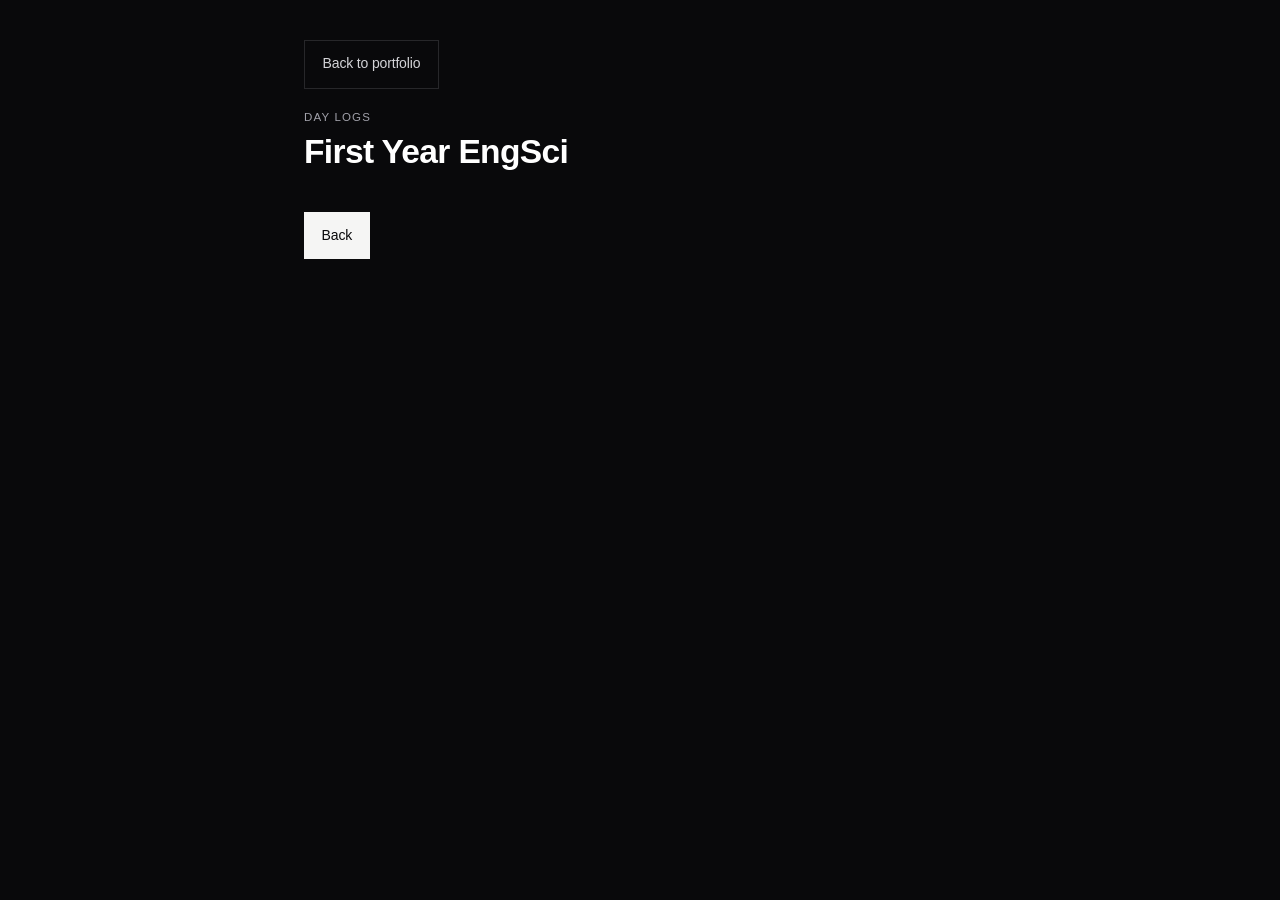
<file: first-year-engsci.html>
<!DOCTYPE html>
<html lang="en">
  <head>
    <meta charset="UTF-8" />
    <meta
      name="description"
      content="First Year EngSci: overview and notes from Year 1 in Engineering Science at UofT."
    />
    <meta name="viewport" content="width=device-width, initial-scale=1.0" />
    <link rel="icon" href="favicon.svg" type="image/svg+xml" />
    <link rel="icon" href="favicon-512.png" type="image/png" sizes="512x512" />
    <link rel="apple-touch-icon" href="apple-touch-icon.png" />
    <meta name="theme-color" content="#09090b" />
    <title>First Year EngSci | Junye</title>
    <link rel="stylesheet" href="styles.css" />
  </head>
  <body>
    <main class="project-page portfolio-page">
      <header class="portfolio-hero">
        <a class="back-link back-link-ghost" href="index.html">Back to portfolio</a>

        <p class="project-kicker">Day Logs</p>
        <h1 class="project-page-title">First Year EngSci</h1>
      </header>

      <a class="back-link" href="index.html">Back</a>
    </main>
  </body>
</html>
</file>
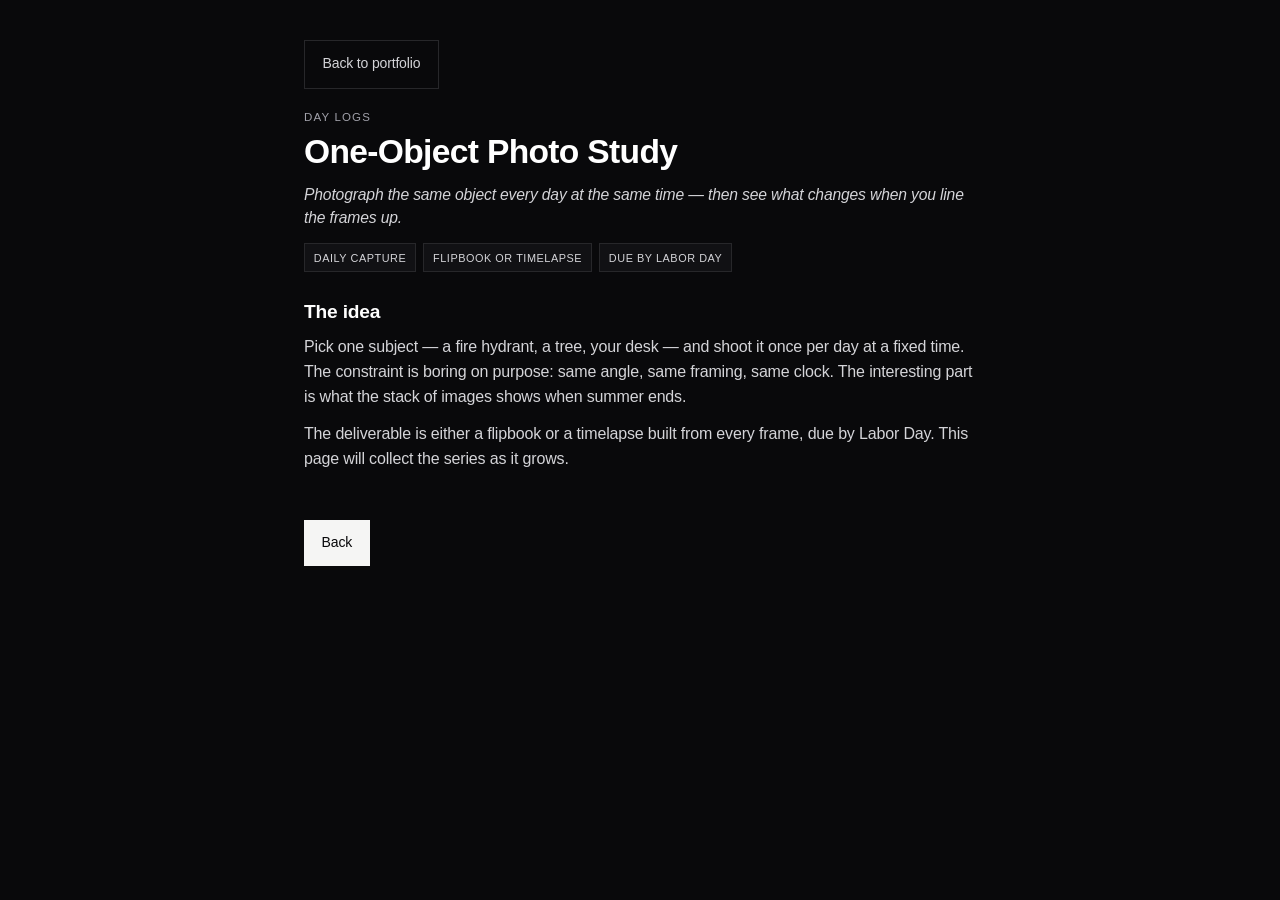
<file: one-object-photo-study.html>
<!DOCTYPE html>
<html lang="en">
  <head>
    <meta charset="UTF-8" />
    <meta
      name="description"
      content="One-Object Photo Study: daily photos of the same subject, compiled into a flipbook or timelapse by Labor Day."
    />
    <meta name="viewport" content="width=device-width, initial-scale=1.0" />
    <link rel="icon" href="favicon.svg" type="image/svg+xml" />
    <link rel="icon" href="favicon-512.png" type="image/png" sizes="512x512" />
    <link rel="apple-touch-icon" href="apple-touch-icon.png" />
    <meta name="theme-color" content="#09090b" />
    <title>One-Object Photo Study | Junye</title>
    <link rel="stylesheet" href="styles.css" />
  </head>
  <body>
    <main class="project-page portfolio-page">
      <header class="portfolio-hero">
        <a class="back-link back-link-ghost" href="index.html">Back to portfolio</a>

        <p class="project-kicker">Day Logs</p>
        <h1 class="project-page-title">One-Object Photo Study</h1>

        <p class="project-caption">
          <i>
            Photograph the same object every day at the same time — then see what
            changes when you line the frames up.
          </i>
        </p>

        <div class="project-facts">
          <span class="fact-pill">Daily capture</span>
          <span class="fact-pill">Flipbook or timelapse</span>
          <span class="fact-pill">Due by Labor Day</span>
        </div>
      </header>

      <section class="project-copy" id="overview">
        <h2 class="project-section-title">The idea</h2>

        <p>
          Pick one subject — a fire hydrant, a tree, your desk — and shoot it once
          per day at a fixed time. The constraint is boring on purpose: same angle,
          same framing, same clock. The interesting part is what the stack of
          images shows when summer ends.
        </p>

        <p>
          The deliverable is either a flipbook or a timelapse built from every
          frame, due by Labor Day. This page will collect the series as it grows.
        </p>
      </section>

      <a class="back-link" href="index.html">Back</a>
    </main>
  </body>
</html>
</file>
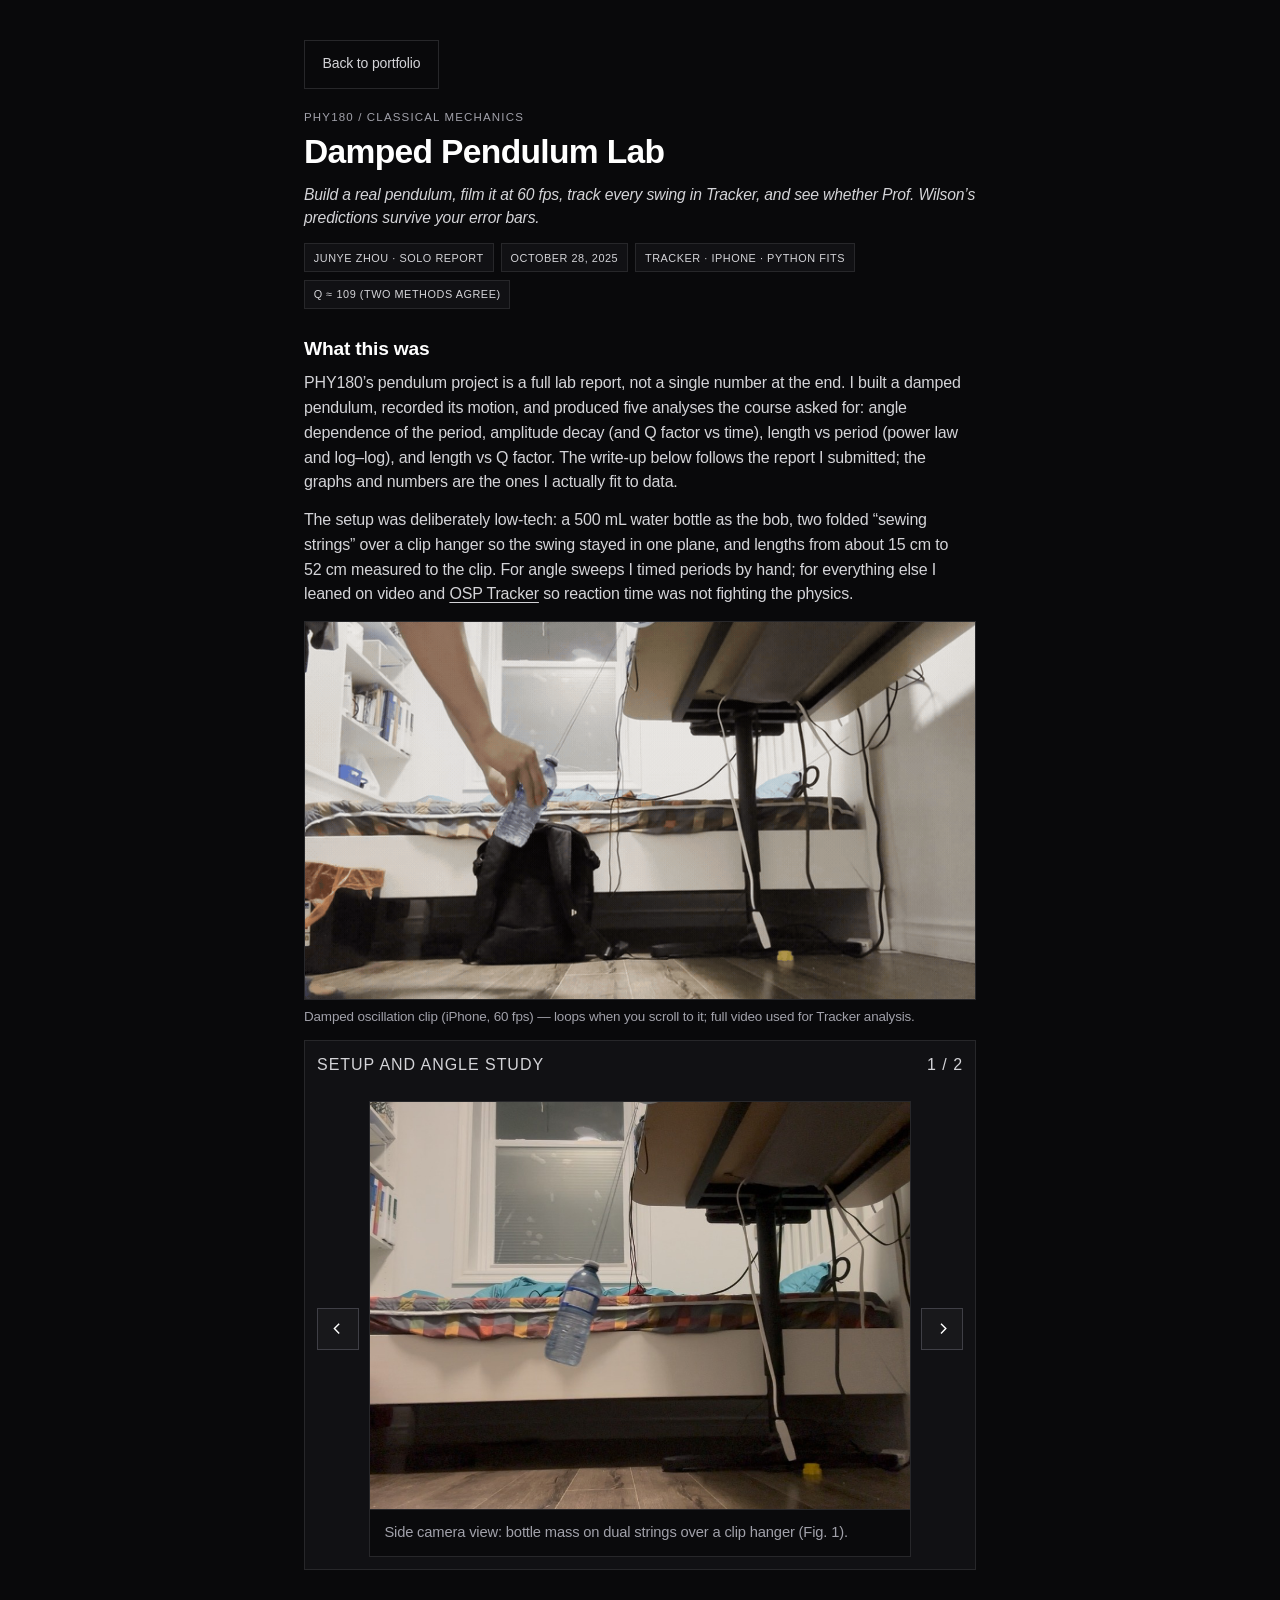
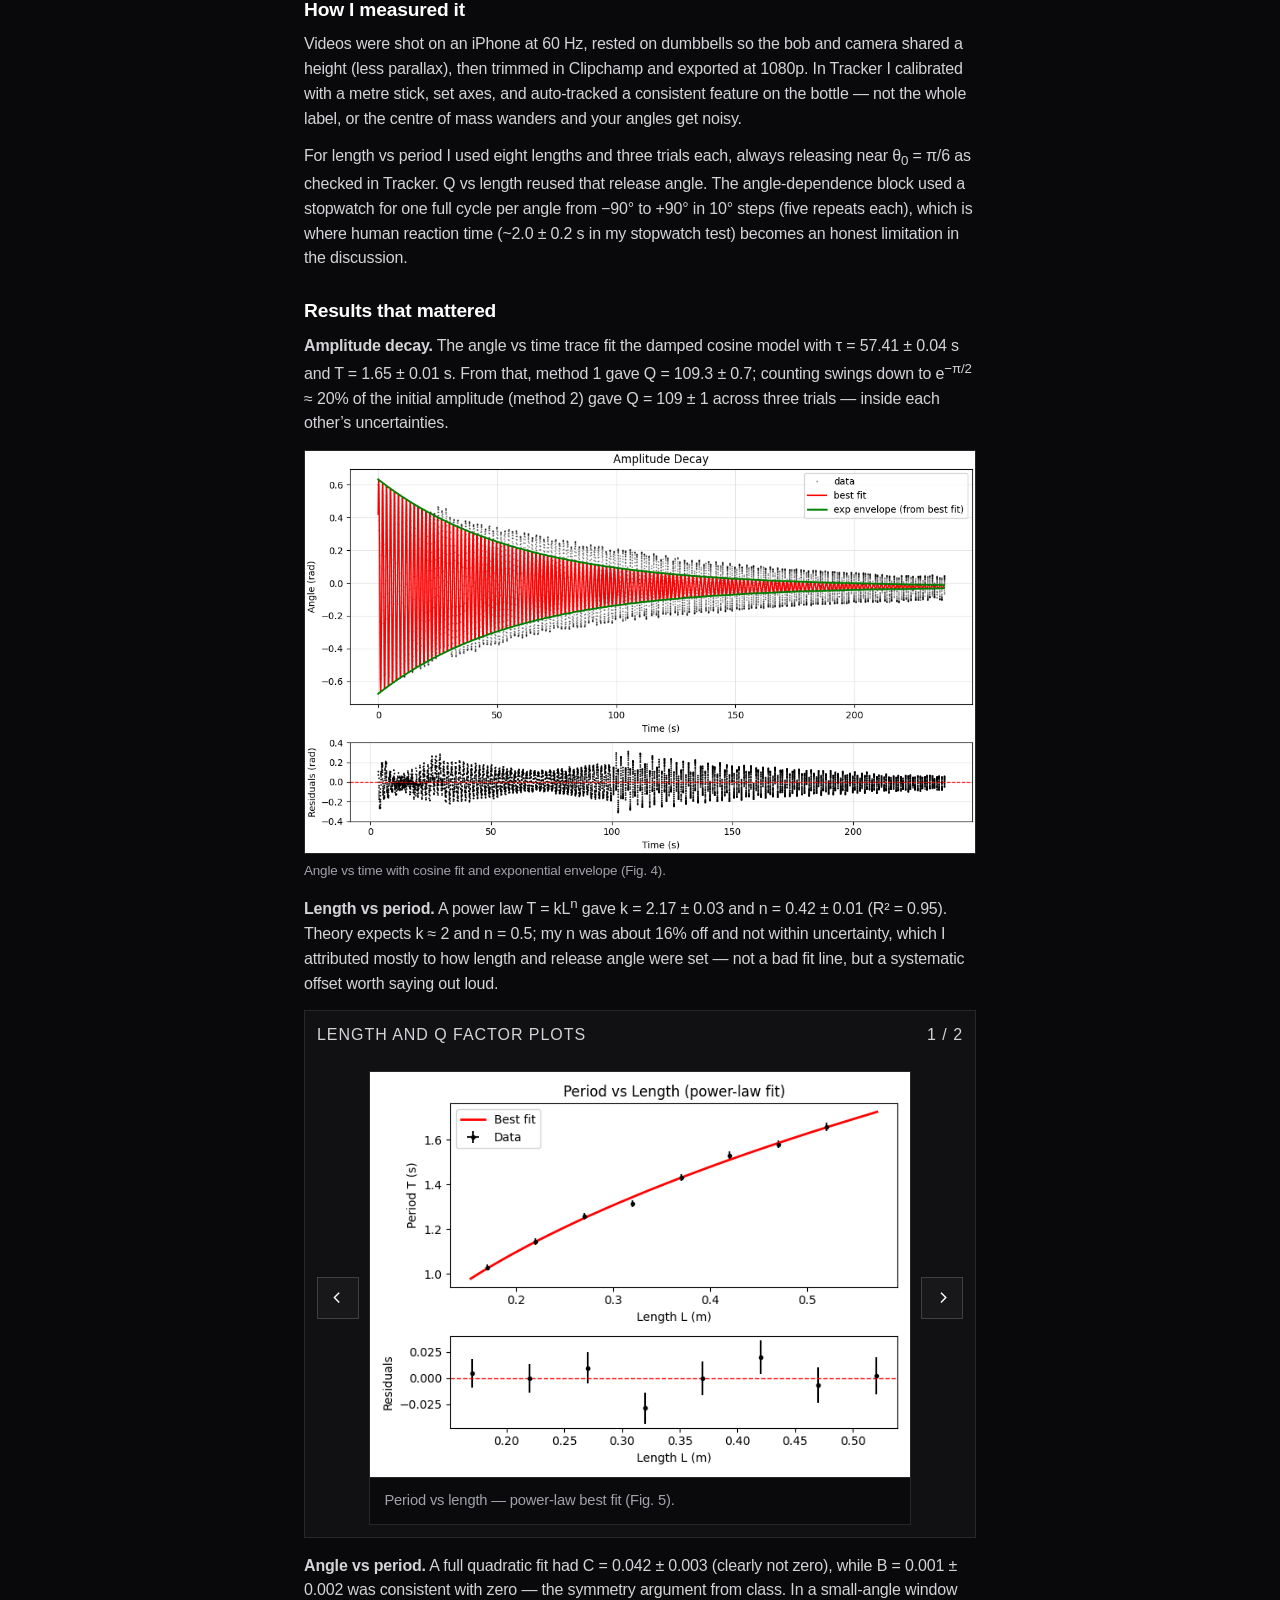
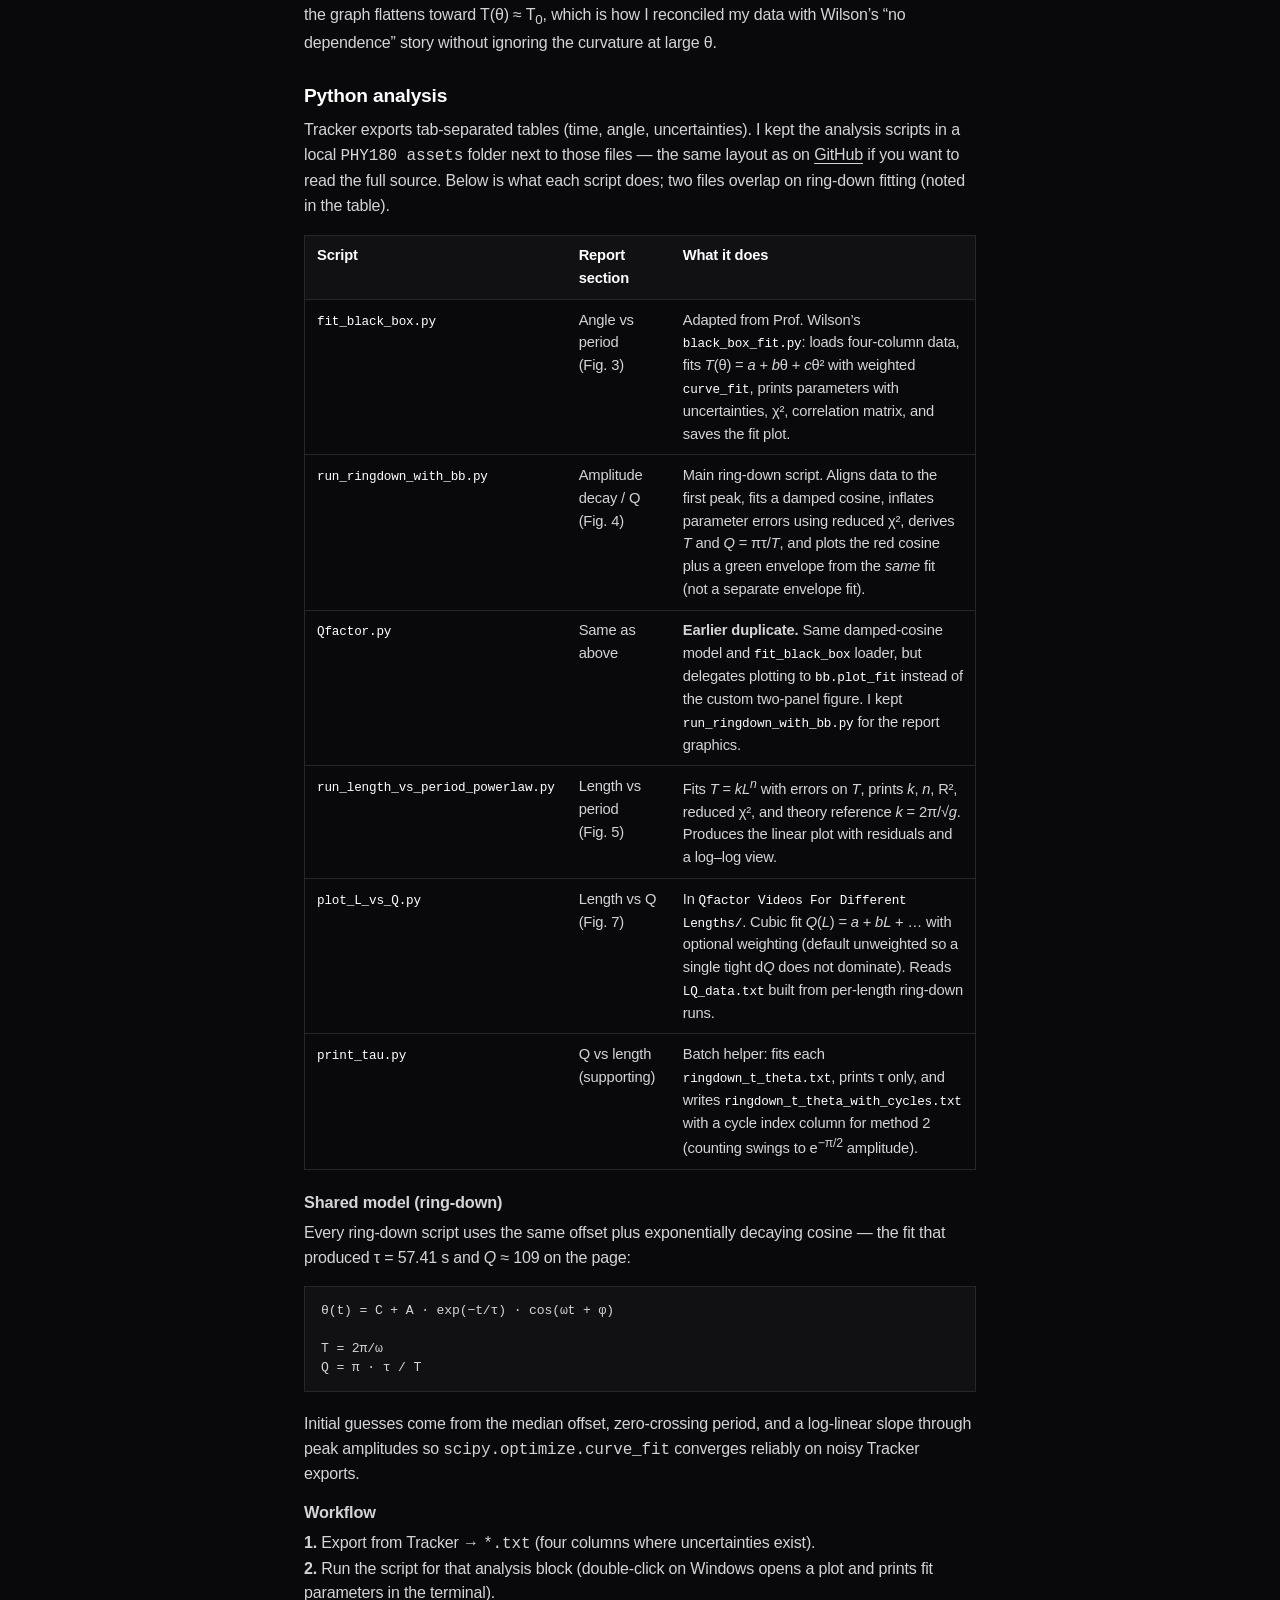
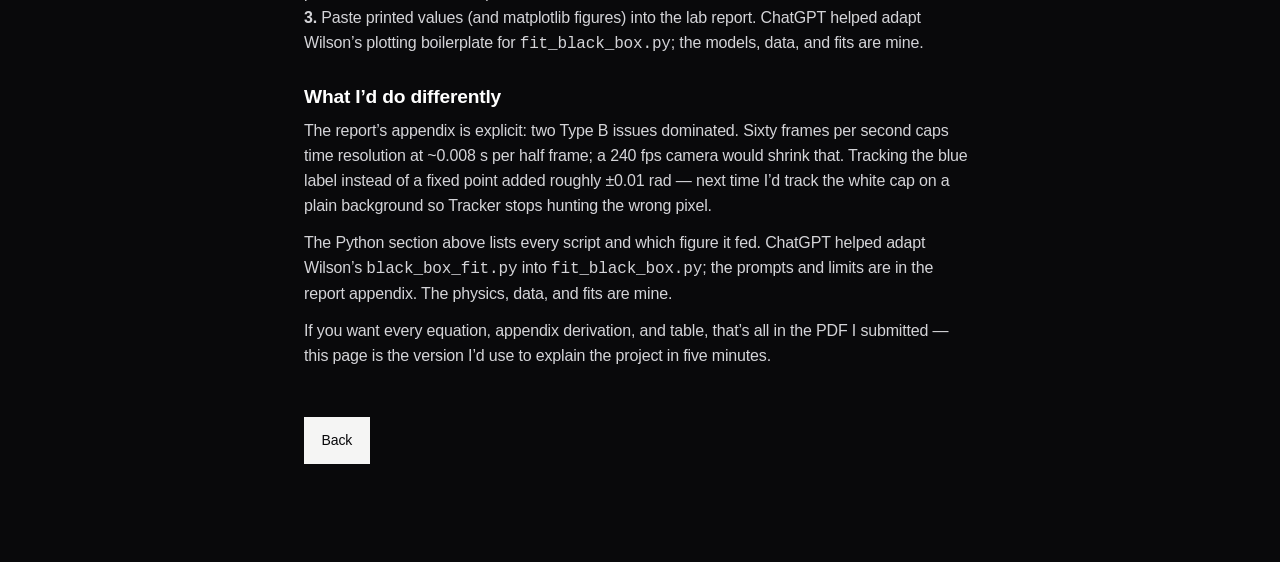
<file: phy180-pendulum.html>
<!DOCTYPE html>
<html lang="en">
  <head>
    <meta charset="UTF-8" />
    <meta
      name="description"
      content="PHY180 damped pendulum lab: video tracking in Tracker, five graphs, and uncertainty analysis by Junye Zhou."
    />
    <meta name="viewport" content="width=device-width, initial-scale=1.0" />
    <link rel="icon" href="favicon.svg" type="image/svg+xml" />
    <link rel="icon" href="favicon-512.png" type="image/png" sizes="512x512" />
    <link rel="apple-touch-icon" href="apple-touch-icon.png" />
    <meta name="theme-color" content="#09090b" />
    <title>PHY180 Damped Pendulum | Junye</title>
    <link rel="stylesheet" href="styles.css" />
  </head>
  <body>
    <main class="project-page portfolio-page">
      <header class="portfolio-hero">
        <a class="back-link back-link-ghost" href="index.html">Back to portfolio</a>

        <p class="project-kicker">PHY180 / Classical Mechanics</p>
        <h1 class="project-page-title">Damped Pendulum Lab</h1>

        <p class="project-caption">
          <i>
            Build a real pendulum, film it at 60&nbsp;fps, track every swing in
            Tracker, and see whether Prof.&nbsp;Wilson’s predictions survive your
            error bars.
          </i>
        </p>

        <div class="project-facts">
          <span class="fact-pill">Junye Zhou · solo report</span>
          <span class="fact-pill">October 28, 2025</span>
          <span class="fact-pill">Tracker · iPhone · Python fits</span>
          <span class="fact-pill">Q ≈ 109 (two methods agree)</span>
        </div>
      </header>

      <section class="project-copy" id="overview">
        <h2 class="project-section-title">What this was</h2>

        <p>
          PHY180’s pendulum project is a full lab report, not a single number at
          the end. I built a damped pendulum, recorded its motion, and produced
          five analyses the course asked for: angle dependence of the period,
          amplitude decay (and Q factor vs time), length vs period (power law and
          log–log), and length vs Q factor. The write-up below follows the report I
          submitted; the graphs and numbers are the ones I actually fit to data.
        </p>

        <p>
          The setup was deliberately low-tech: a 500&nbsp;mL water bottle as the
          bob, two folded “sewing strings” over a clip hanger so the swing stayed
          in one plane, and lengths from about 15&nbsp;cm to 52&nbsp;cm measured
          to the clip. For angle sweeps I timed periods by hand; for everything
          else I leaned on video and
          <a href="https://physlets.org/tracker/" target="_blank" rel="noreferrer">OSP Tracker</a>
          so reaction time was not fighting the physics.
        </p>

        <figure class="portfolio-figure video-figure">
          <div class="video-wrapper gif-wrapper">
            <img
              class="scroll-gif"
              src="assets/phy180-pendulum/pendulum-demo-poster.jpg"
              data-gif="assets/phy180-pendulum/pendulum-demo.gif"
              data-poster="assets/phy180-pendulum/pendulum-demo-poster.jpg"
              alt="Damped pendulum oscillating"
              width="720"
              height="405"
              loading="lazy"
            />
          </div>
          <figcaption>
            Damped oscillation clip (iPhone, 60&nbsp;fps) — loops when you scroll
            to it; full video used for Tracker analysis.
          </figcaption>
        </figure>

        <div
          class="figure-grid two-up"
          data-gallery-label="Setup and angle study"
        >
          <figure class="portfolio-figure">
            <img
              src="assets/phy180-pendulum/report-p2-img1.jpeg"
              alt="Side view of the pendulum setup with plastic bottle mass"
              loading="lazy"
            />
            <figcaption>
              Side camera view: bottle mass on dual strings over a clip hanger
              (Fig.&nbsp;1).
            </figcaption>
          </figure>

          <figure class="portfolio-figure">
            <img
              src="assets/phy180-pendulum/report-p3-img2.png"
              alt="Period versus initial release angle with quadratic fit"
              loading="lazy"
            />
            <figcaption>
              Period vs release angle — quadratic fit with
              T<sub>0</sub> = 1.523 ± 0.004&nbsp;s (Fig.&nbsp;3).
            </figcaption>
          </figure>
        </div>
      </section>

      <section class="project-copy" id="method">
        <h2 class="project-section-title">How I measured it</h2>

        <p>
          Videos were shot on an iPhone at 60&nbsp;Hz, rested on dumbbells so the
          bob and camera shared a height (less parallax), then trimmed in
          Clipchamp and exported at 1080p. In Tracker I calibrated with a metre
          stick, set axes, and auto-tracked a consistent feature on the bottle —
          not the whole label, or the centre of mass wanders and your angles get
          noisy.
        </p>

        <p>
          For length vs period I used eight lengths and three trials each, always
          releasing near θ<sub>0</sub> = π/6 as checked in Tracker. Q vs length
          reused that release angle. The angle-dependence block used a stopwatch
          for one full cycle per angle from −90° to +90° in 10° steps (five
          repeats each), which is where human reaction time (~2.0 ± 0.2&nbsp;s in
          my stopwatch test) becomes an honest limitation in the discussion.
        </p>
      </section>

      <section class="project-copy" id="results">
        <h2 class="project-section-title">Results that mattered</h2>

        <p>
          <strong>Amplitude decay.</strong> The angle vs time trace fit the damped
          cosine model with τ = 57.41 ± 0.04&nbsp;s and T = 1.65 ± 0.01&nbsp;s.
          From that, method&nbsp;1 gave Q = 109.3 ± 0.7; counting swings down to
          e<sup>−π/2</sup> ≈ 20% of the initial amplitude (method&nbsp;2) gave
          Q = 109 ± 1 across three trials — inside each other’s uncertainties.
        </p>

        <figure class="portfolio-figure">
          <img
            src="assets/phy180-pendulum/report-p4-img1.png"
            alt="Angle versus time with damped cosine fit and exponential envelope"
            loading="lazy"
          />
          <figcaption>
            Angle vs time with cosine fit and exponential envelope (Fig.&nbsp;4).
          </figcaption>
        </figure>

        <p>
          <strong>Length vs period.</strong> A power law T = kL<sup>n</sup> gave
          k = 2.17 ± 0.03 and n = 0.42 ± 0.01 (R² = 0.95). Theory expects
          k ≈ 2 and n = 0.5; my n was about 16% off and not within uncertainty,
          which I attributed mostly to how length and release angle were set — not
          a bad fit line, but a systematic offset worth saying out loud.
        </p>

        <div
          class="figure-grid two-up"
          data-gallery-label="Length and Q factor plots"
        >
          <figure class="portfolio-figure">
            <img
              src="assets/phy180-pendulum/report-p5-img1.png"
              alt="Period versus length power-law fit"
              loading="lazy"
            />
            <figcaption>
              Period vs length — power-law best fit (Fig.&nbsp;5).
            </figcaption>
          </figure>

          <figure class="portfolio-figure">
            <img
              src="assets/phy180-pendulum/report-p6-img1.png"
              alt="Q factor versus length with cubic fit"
              loading="lazy"
            />
            <figcaption>
              Q vs length — cubic fit, R² = 0.87 (Fig.&nbsp;7). Wilson had no
              fixed prediction here; the curve still looked real for this setup.
            </figcaption>
          </figure>
        </div>

        <p>
          <strong>Angle vs period.</strong> A full quadratic fit had
          C = 0.042 ± 0.003 (clearly not zero), while B = 0.001 ± 0.002 was
          consistent with zero — the symmetry argument from class. In a small-angle
          window the graph flattens toward T(θ) ≈ T<sub>0</sub>, which is how I
          reconciled my data with Wilson’s “no dependence” story without ignoring
          the curvature at large θ.
        </p>
      </section>

      <section class="project-copy" id="python">
        <h2 class="project-section-title">Python analysis</h2>

        <p>
          Tracker exports tab-separated tables (time, angle, uncertainties). I
          kept the analysis scripts in a local
          <code>PHY180 assets</code> folder next to those files — the same layout
          as on
          <a
            href="https://github.com/MoonlitJadeRabbit/MoonlitJadeRabbit.github.io/tree/main/PHY180%20assets"
            target="_blank"
            rel="noreferrer"
            >GitHub</a
          >
          if you want to read the full source. Below is what each script does; two
          files overlap on ring-down fitting (noted in the table).
        </p>

        <div class="script-table-wrap">
          <table class="script-table">
            <thead>
              <tr>
                <th scope="col">Script</th>
                <th scope="col">Report section</th>
                <th scope="col">What it does</th>
              </tr>
            </thead>
            <tbody>
              <tr>
                <td><code>fit_black_box.py</code></td>
                <td>Angle vs period (Fig.&nbsp;3)</td>
                <td>
                  Adapted from Prof.&nbsp;Wilson’s
                  <code>black_box_fit.py</code>: loads four-column data, fits
                  <em>T</em>(θ) = <em>a</em> + <em>b</em>θ + <em>c</em>θ² with
                  weighted <code>curve_fit</code>, prints parameters with
                  uncertainties, χ², correlation matrix, and saves the fit plot.
                </td>
              </tr>
              <tr>
                <td><code>run_ringdown_with_bb.py</code></td>
                <td>Amplitude decay / Q (Fig.&nbsp;4)</td>
                <td>
                  Main ring-down script. Aligns data to the first peak, fits a
                  damped cosine, inflates parameter errors using reduced χ²,
                  derives <em>T</em> and <em>Q</em> = πτ/<em>T</em>, and plots the
                  red cosine plus a green envelope from the <em>same</em> fit
                  (not a separate envelope fit).
                </td>
              </tr>
              <tr>
                <td><code>Qfactor.py</code></td>
                <td>Same as above</td>
                <td>
                  <strong>Earlier duplicate.</strong> Same damped-cosine model and
                  <code>fit_black_box</code> loader, but delegates plotting to
                  <code>bb.plot_fit</code> instead of the custom two-panel figure.
                  I kept <code>run_ringdown_with_bb.py</code> for the report
                  graphics.
                </td>
              </tr>
              <tr>
                <td><code>run_length_vs_period_powerlaw.py</code></td>
                <td>Length vs period (Fig.&nbsp;5)</td>
                <td>
                  Fits <em>T</em> = <em>kL<sup>n</sup></em> with errors on
                  <em>T</em>, prints <em>k</em>, <em>n</em>, R², reduced χ², and
                  theory reference <em>k</em> = 2π/√<em>g</em>. Produces the
                  linear plot with residuals and a log–log view.
                </td>
              </tr>
              <tr>
                <td><code>plot_L_vs_Q.py</code></td>
                <td>Length vs Q (Fig.&nbsp;7)</td>
                <td>
                  In <code>Qfactor Videos For Different Lengths/</code>. Cubic
                  fit <em>Q</em>(<em>L</em>) = <em>a</em> + <em>bL</em> + … with
                  optional weighting (default unweighted so a single tight d<em>Q</em>
                  does not dominate). Reads <code>LQ_data.txt</code> built from
                  per-length ring-down runs.
                </td>
              </tr>
              <tr>
                <td><code>print_tau.py</code></td>
                <td>Q vs length (supporting)</td>
                <td>
                  Batch helper: fits each <code>ringdown_t_theta.txt</code>,
                  prints τ only, and writes
                  <code>ringdown_t_theta_with_cycles.txt</code> with a cycle index
                  column for method&nbsp;2 (counting swings to
                  e<sup>−π/2</sup> amplitude).
                </td>
              </tr>
            </tbody>
          </table>
        </div>

        <h3 class="project-subsection-title">Shared model (ring-down)</h3>

        <p>
          Every ring-down script uses the same offset plus exponentially decaying
          cosine — the fit that produced τ = 57.41&nbsp;s and
          <em>Q</em> ≈ 109 on the page:
        </p>

        <div class="code-snippet">
          <pre>θ(t) = C + A · exp(−t/τ) · cos(ωt + φ)

T = 2π/ω
Q = π · τ / T</pre>
        </div>

        <p>
          Initial guesses come from the median offset, zero-crossing period, and
          a log-linear slope through peak amplitudes so
          <code>scipy.optimize.curve_fit</code> converges reliably on noisy
          Tracker exports.
        </p>

        <h3 class="project-subsection-title">Workflow</h3>

        <p>
          <strong>1.</strong> Export from Tracker → <code>*.txt</code> (four
          columns where uncertainties exist).<br />
          <strong>2.</strong> Run the script for that analysis block (double-click
          on Windows opens a plot and prints fit parameters in the terminal).<br />
          <strong>3.</strong> Paste printed values (and matplotlib figures) into
          the lab report. ChatGPT helped adapt Wilson’s plotting boilerplate for
          <code>fit_black_box.py</code>; the models, data, and fits are mine.
        </p>
      </section>

      <section class="project-copy" id="takeaways">
        <h2 class="project-section-title">What I’d do differently</h2>

        <p>
          The report’s appendix is explicit: two Type&nbsp;B issues dominated.
          Sixty frames per second caps time resolution at ~0.008&nbsp;s per half
          frame; a 240&nbsp;fps camera would shrink that. Tracking the blue label
          instead of a fixed point added roughly ±0.01&nbsp;rad — next time I’d
          track the white cap on a plain background so Tracker stops hunting the
          wrong pixel.
        </p>

        <p>
          The Python section above lists every script and which figure it fed.
          ChatGPT helped adapt Wilson’s <code>black_box_fit.py</code> into
          <code>fit_black_box.py</code>; the prompts and limits are in the report
          appendix. The physics, data, and fits are mine.
        </p>

        <p>
          If you want every equation, appendix derivation, and table, that’s all
          in the PDF I submitted — this page is the version I’d use to explain the
          project in five minutes.
        </p>
      </section>

      <a class="back-link" href="index.html">Back</a>
    </main>

    <script src="reference-gallery.js"></script>
    <script src="image-lightbox.js"></script>
    <script src="scroll-gif.js"></script>
  </body>
</html>
</file>
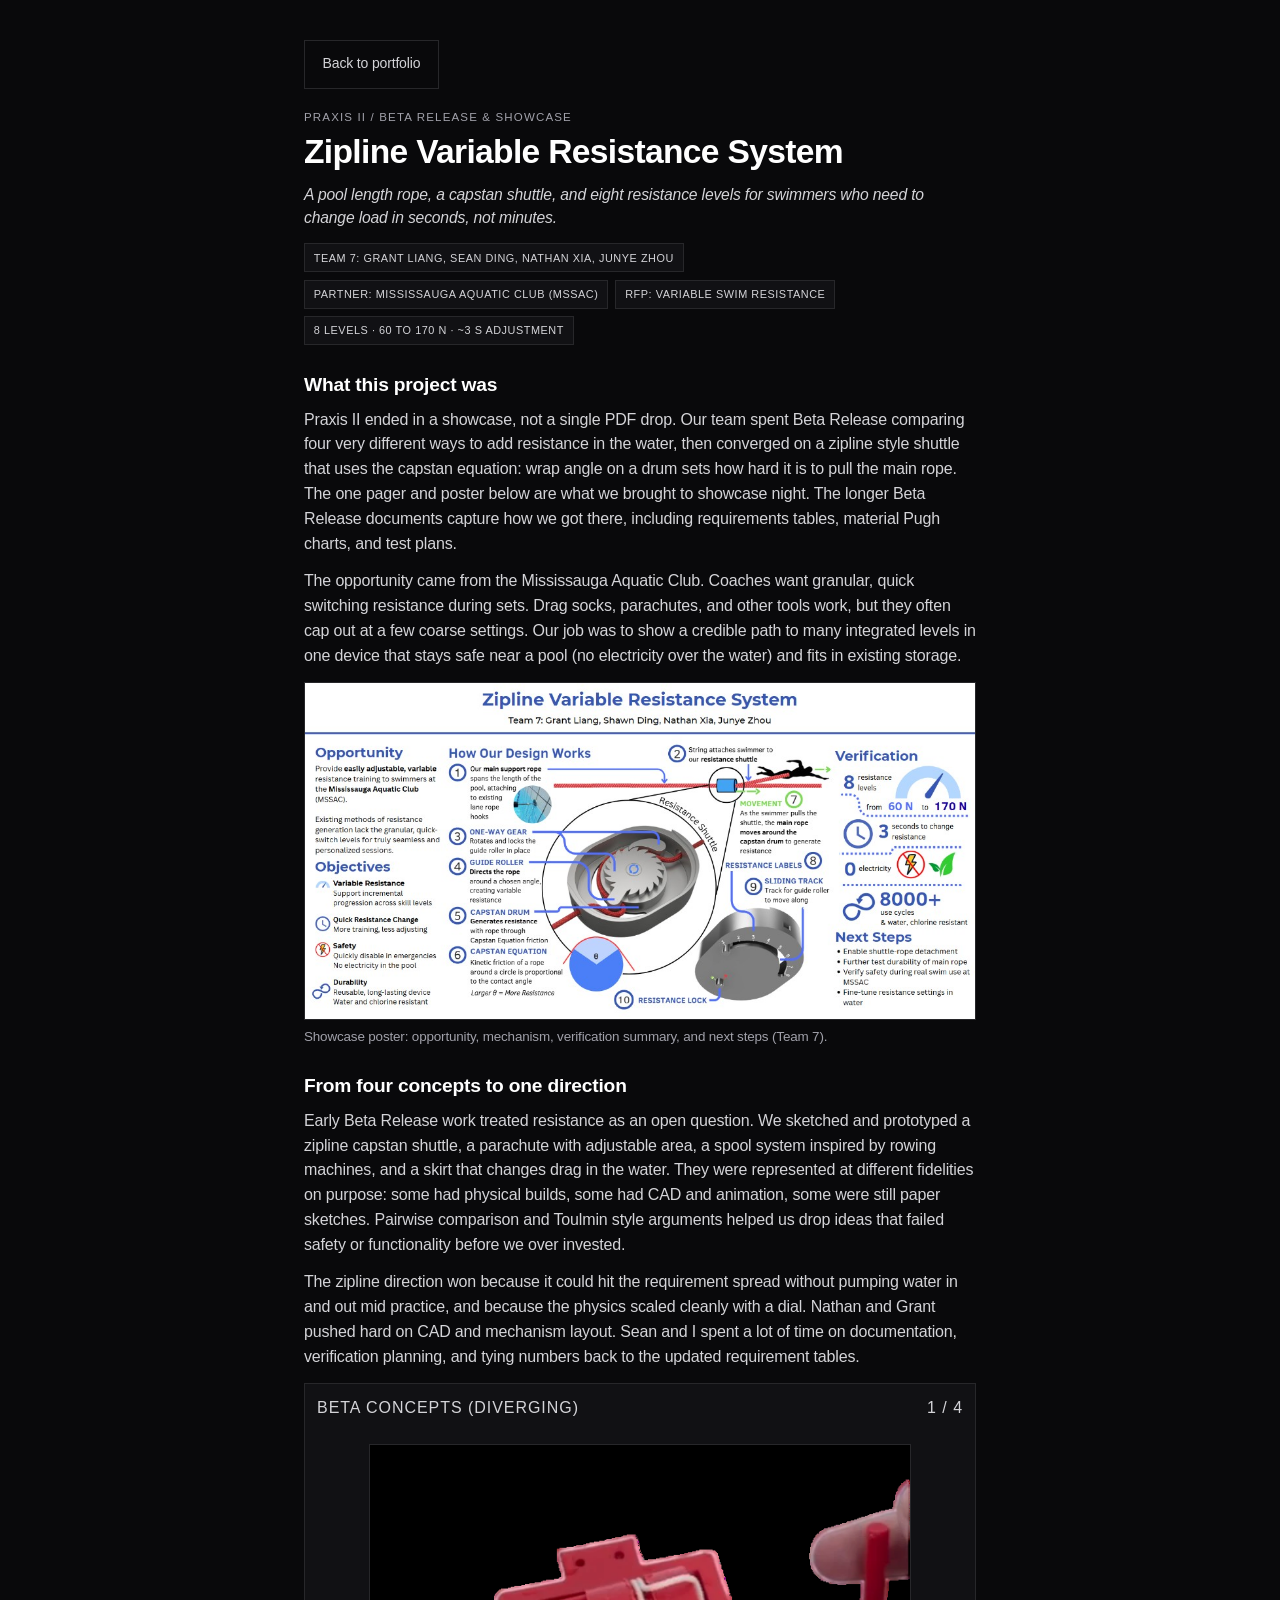
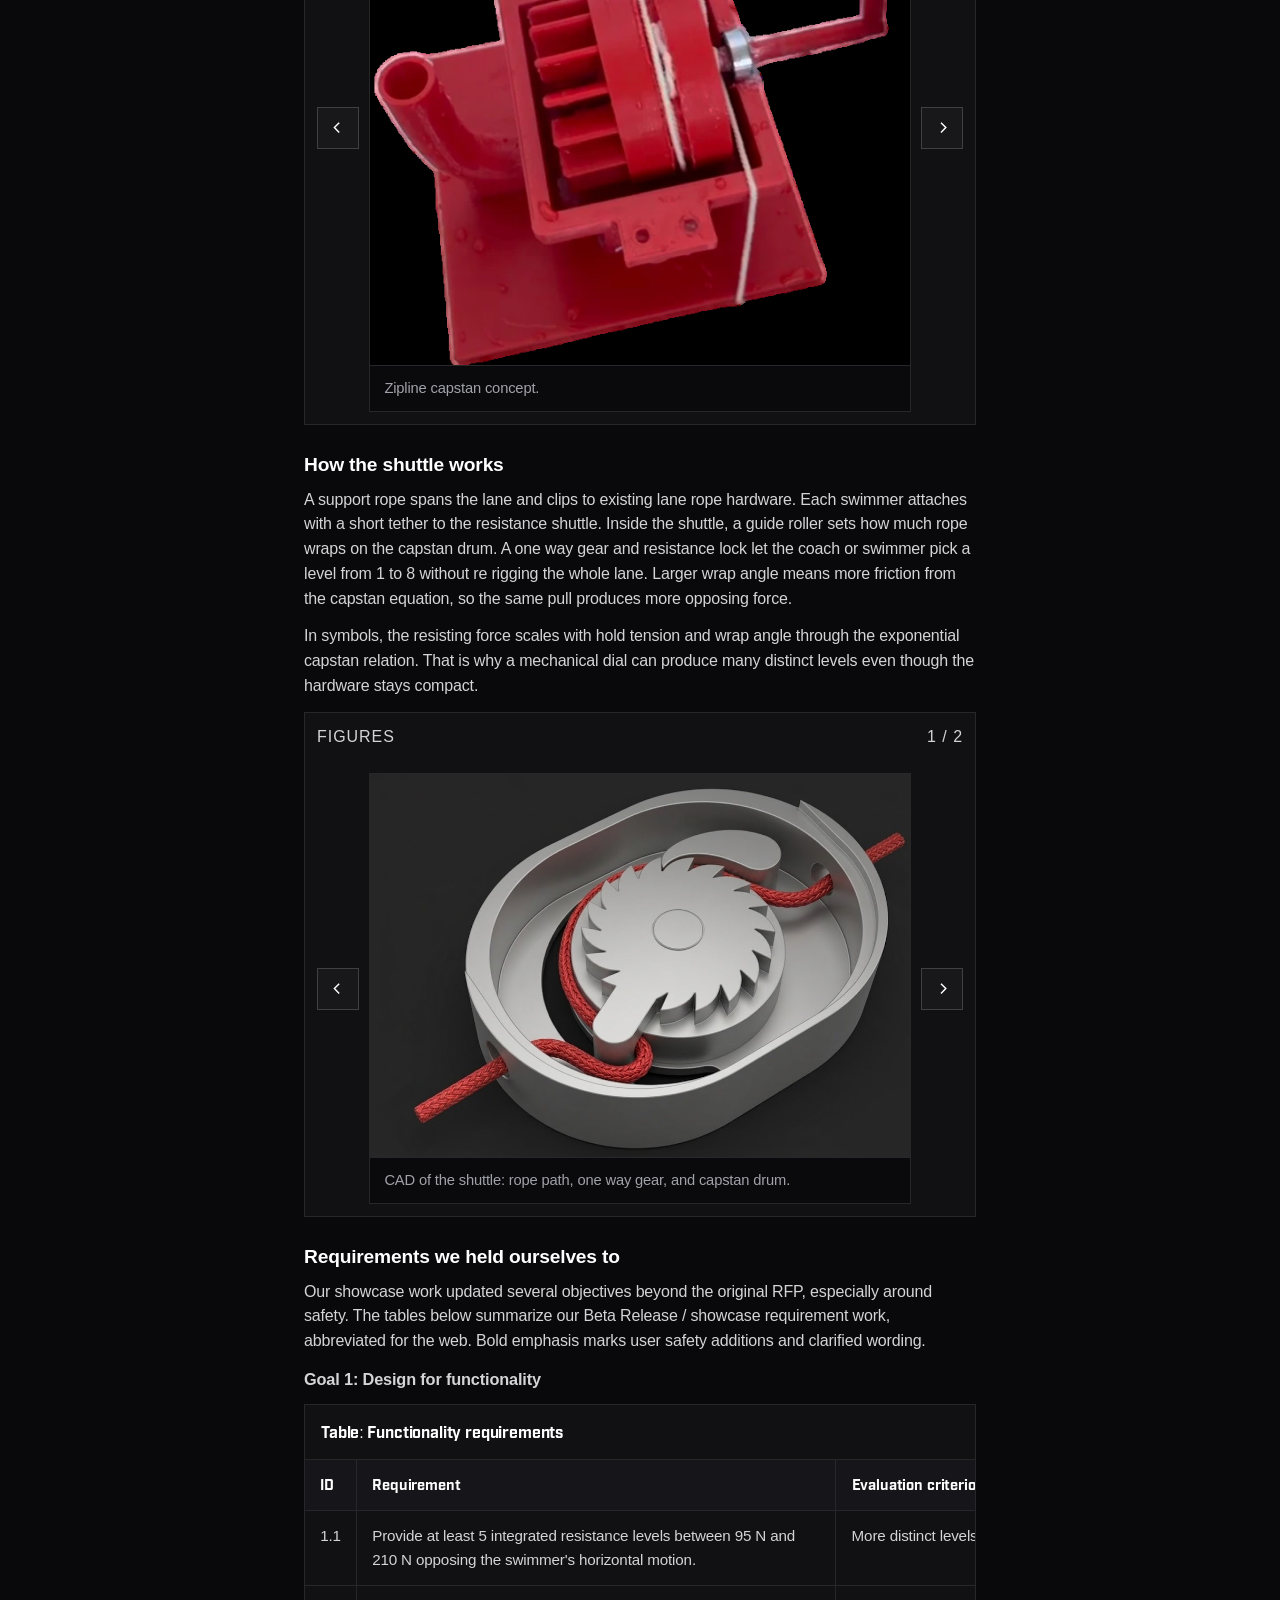
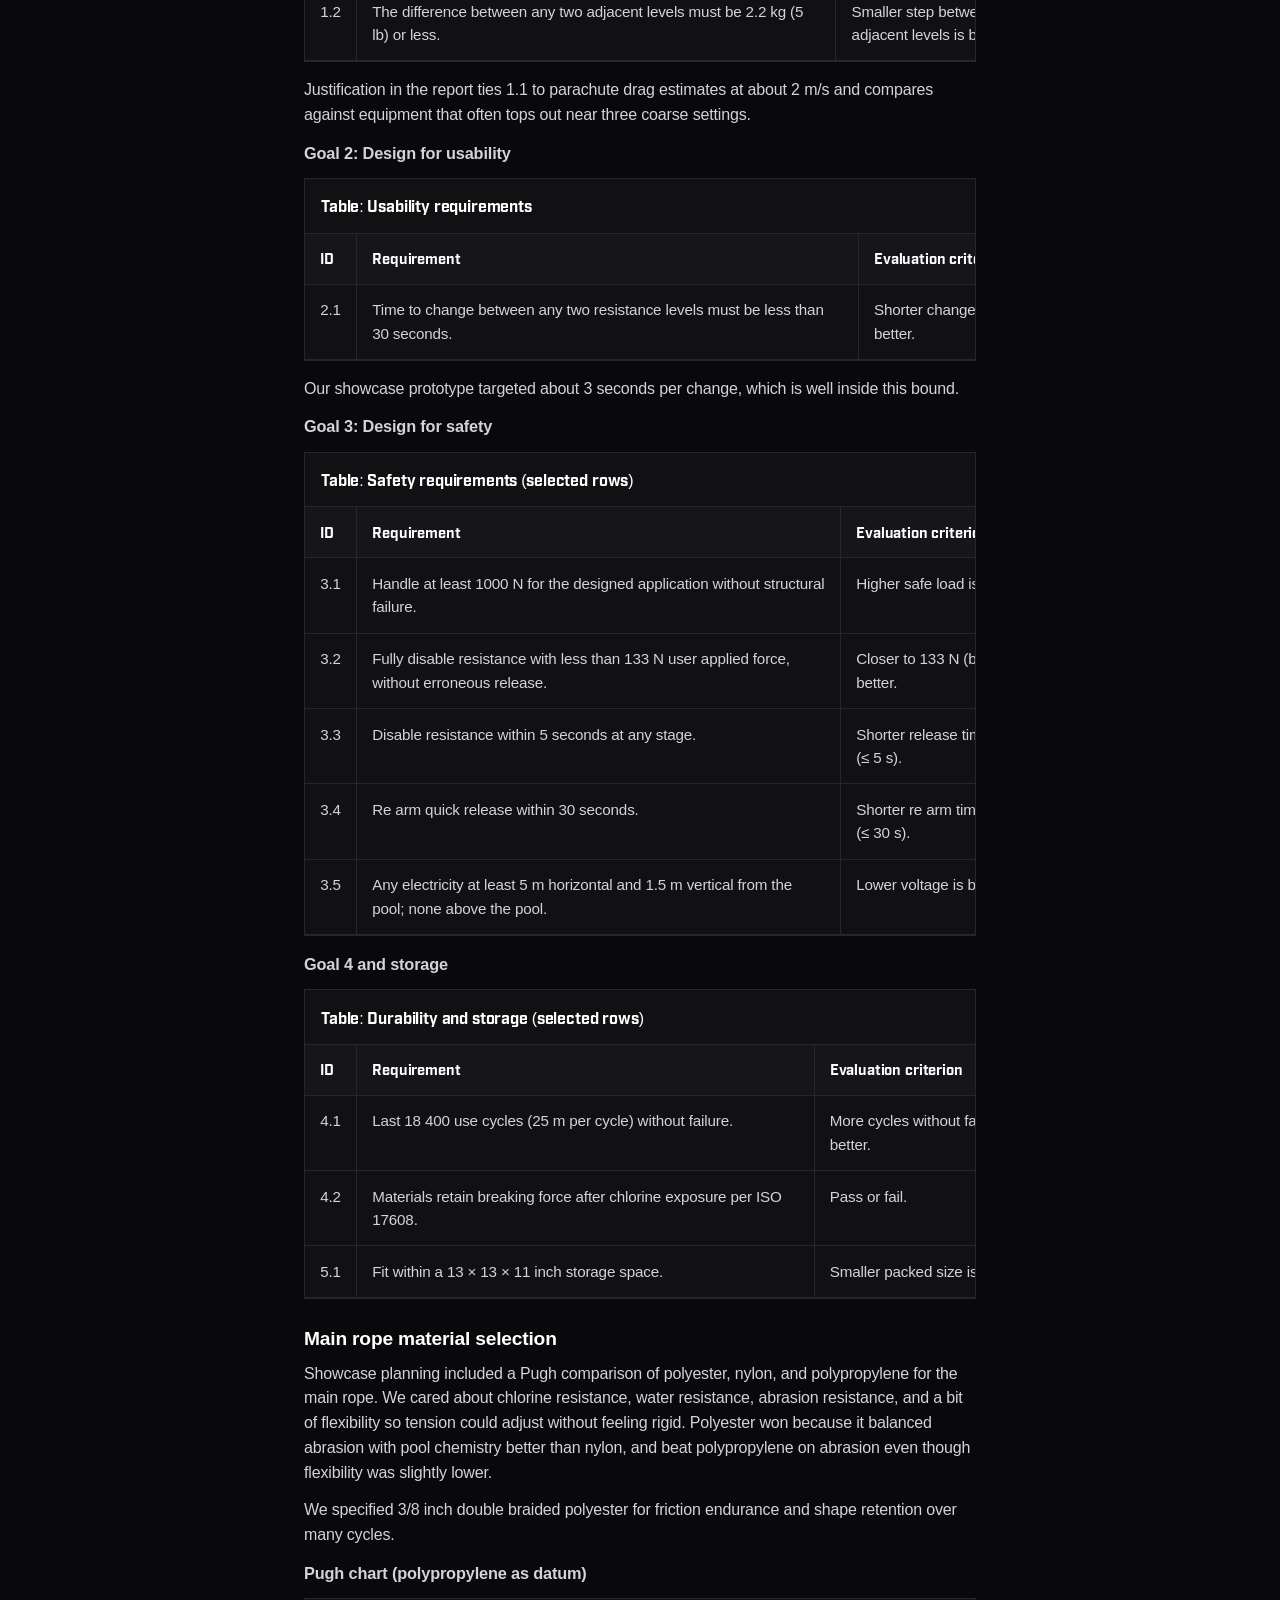
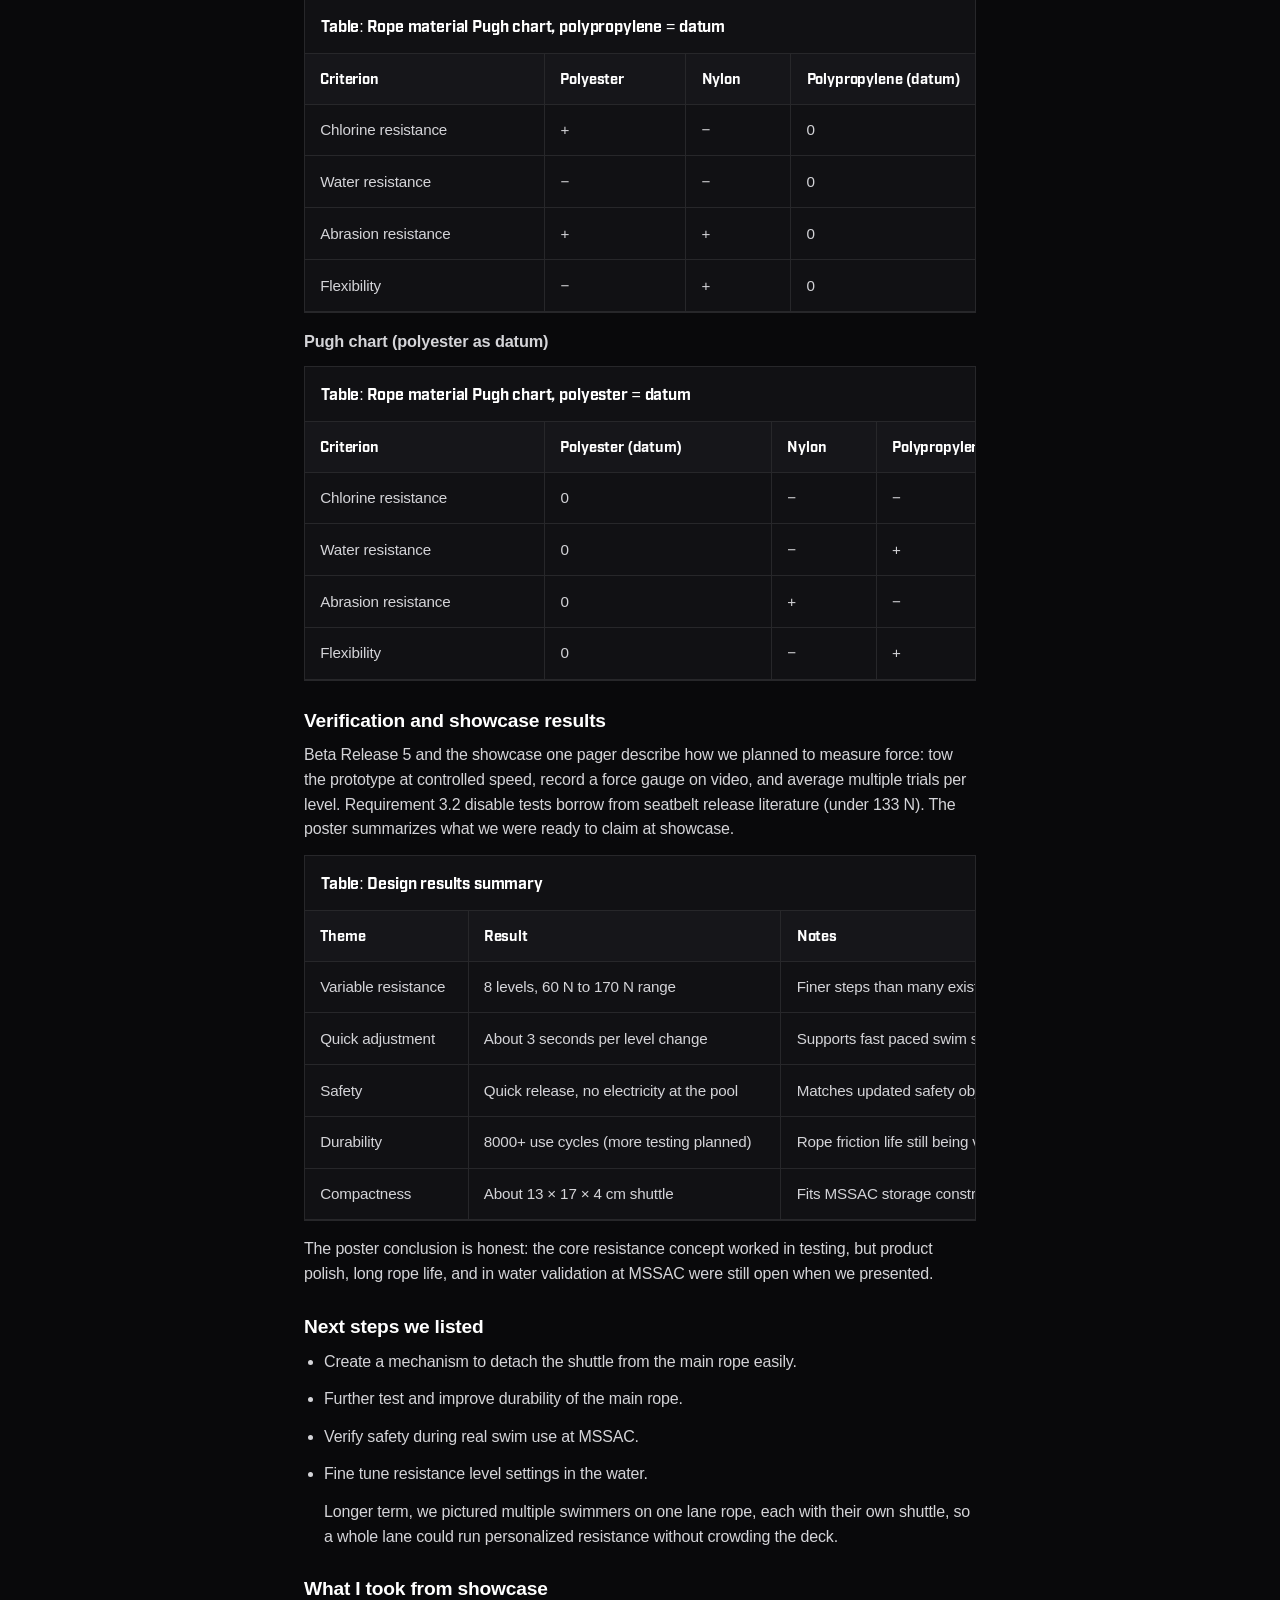
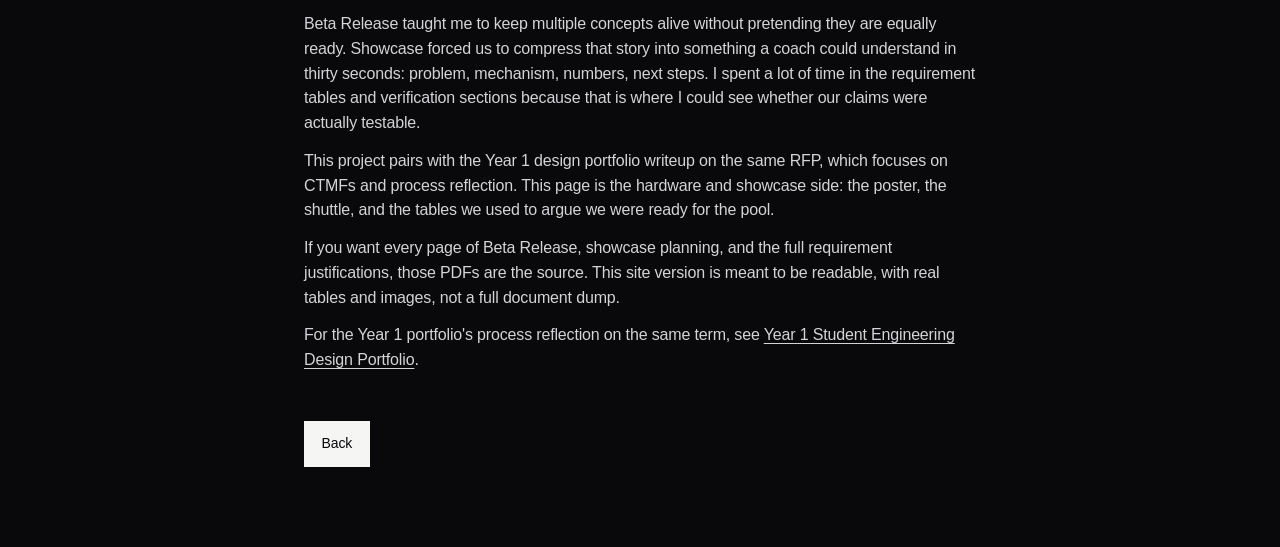
<file: praxis-zipline-showcase.html>
<!DOCTYPE html>
<html lang="en">
  <head>
    <meta charset="UTF-8" />
    <meta
      name="description"
      content="Praxis II Showcase: Zipline Variable Resistance System for MSSAC swim training, Team 7 Beta Release through showcase."
    />
    <meta name="viewport" content="width=device-width, initial-scale=1.0" />
    <link rel="icon" href="favicon.svg" type="image/svg+xml" />
    <link rel="icon" href="favicon-512.png" type="image/png" sizes="512x512" />
    <link rel="apple-touch-icon" href="apple-touch-icon.png" />
    <meta name="theme-color" content="#09090b" />
    <title>Praxis II Zipline Showcase | Junye</title>
    <link rel="stylesheet" href="styles.css" />
  </head>
  <body>
    <main class="project-page portfolio-page">
      <header class="portfolio-hero">
        <a class="back-link back-link-ghost" href="index.html">Back to portfolio</a>

        <p class="project-kicker">Praxis II / Beta Release &amp; Showcase</p>
        <h1 class="project-page-title">Zipline Variable Resistance System</h1>

        <p class="project-caption">
          <i>
            A pool length rope, a capstan shuttle, and eight resistance levels for
            swimmers who need to change load in seconds, not minutes.
          </i>
        </p>

        <div class="project-facts">
          <span class="fact-pill">Team 7: Grant Liang, Sean Ding, Nathan Xia, Junye Zhou</span>
          <span class="fact-pill">Partner: Mississauga Aquatic Club (MSSAC)</span>
          <span class="fact-pill">RFP: variable swim resistance</span>
          <span class="fact-pill">8 levels · 60 to 170 N · ~3 s adjustment</span>
        </div>
      </header>

      <section class="project-copy" id="overview">
        <h2 class="project-section-title">What this project was</h2>

        <p>
          Praxis II ended in a showcase, not a single PDF drop. Our team spent
          Beta Release comparing four very different ways to add resistance in
          the water, then converged on a zipline style shuttle that uses the
          capstan equation: wrap angle on a drum sets how hard it is to pull the
          main rope. The one pager and poster below are what we brought to
          showcase night. The longer Beta Release documents capture how we got
          there, including requirements tables, material Pugh charts, and test
          plans.
        </p>

        <p>
          The opportunity came from the Mississauga Aquatic Club. Coaches want
          granular, quick switching resistance during sets. Drag socks, parachutes,
          and other tools work, but they often cap out at a few coarse settings.
          Our job was to show a credible path to many integrated levels in one
          device that stays safe near a pool (no electricity over the water) and
          fits in existing storage.
        </p>

        <figure class="portfolio-figure">
          <div class="portfolio-figure-media">
            <img
              src="assets/praxis-zipline/showcase-poster.png"
              alt="Showcase poster for the Zipline Variable Resistance System"
              loading="lazy"
            />
          </div>
          <figcaption>
            Showcase poster: opportunity, mechanism, verification summary, and
            next steps (Team 7).
          </figcaption>
        </figure>
      </section>

      <section class="project-copy" id="beta-arc">
        <h2 class="project-section-title">From four concepts to one direction</h2>

        <p>
          Early Beta Release work treated resistance as an open question. We
          sketched and prototyped a zipline capstan shuttle, a parachute with
          adjustable area, a spool system inspired by rowing machines, and a
          skirt that changes drag in the water. They were represented at different
          fidelities on purpose: some had physical builds, some had CAD and
          animation, some were still paper sketches. Pairwise comparison and
          Toulmin style arguments helped us drop ideas that failed safety or
          functionality before we over invested.
        </p>

        <p>
          The zipline direction won because it could hit the requirement spread
          without pumping water in and out mid practice, and because the physics
          scaled cleanly with a dial. Nathan and Grant pushed hard on CAD and
          mechanism layout. Sean and I spent a lot of time on documentation,
          verification planning, and tying numbers back to the updated
          requirement tables.
        </p>

        <div
          class="reference-gallery"
          data-reference-gallery
          tabindex="0"
          aria-roledescription="carousel"
          aria-label="Beta Release concept sketches"
        >
          <div class="reference-gallery-toolbar">
            <p class="reference-gallery-label">Beta concepts (diverging)</p>
            <p class="reference-gallery-counter" data-gallery-counter>1 / 4</p>
          </div>

          <div class="reference-gallery-frame">
            <button
              type="button"
              class="reference-gallery-arrow"
              data-gallery-prev
              aria-label="Previous concept"
            >
              <svg viewBox="0 0 24 24" aria-hidden="true">
                <path d="M14 6l-6 6 6 6"></path>
              </svg>
            </button>

            <div class="reference-gallery-viewport">
              <figure class="reference-gallery-slide is-active">
                <div class="reference-gallery-media">
                  <img
                    src="assets/year1-portfolio/img-033.png"
                    alt="Zipline capstan concept"
                    loading="lazy"
                  />
                </div>
                <figcaption>Zipline capstan concept.</figcaption>
              </figure>

              <figure class="reference-gallery-slide" hidden>
                <div class="reference-gallery-media">
                  <img
                    src="assets/year1-portfolio/img-029.png"
                    alt="Parachute resistance concept"
                    loading="lazy"
                  />
                </div>
                <figcaption>Parachute functionality concept.</figcaption>
              </figure>

              <figure class="reference-gallery-slide" hidden>
                <div class="reference-gallery-media">
                  <img
                    src="assets/year1-portfolio/img-031.png"
                    alt="Skirt drag concept"
                    loading="lazy"
                  />
                </div>
                <figcaption>Skirt concept.</figcaption>
              </figure>

              <figure class="reference-gallery-slide" hidden>
                <div class="reference-gallery-media">
                  <img
                    src="assets/year1-portfolio/img-027.png"
                    alt="Rowing machine inspired spool concept"
                    loading="lazy"
                  />
                </div>
                <figcaption>Rowing machine inspired spool concept.</figcaption>
              </figure>
            </div>

            <button
              type="button"
              class="reference-gallery-arrow"
              data-gallery-next
              aria-label="Next concept"
            >
              <svg viewBox="0 0 24 24" aria-hidden="true">
                <path d="M10 6l6 6-6 6"></path>
              </svg>
            </button>
          </div>

        </div>
      </section>

      <section class="project-copy" id="mechanism">
        <h2 class="project-section-title">How the shuttle works</h2>

        <p>
          A support rope spans the lane and clips to existing lane rope hardware.
          Each swimmer attaches with a short tether to the resistance shuttle. Inside
          the shuttle, a guide roller sets how much rope wraps on the capstan drum.
          A one way gear and resistance lock let the coach or swimmer pick a level
          from 1 to 8 without re rigging the whole lane. Larger wrap angle means more
          friction from the capstan equation, so the same pull produces more
          opposing force.
        </p>

        <p>
          In symbols, the resisting force scales with hold tension and wrap angle
          through the exponential capstan relation. That is why a mechanical dial
          can produce many distinct levels even though the hardware stays compact.
        </p>

        <div class="figure-grid two-up">
          <figure class="portfolio-figure">
            <div class="portfolio-figure-media">
              <img
                src="assets/praxis-zipline/resistance-shuttle-cad.png?v=4"
                alt="CAD render of the resistance shuttle mechanism with rope path"
                loading="lazy"
              />
            </div>
            <figcaption>
              CAD of the shuttle: rope path, one way gear, and capstan drum.
            </figcaption>
          </figure>

          <figure class="portfolio-figure">
            <div class="portfolio-figure-media">
              <img
                src="assets/praxis-zipline/beta4-p9-img1.jpeg"
                alt="Prototype testing setup for resistance measurement"
                loading="lazy"
              />
            </div>
            <figcaption>
              Tow style testing sketch for resistance measurement verification.
            </figcaption>
          </figure>
        </div>
      </section>

      <section class="project-copy" id="requirements">
        <h2 class="project-section-title">Requirements we held ourselves to</h2>

        <p>
          Our showcase work updated several objectives beyond the original RFP,
          especially around safety. The tables below summarize our Beta Release /
          showcase requirement work, abbreviated for the web. Bold emphasis marks
          user safety additions and clarified wording.
        </p>

        <h3 class="project-subsection-title">Goal 1: Design for functionality</h3>

        <div class="table-wrap">
          <table class="portfolio-table">
            <caption>
              Table: Functionality requirements
            </caption>
            <thead>
              <tr>
                <th>ID</th>
                <th>Requirement</th>
                <th>Evaluation criterion</th>
              </tr>
            </thead>
            <tbody>
              <tr>
                <td>1.1</td>
                <td>
                  Provide at least 5 integrated resistance levels between 95 N
                  and 210 N opposing the swimmer's horizontal motion.
                </td>
                <td>More distinct levels is better.</td>
              </tr>
              <tr>
                <td>1.2</td>
                <td>
                  The difference between any two adjacent levels must be 2.2
                  kg (5 lb) or less.
                </td>
                <td>Smaller step between adjacent levels is better.</td>
              </tr>
            </tbody>
          </table>
        </div>

        <p class="table-note">
          Justification in the report ties 1.1 to parachute drag estimates at
          about 2 m/s and compares against equipment that often tops out near
          three coarse settings.
        </p>

        <h3 class="project-subsection-title">Goal 2: Design for usability</h3>

        <div class="table-wrap">
          <table class="portfolio-table">
            <caption>Table: Usability requirements</caption>
            <thead>
              <tr>
                <th>ID</th>
                <th>Requirement</th>
                <th>Evaluation criterion</th>
              </tr>
            </thead>
            <tbody>
              <tr>
                <td>2.1</td>
                <td>
                  Time to change between any two resistance levels must be less
                  than 30 seconds.
                </td>
                <td>Shorter change time is better.</td>
              </tr>
            </tbody>
          </table>
        </div>

        <p class="table-note">
          Our showcase prototype targeted about 3 seconds per change, which is
          well inside this bound.
        </p>

        <h3 class="project-subsection-title">Goal 3: Design for safety</h3>

        <div class="table-wrap">
          <table class="portfolio-table">
            <caption>Table: Safety requirements (selected rows)</caption>
            <thead>
              <tr>
                <th>ID</th>
                <th>Requirement</th>
                <th>Evaluation criterion</th>
              </tr>
            </thead>
            <tbody>
              <tr>
                <td>3.1</td>
                <td>
                  Handle at least 1000 N for the designed application without
                  structural failure.
                </td>
                <td>Higher safe load is better.</td>
              </tr>
              <tr>
                <td>3.2</td>
                <td>
                  Fully disable resistance with less than 133 N user applied
                  force, without erroneous release.
                </td>
                <td>Closer to 133 N (below) is better.</td>
              </tr>
              <tr>
                <td>3.3</td>
                <td>Disable resistance within 5 seconds at any stage.</td>
                <td>Shorter release time is better (≤ 5 s).</td>
              </tr>
              <tr>
                <td>3.4</td>
                <td>Re arm quick release within 30 seconds.</td>
                <td>Shorter re arm time is better (≤ 30 s).</td>
              </tr>
              <tr>
                <td>3.5</td>
                <td>
                  Any electricity at least 5 m horizontal and 1.5 m vertical
                  from the pool; none above the pool.
                </td>
                <td>Lower voltage is better.</td>
              </tr>
            </tbody>
          </table>
        </div>

        <h3 class="project-subsection-title">Goal 4 and storage</h3>

        <div class="table-wrap">
          <table class="portfolio-table">
            <caption>Table: Durability and storage (selected rows)</caption>
            <thead>
              <tr>
                <th>ID</th>
                <th>Requirement</th>
                <th>Evaluation criterion</th>
              </tr>
            </thead>
            <tbody>
              <tr>
                <td>4.1</td>
                <td>
                  Last 18 400 use cycles (25 m per cycle) without failure.
                </td>
                <td>More cycles without failure is better.</td>
              </tr>
              <tr>
                <td>4.2</td>
                <td>
                  Materials retain breaking force after chlorine exposure per
                  ISO 17608.
                </td>
                <td>Pass or fail.</td>
              </tr>
              <tr>
                <td>5.1</td>
                <td>Fit within a 13 × 13 × 11 inch storage space.</td>
                <td>Smaller packed size is better.</td>
              </tr>
            </tbody>
          </table>
        </div>
      </section>

      <section class="project-copy" id="materials">
        <h2 class="project-section-title">Main rope material selection</h2>

        <p>
          Showcase planning included a Pugh comparison of polyester, nylon, and
          polypropylene for the main rope. We cared about chlorine resistance,
          water resistance, abrasion resistance, and a bit of flexibility so
          tension could adjust without feeling rigid. Polyester won because it
          balanced abrasion with pool chemistry better than nylon, and beat
          polypropylene on abrasion even though flexibility was slightly lower.
        </p>

        <p>
          We specified 3/8 inch double braided polyester for friction endurance
          and shape retention over many cycles.
        </p>

        <h3 class="project-subsection-title">Pugh chart (polypropylene as datum)</h3>

        <div class="table-wrap">
          <table class="portfolio-table">
            <caption>
              Table: Rope material Pugh chart, polypropylene = datum
            </caption>
            <thead>
              <tr>
                <th>Criterion</th>
                <th>Polyester</th>
                <th>Nylon</th>
                <th>Polypropylene (datum)</th>
              </tr>
            </thead>
            <tbody>
              <tr>
                <td>Chlorine resistance</td>
                <td>+</td>
                <td>−</td>
                <td>0</td>
              </tr>
              <tr>
                <td>Water resistance</td>
                <td>−</td>
                <td>−</td>
                <td>0</td>
              </tr>
              <tr>
                <td>Abrasion resistance</td>
                <td>+</td>
                <td>+</td>
                <td>0</td>
              </tr>
              <tr>
                <td>Flexibility</td>
                <td>−</td>
                <td>+</td>
                <td>0</td>
              </tr>
            </tbody>
          </table>
        </div>

        <h3 class="project-subsection-title">Pugh chart (polyester as datum)</h3>

        <div class="table-wrap">
          <table class="portfolio-table">
            <caption>
              Table: Rope material Pugh chart, polyester = datum
            </caption>
            <thead>
              <tr>
                <th>Criterion</th>
                <th>Polyester (datum)</th>
                <th>Nylon</th>
                <th>Polypropylene</th>
              </tr>
            </thead>
            <tbody>
              <tr>
                <td>Chlorine resistance</td>
                <td>0</td>
                <td>−</td>
                <td>−</td>
              </tr>
              <tr>
                <td>Water resistance</td>
                <td>0</td>
                <td>−</td>
                <td>+</td>
              </tr>
              <tr>
                <td>Abrasion resistance</td>
                <td>0</td>
                <td>+</td>
                <td>−</td>
              </tr>
              <tr>
                <td>Flexibility</td>
                <td>0</td>
                <td>−</td>
                <td>+</td>
              </tr>
            </tbody>
          </table>
        </div>
      </section>

      <section class="project-copy" id="verification">
        <h2 class="project-section-title">Verification and showcase results</h2>

        <p>
          Beta Release 5 and the showcase one pager describe how we planned to
          measure force: tow the prototype at controlled speed, record a force
          gauge on video, and average multiple trials per level. Requirement 3.2
          disable tests borrow from seatbelt release literature (under 133 N).
          The poster summarizes what we were ready to claim at showcase.
        </p>

        <div class="table-wrap">
          <table class="portfolio-table">
            <caption>
              Table: Design results summary
            </caption>
            <thead>
              <tr>
                <th>Theme</th>
                <th>Result</th>
                <th>Notes</th>
              </tr>
            </thead>
            <tbody>
              <tr>
                <td>Variable resistance</td>
                <td>8 levels, 60 N to 170 N range</td>
                <td>Finer steps than many existing tools.</td>
              </tr>
              <tr>
                <td>Quick adjustment</td>
                <td>About 3 seconds per level change</td>
                <td>Supports fast paced swim sets.</td>
              </tr>
              <tr>
                <td>Safety</td>
                <td>Quick release, no electricity at the pool</td>
                <td>Matches updated safety objectives.</td>
              </tr>
              <tr>
                <td>Durability</td>
                <td>8000+ use cycles (more testing planned)</td>
                <td>Rope friction life still being validated.</td>
              </tr>
              <tr>
                <td>Compactness</td>
                <td>About 13 × 17 × 4 cm shuttle</td>
                <td>Fits MSSAC storage constraints.</td>
              </tr>
            </tbody>
          </table>
        </div>

        <p>
          The poster conclusion is honest: the core resistance concept worked in
          testing, but product polish, long rope life, and in water validation at
          MSSAC were still open when we presented.
        </p>
      </section>

      <section class="project-copy" id="next-steps">
        <h2 class="project-section-title">Next steps we listed</h2>

        <ul class="reference-list">
          <li>Create a mechanism to detach the shuttle from the main rope easily.</li>
          <li>Further test and improve durability of the main rope.</li>
          <li>Verify safety during real swim use at MSSAC.</li>
          <li>Fine tune resistance level settings in the water.</li>
        </div>

        <p>
          Longer term, we pictured multiple swimmers on one lane rope, each with
          their own shuttle, so a whole lane could run personalized resistance
          without crowding the deck.
        </p>
      </section>

      <section class="project-copy" id="reflection">
        <h2 class="project-section-title">What I took from showcase</h2>

        <p>
          Beta Release taught me to keep multiple concepts alive without
          pretending they are equally ready. Showcase forced us to compress that
          story into something a coach could understand in thirty seconds:
          problem, mechanism, numbers, next steps. I spent a lot of time in the
          requirement tables and verification sections because that is where I
          could see whether our claims were actually testable.
        </p>

        <p>
          This project pairs with the Year 1 design portfolio writeup on the same
          RFP, which focuses on CTMFs and process reflection. This page is the
          hardware and showcase side: the poster, the shuttle, and the tables we
          used to argue we were ready for the pool.
        </p>

        <p>
          If you want every page of Beta Release, showcase planning, and the full
          requirement justifications, those PDFs are the source. This site
          version is meant to be readable, with real tables and images, not a
          full document dump.
        </p>

        <p>
          For the Year 1 portfolio's process reflection on the same term, see
          <a href="year1-student-engineering-design-portfolio.html"
            >Year 1 Student Engineering Design Portfolio</a
          >.
        </p>
      </section>

      <a class="back-link" href="index.html">Back</a>
    </main>

    <script src="reference-gallery.js"></script>
    <script src="image-lightbox.js"></script>
  </body>
</html>
</file>
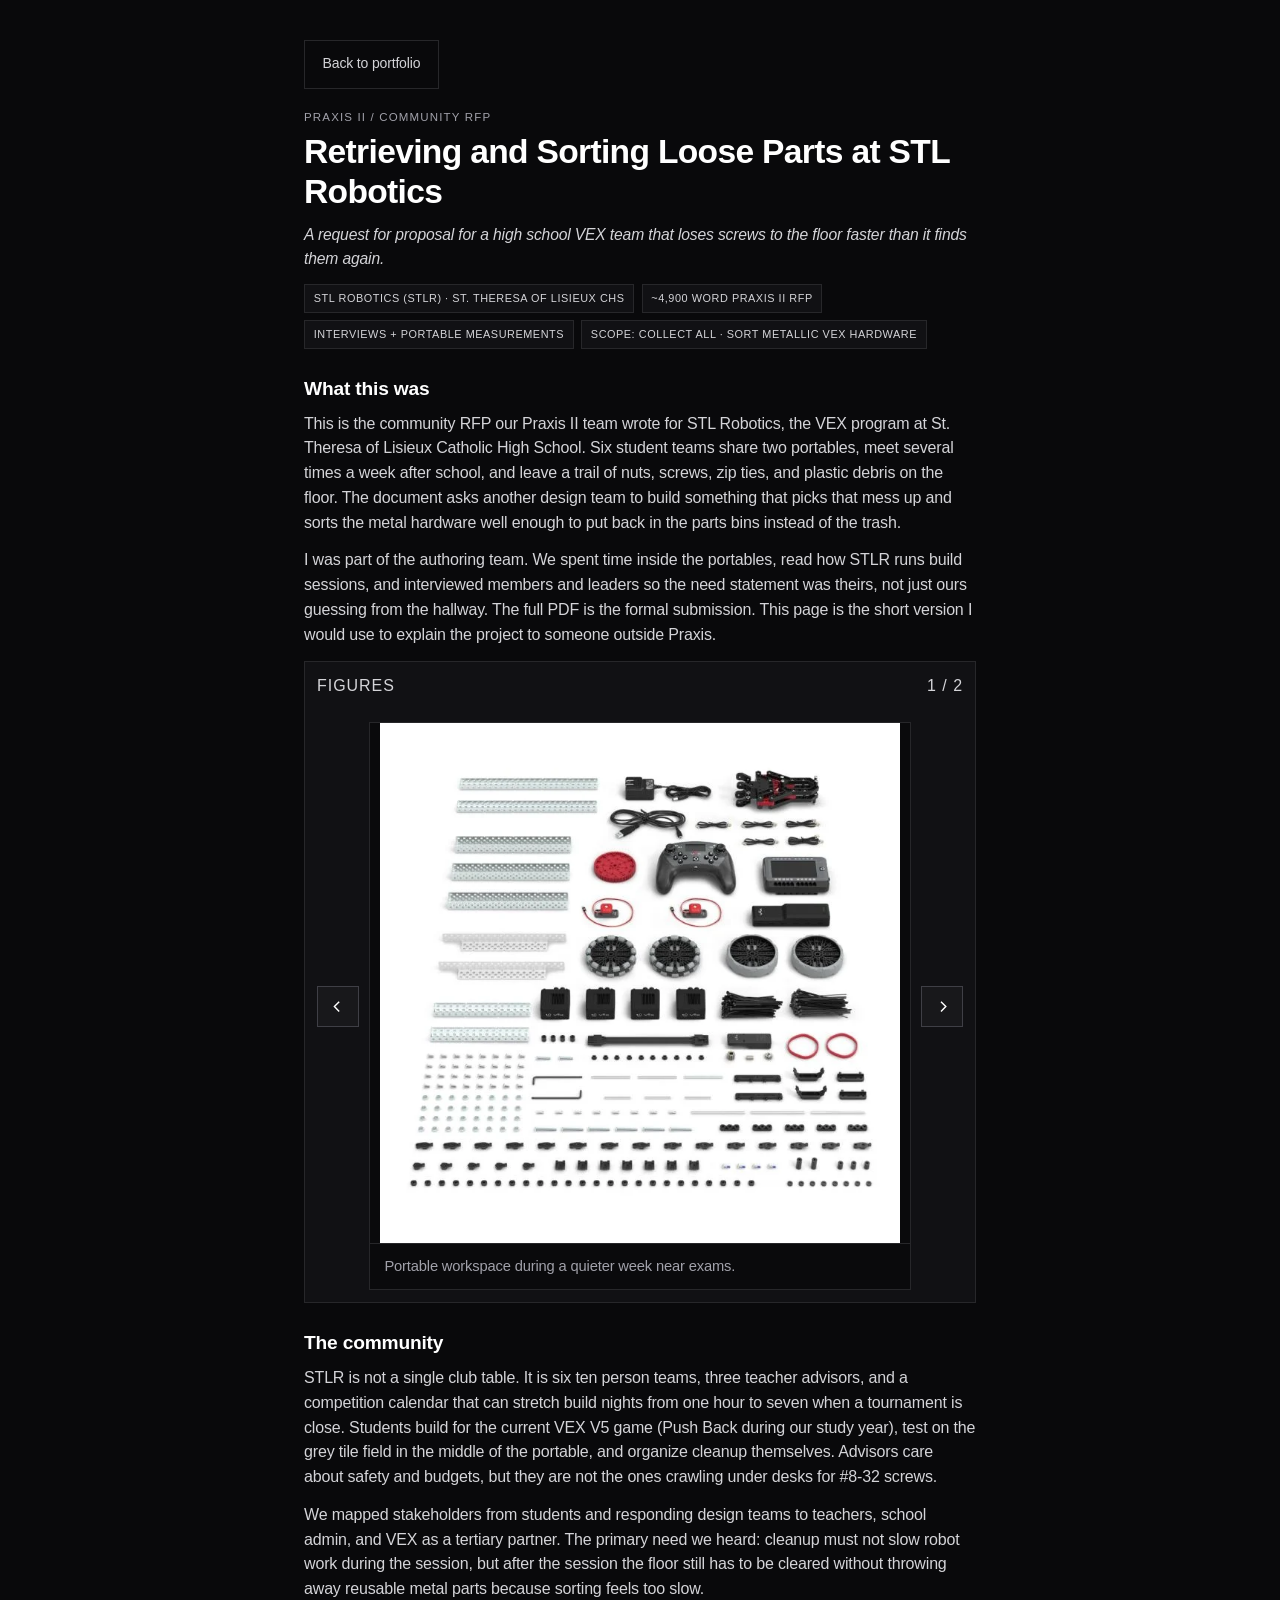
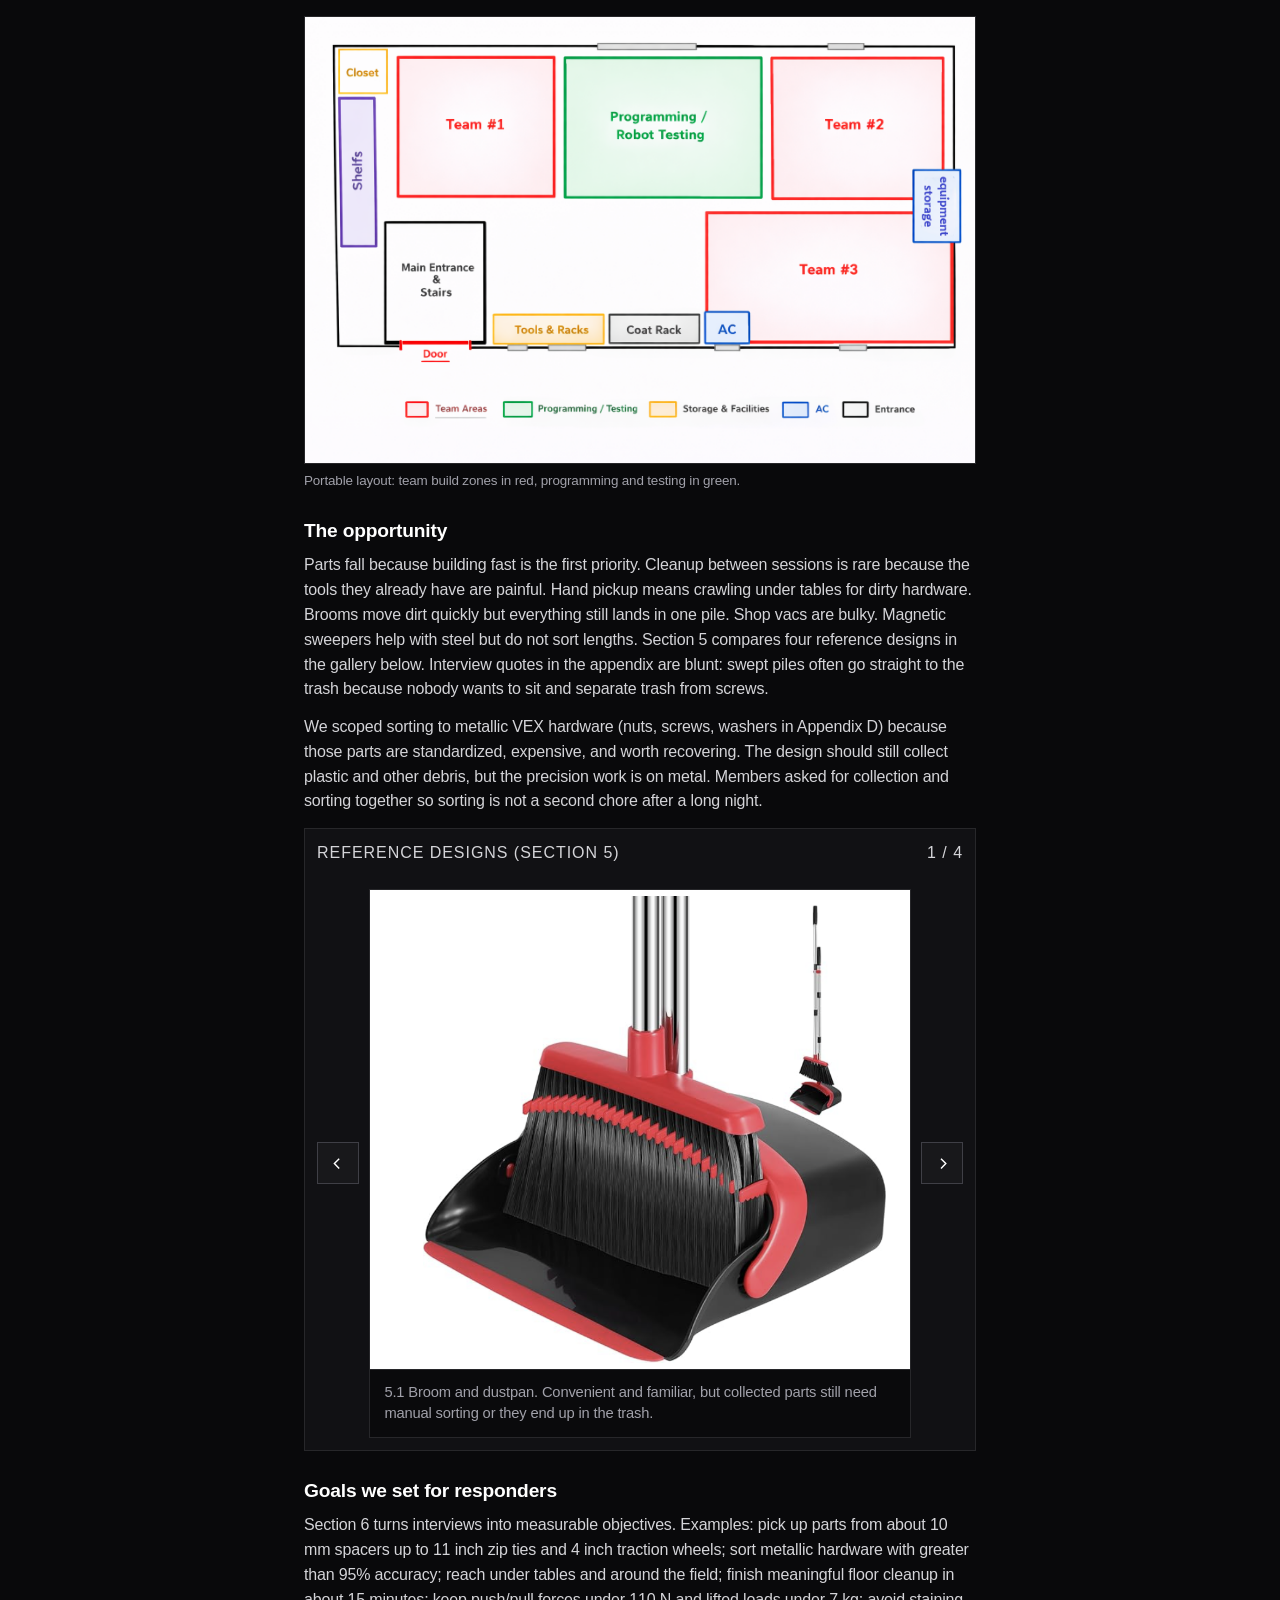
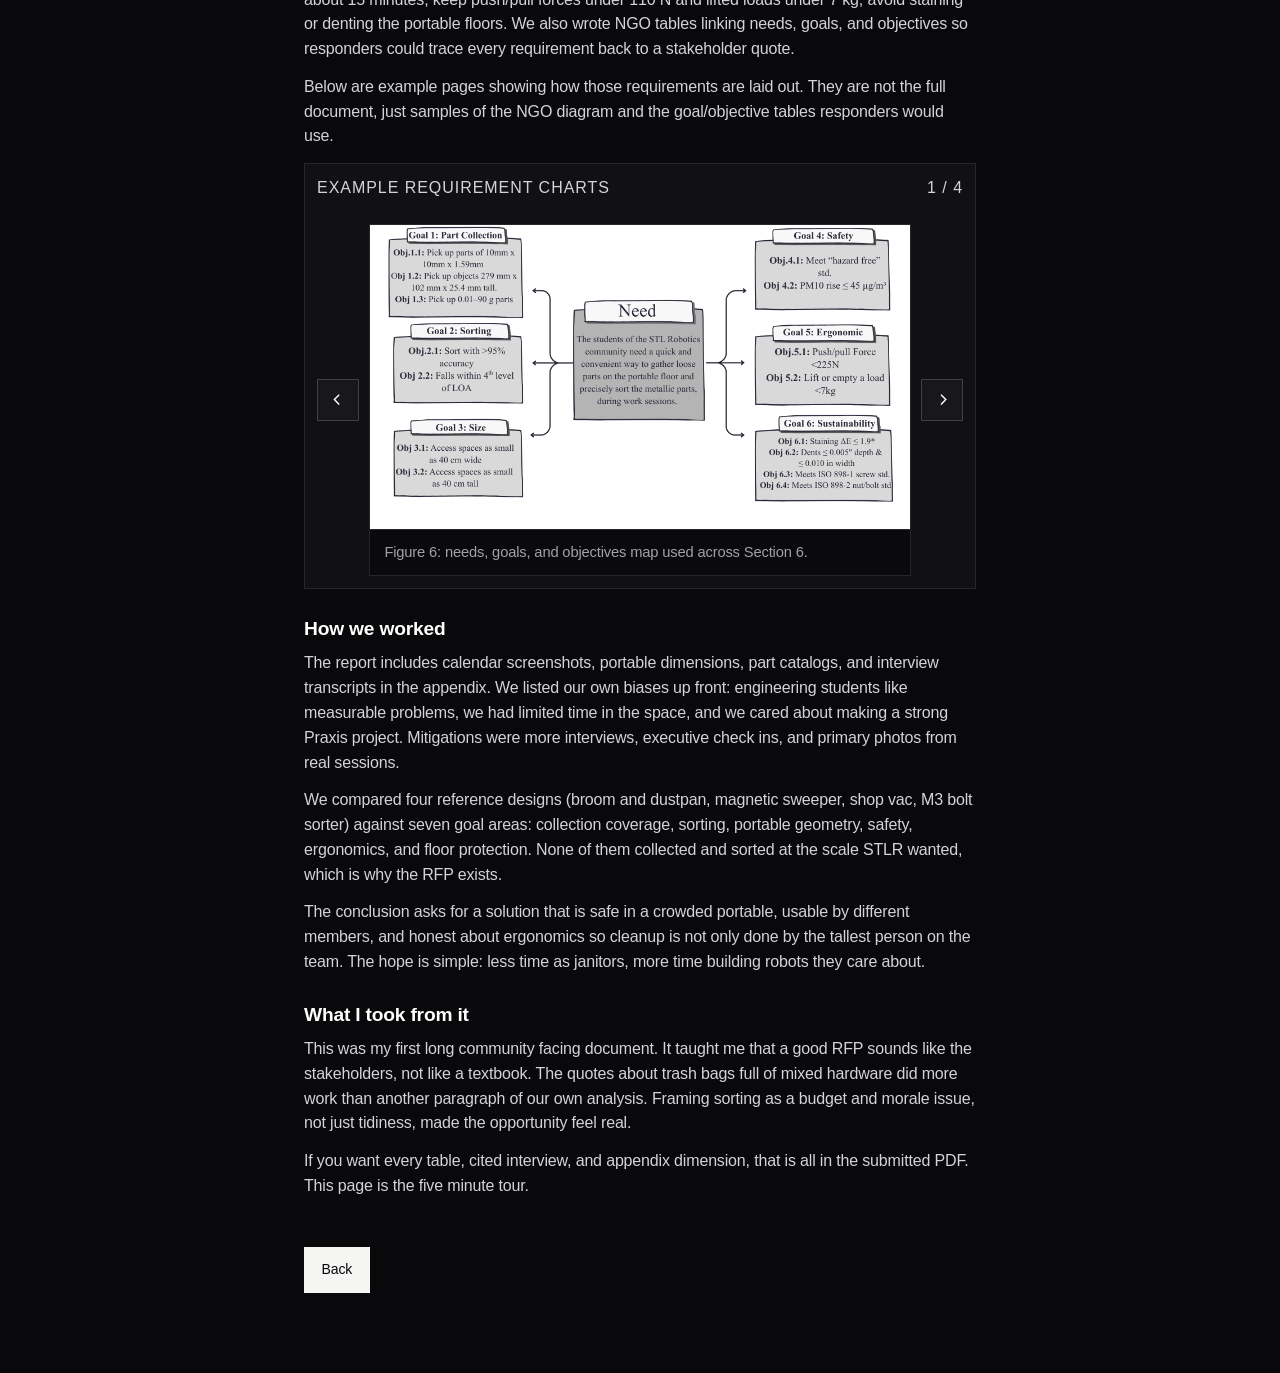
<file: stl-robotics-rfp.html>
<!DOCTYPE html>
<html lang="en">
  <head>
    <meta charset="UTF-8" />
    <meta
      name="description"
      content="Praxis II RFP for STL Robotics: collecting and sorting loose VEX parts from portable floors after build sessions."
    />
    <meta name="viewport" content="width=device-width, initial-scale=1.0" />
    <link rel="icon" href="favicon.svg" type="image/svg+xml" />
    <link rel="icon" href="favicon-512.png" type="image/png" sizes="512x512" />
    <link rel="apple-touch-icon" href="apple-touch-icon.png" />
    <meta name="theme-color" content="#09090b" />
    <title>STL Robotics Floor Parts RFP | Junye</title>
    <link rel="stylesheet" href="styles.css" />
  </head>
  <body>
    <main class="project-page portfolio-page">
      <header class="portfolio-hero">
        <a class="back-link back-link-ghost" href="index.html">Back to portfolio</a>

        <p class="project-kicker">Praxis II / Community RFP</p>
        <h1 class="project-page-title">
          Retrieving and Sorting Loose Parts at STL Robotics
        </h1>

        <p class="project-caption">
          <i>
            A request for proposal for a high school VEX team that loses screws
            to the floor faster than it finds them again.
          </i>
        </p>

        <div class="project-facts">
          <span class="fact-pill">STL Robotics (STLR) · St. Theresa of Lisieux CHS</span>
          <span class="fact-pill">~4,900 word Praxis II RFP</span>
          <span class="fact-pill">Interviews + portable measurements</span>
          <span class="fact-pill">Scope: collect all · sort metallic VEX hardware</span>
        </div>
      </header>

      <section class="project-copy" id="overview">
        <h2 class="project-section-title">What this was</h2>

        <p>
          This is the community RFP our Praxis II team wrote for STL Robotics,
          the VEX program at St. Theresa of Lisieux Catholic High School. Six
          student teams share two portables, meet several times a week after
          school, and leave a trail of nuts, screws, zip ties, and plastic debris
          on the floor. The document asks another design team to build something
          that picks that mess up and sorts the metal hardware well enough to put
          back in the parts bins instead of the trash.
        </p>

        <p>
          I was part of the authoring team. We spent time inside the portables,
          read how STLR runs build sessions, and interviewed members and leaders
          so the need statement was theirs, not just ours guessing from the
          hallway. The full PDF is the formal submission. This page is the short
          version I would use to explain the project to someone outside Praxis.
        </p>

        <div class="figure-grid two-up">
          <figure class="portfolio-figure">
            <div class="portfolio-figure-media">
              <img
                src="assets/stl-robotics-rfp/report-p8-img1.png"
                alt="View inside an STL Robotics portable with the testing field"
                loading="lazy"
              />
            </div>
            <figcaption>
              Portable workspace during a quieter week near exams.
            </figcaption>
          </figure>

          <figure class="portfolio-figure">
            <div class="portfolio-figure-media">
              <img
                src="assets/stl-robotics-rfp/report-p11-img2.png"
              alt="Loose robotics parts scattered on the portable floor after a build session"
              loading="lazy"
              />
            </div>
            <figcaption>
              Loose parts on the floor after a build session. Members told us
              this hurts morale and wastes money when cleanup goes to the garbage.
            </figcaption>
          </figure>
        </div>
      </section>

      <section class="project-copy" id="community">
        <h2 class="project-section-title">The community</h2>

        <p>
          STLR is not a single club table. It is six ten person teams, three
          teacher advisors, and a competition calendar that can stretch build
          nights from one hour to seven when a tournament is close. Students build
          for the current VEX V5 game (Push Back during our study year), test on
          the grey tile field in the middle of the portable, and organize cleanup
          themselves. Advisors care about safety and budgets, but they are not
          the ones crawling under desks for #8-32 screws.
        </p>

        <p>
          We mapped stakeholders from students and responding design teams to
          teachers, school admin, and VEX as a tertiary partner. The primary need
          we heard: cleanup must not slow robot work during the session, but after
          the session the floor still has to be cleared without throwing away
          reusable metal parts because sorting feels too slow.
        </p>

        <figure class="portfolio-figure">
          <div class="portfolio-figure-media">
            <img
              src="assets/stl-robotics-rfp/report-p7-img1.png"
              alt="Diagram of portable layout showing team build zones and testing field"
              loading="lazy"
            />
          </div>
          <figcaption>
            Portable layout: team build zones in red, programming and testing in
            green.
          </figcaption>
        </figure>
      </section>

      <section class="project-copy" id="opportunity">
        <h2 class="project-section-title">The opportunity</h2>

        <p>
          Parts fall because building fast is the first priority. Cleanup between
          sessions is rare because the tools they already have are painful. Hand
          pickup means crawling under tables for dirty hardware. Brooms move dirt
          quickly but everything still lands in one pile. Shop vacs are bulky.
          Magnetic sweepers help with steel but do not sort lengths. Section 5
          compares four reference designs in the gallery below. Interview
          quotes in the appendix are blunt: swept piles often go straight to the
          trash because nobody wants to sit and separate trash from screws.
        </p>

        <p>
          We scoped sorting to metallic VEX hardware (nuts, screws, washers in
          Appendix D) because those parts are standardized, expensive, and worth
          recovering. The design should still collect plastic and other debris,
          but the precision work is on metal. Members asked for collection and
          sorting together so sorting is not a second chore after a long night.
        </p>

        <div
          class="reference-gallery"
          data-reference-gallery
          tabindex="0"
          aria-roledescription="carousel"
          aria-label="Reference designs from the RFP"
        >
          <div class="reference-gallery-toolbar">
            <p class="reference-gallery-label">Reference designs (Section 5)</p>
            <p class="reference-gallery-counter" data-gallery-counter>1 / 4</p>
          </div>

          <div class="reference-gallery-frame">
            <button
              type="button"
              class="reference-gallery-arrow"
              data-gallery-prev
              aria-label="Previous reference design"
            >
              <svg viewBox="0 0 24 24" aria-hidden="true">
                <path d="M14 6l-6 6 6 6"></path>
              </svg>
            </button>

            <div class="reference-gallery-viewport">
              <figure class="reference-gallery-slide is-active">
                <div class="reference-gallery-media">
                  <img
                    src="assets/stl-robotics-rfp/report-p13-img1.png"
                    alt="Broom and dustpan set used as a reference design"
                    loading="lazy"
                  />
                </div>
                <figcaption>
                  5.1 Broom and dustpan. Convenient and familiar, but collected
                  parts still need manual sorting or they end up in the trash.
                </figcaption>
              </figure>

              <figure class="reference-gallery-slide" hidden>
                <div class="reference-gallery-media">
                  <img
                    src="assets/stl-robotics-rfp/report-p14-img1.png"
                    alt="Heavy duty magnetic floor sweeper on wheels"
                    loading="lazy"
                  />
                </div>
                <figcaption>
                  5.2 Magnetic sweeper. Strong for steel hardware, weak on
                  plastic debris, and no sorting into bins.
                </figcaption>
              </figure>

              <figure class="reference-gallery-slide" hidden>
                <div class="reference-gallery-media">
                  <img
                    src="assets/stl-robotics-rfp/report-p15-img1.png"
                    alt="Shop vac vacuum reference design"
                    loading="lazy"
                  />
                </div>
                <figcaption>
                  5.3 Shop vac. Pulls in mixed debris quickly, bulky in a crowded
                  portable, and still leaves sorting as a second job.
                </figcaption>
              </figure>

              <figure class="reference-gallery-slide" hidden>
                <div class="reference-gallery-media">
                  <img
                    src="assets/stl-robotics-rfp/report-p16-img1.png"
                    alt="M3 bolt sorting tray with measuring slots"
                    loading="lazy"
                  />
                </div>
                <figcaption>
                  5.4 M3 bolt sorter. Useful for sorting after collection, but not
                  for picking parts off the floor and prone to jamming at volume.
                </figcaption>
              </figure>
            </div>

            <button
              type="button"
              class="reference-gallery-arrow"
              data-gallery-next
              aria-label="Next reference design"
            >
              <svg viewBox="0 0 24 24" aria-hidden="true">
                <path d="M10 6l6 6-6 6"></path>
              </svg>
            </button>
          </div>

        </div>
      </section>

      <section class="project-copy" id="goals">
        <h2 class="project-section-title">Goals we set for responders</h2>

        <p>
          Section 6 turns interviews into measurable objectives. Examples: pick up
          parts from about 10 mm spacers up to 11 inch zip ties and 4 inch traction
          wheels; sort metallic hardware with greater than 95% accuracy; reach
          under tables and around the field; finish meaningful floor cleanup in about
          15 minutes; keep push/pull forces under 110 N and lifted loads under 7 kg;
          avoid staining or denting the portable floors. We also wrote NGO tables
          linking needs, goals, and objectives so responders could trace every
          requirement back to a stakeholder quote.
        </p>

        <p>
          Below are example pages showing how those requirements are laid out.
          They are not the full document, just samples of the NGO diagram and the
          goal/objective tables responders would use.
        </p>

        <div
          class="reference-gallery reference-gallery-charts"
          data-reference-gallery
          tabindex="0"
          aria-roledescription="carousel"
          aria-label="Example requirement charts from the RFP"
        >
          <div class="reference-gallery-toolbar">
            <p class="reference-gallery-label">Example requirement charts</p>
            <p class="reference-gallery-counter" data-gallery-counter>1 / 4</p>
          </div>

          <div class="reference-gallery-frame">
            <button
              type="button"
              class="reference-gallery-arrow"
              data-gallery-prev
              aria-label="Previous chart example"
            >
              <svg viewBox="0 0 24 24" aria-hidden="true">
                <path d="M14 6l-6 6 6 6"></path>
              </svg>
            </button>

            <div class="reference-gallery-viewport">
              <figure class="reference-gallery-slide is-active">
                <div class="reference-gallery-media">
                  <img
                    src="assets/stl-robotics-rfp/report-p17-img1.png"
                    alt="NGO diagram linking needs, goals, and objectives"
                    loading="lazy"
                  />
                </div>
                <figcaption>
                  Figure 6: needs, goals, and objectives map used across Section
                  6.
                </figcaption>
              </figure>

              <figure class="reference-gallery-slide" hidden>
                <div class="reference-gallery-media">
                  <img
                    src="assets/stl-robotics-rfp/renders/page-13-2x.png"
                    alt="Reference design benefits and drawbacks table example"
                    loading="lazy"
                  />
                </div>
                <figcaption>
                  Example benefits and drawbacks table for a reference design
                  (Section 5.1 style).
                </figcaption>
              </figure>

              <figure class="reference-gallery-slide" hidden>
                <div class="reference-gallery-media">
                  <img
                    src="assets/stl-robotics-rfp/renders/page-18-2x.png"
                    alt="Goal and objectives table for sorting and reusability"
                    loading="lazy"
                  />
                </div>
                <figcaption>
                  Example goal and objectives table for sorting metallic parts
                  (Section 6.2).
                </figcaption>
              </figure>

              <figure class="reference-gallery-slide" hidden>
                <div class="reference-gallery-media">
                  <img
                    src="assets/stl-robotics-rfp/renders/page-19-2x.png"
                    alt="Goals for portable access and safety requirements"
                    loading="lazy"
                  />
                </div>
                <figcaption>
                  Example goals for portable access and session safety (Sections
                  6.3 and 6.4).
                </figcaption>
              </figure>
            </div>

            <button
              type="button"
              class="reference-gallery-arrow"
              data-gallery-next
              aria-label="Next chart example"
            >
              <svg viewBox="0 0 24 24" aria-hidden="true">
                <path d="M10 6l6 6-6 6"></path>
              </svg>
            </button>
          </div>

        </div>
      </section>

      <section class="project-copy" id="process">
        <h2 class="project-section-title">How we worked</h2>

        <p>
          The report includes calendar screenshots, portable dimensions, part
          catalogs, and interview transcripts in the appendix. We listed our own
          biases up front: engineering students like measurable problems, we had
          limited time in the space, and we cared about making a strong Praxis
          project. Mitigations were more interviews, executive check ins, and
          primary photos from real sessions.
        </p>

        <p>
          We compared four reference designs (broom and dustpan, magnetic sweeper,
          shop vac, M3 bolt sorter) against seven goal areas: collection coverage,
          sorting, portable geometry, safety, ergonomics, and floor protection.
          None of them collected and sorted at the scale STLR wanted, which is why
          the RFP exists.
        </p>

        <p>
          The conclusion asks for a solution that is safe in a crowded portable,
          usable by different members, and honest about ergonomics so cleanup is
          not only done by the tallest person on the team. The hope is simple: less
          time as janitors, more time building robots they care about.
        </p>
      </section>

      <section class="project-copy" id="takeaways">
        <h2 class="project-section-title">What I took from it</h2>

        <p>
          This was my first long community facing document. It taught me that a
          good RFP sounds like the stakeholders, not like a textbook. The quotes
          about trash bags full of mixed hardware did more work than another
          paragraph of our own analysis. Framing sorting as a budget and morale
          issue, not just tidiness, made the opportunity feel real.
        </p>

        <p>
          If you want every table, cited interview, and appendix dimension, that
          is all in the submitted PDF. This page is the five minute tour.
        </p>
      </section>

      <a class="back-link" href="index.html">Back</a>
    </main>

    <script src="reference-gallery.js"></script>
    <script src="image-lightbox.js"></script>
  </body>
</html>
</file>
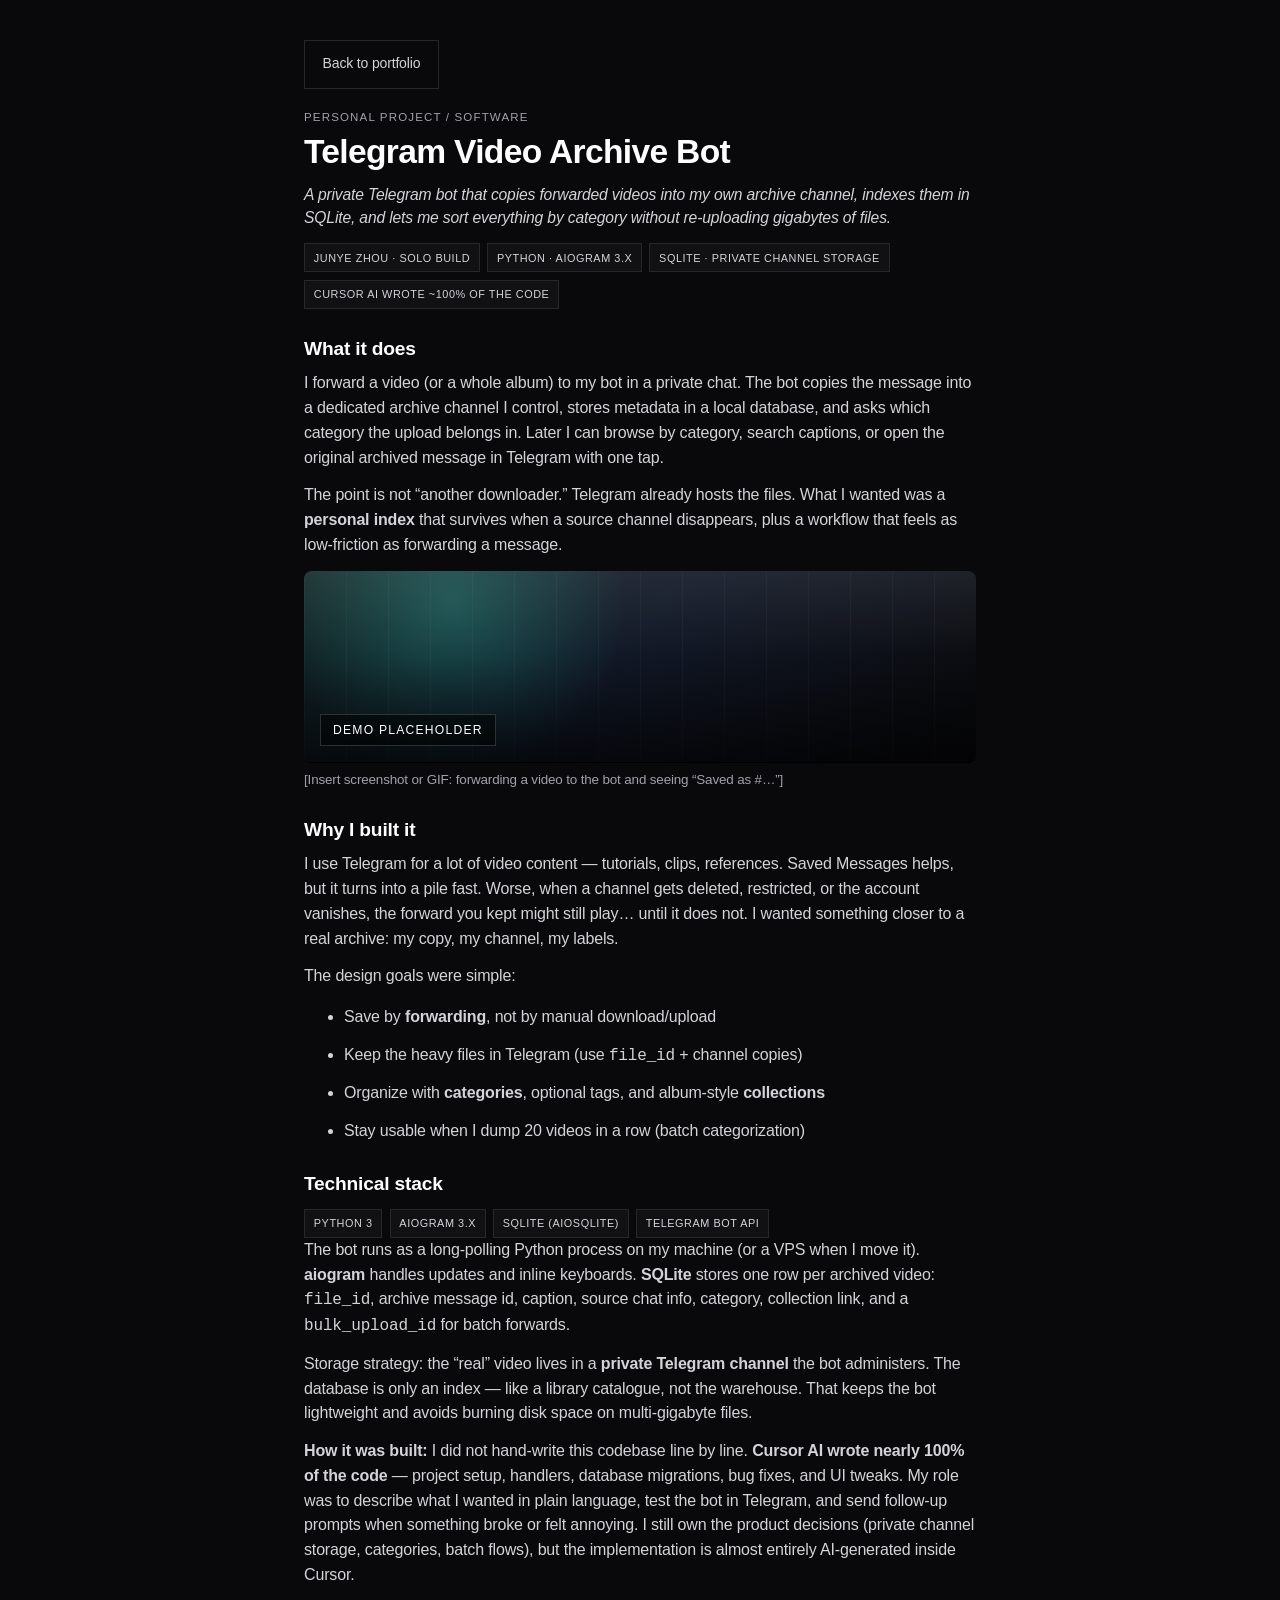
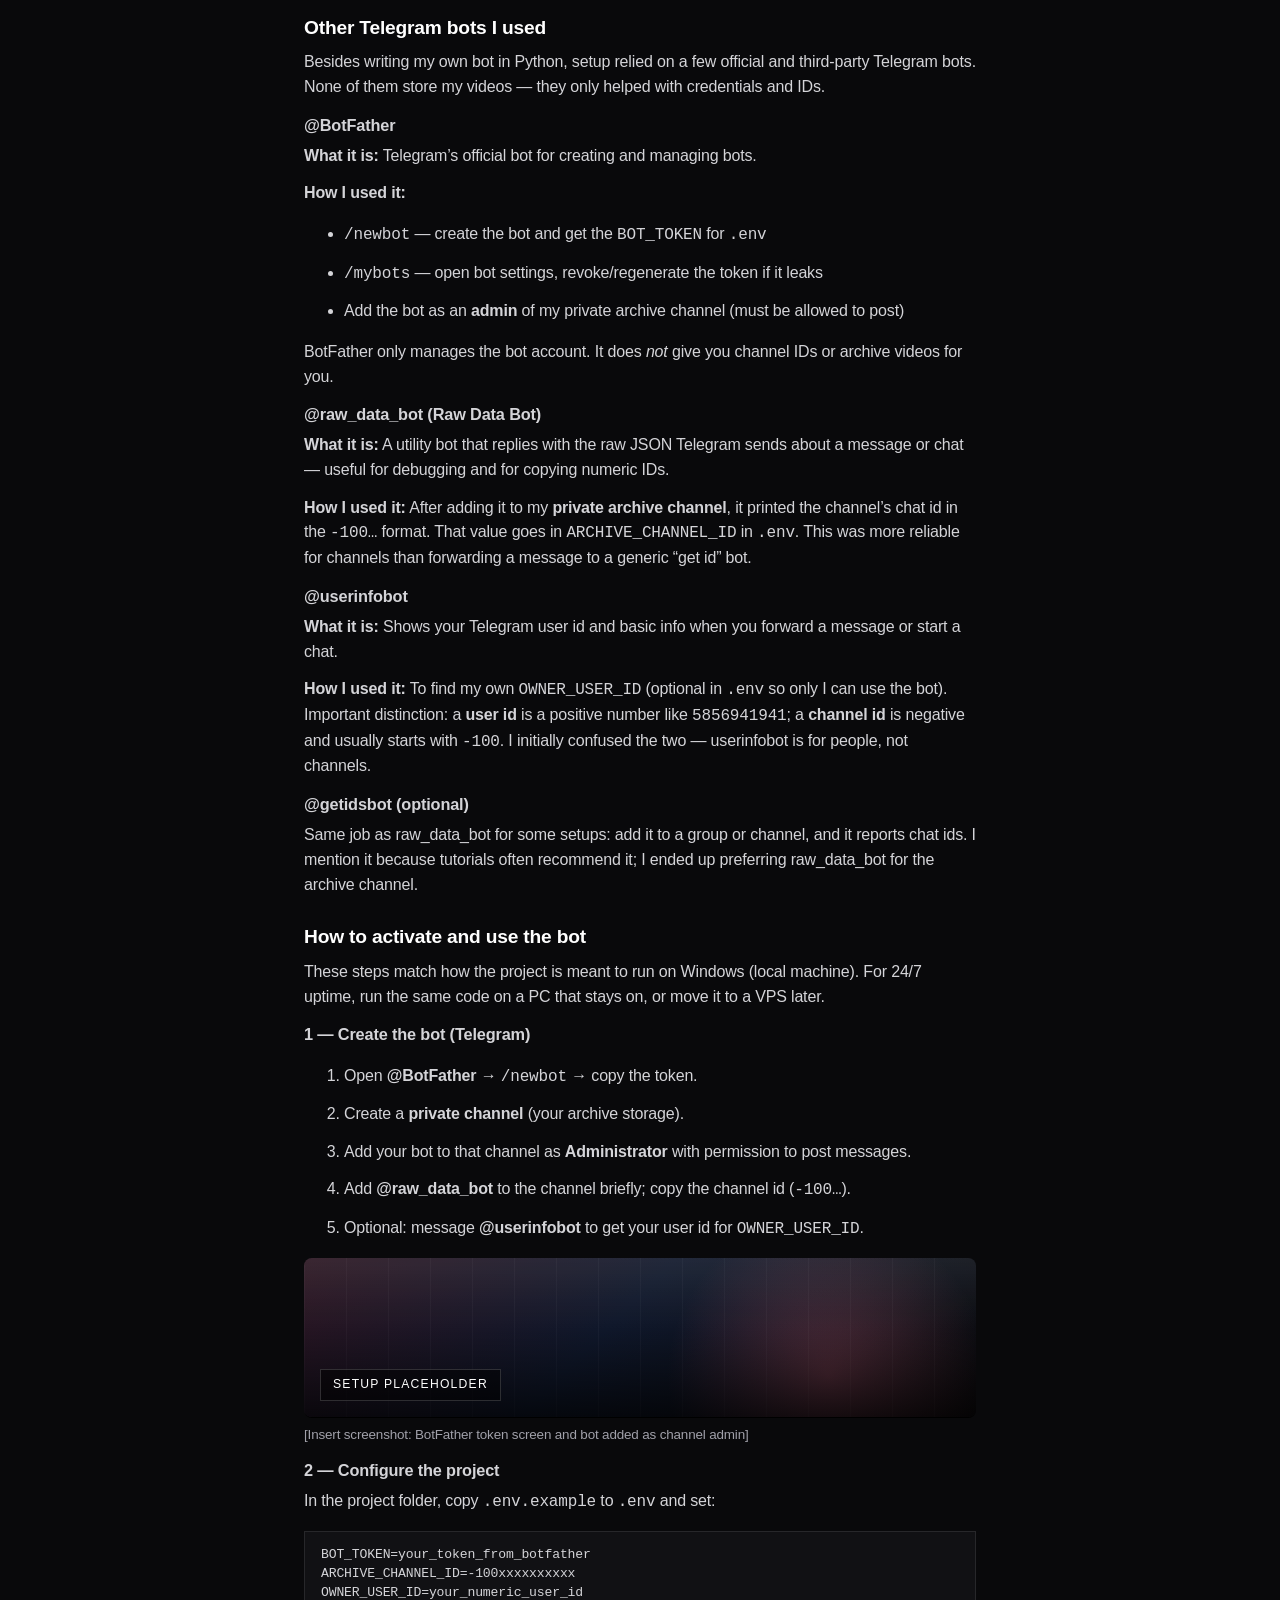
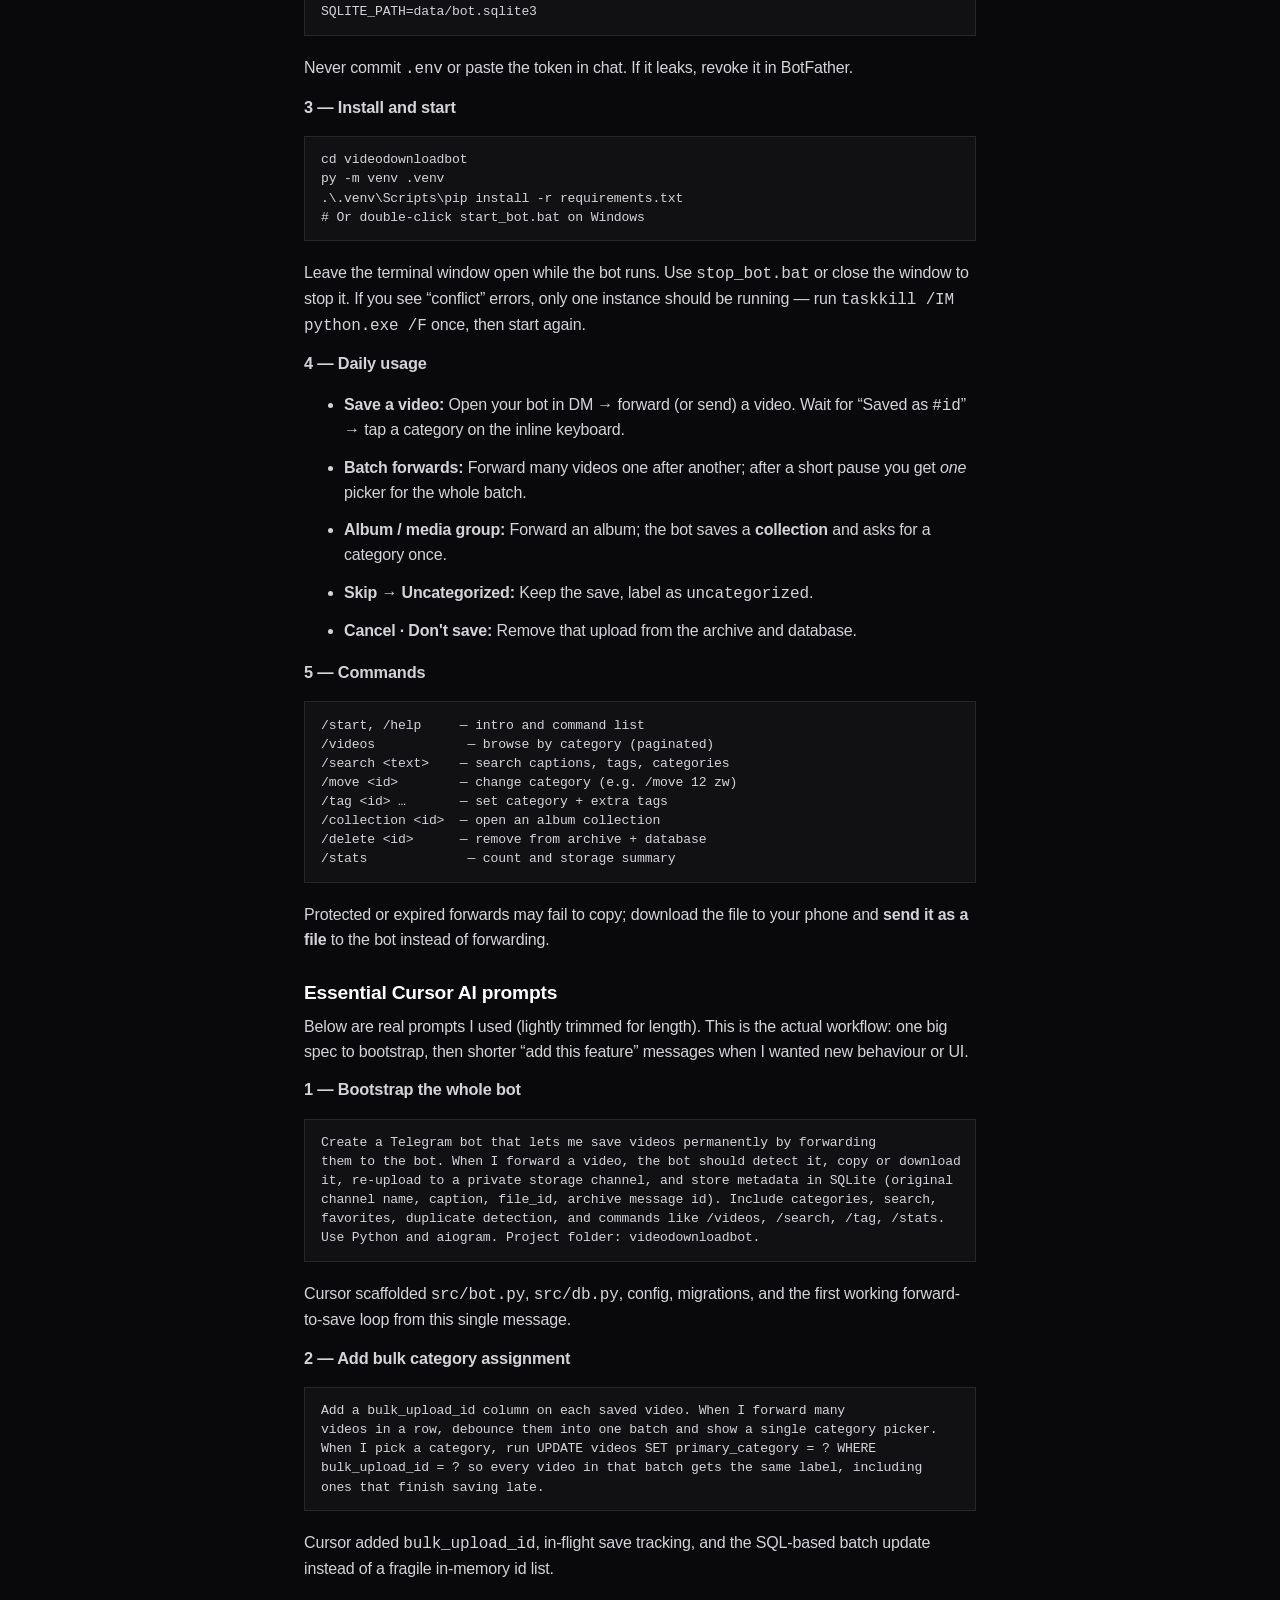
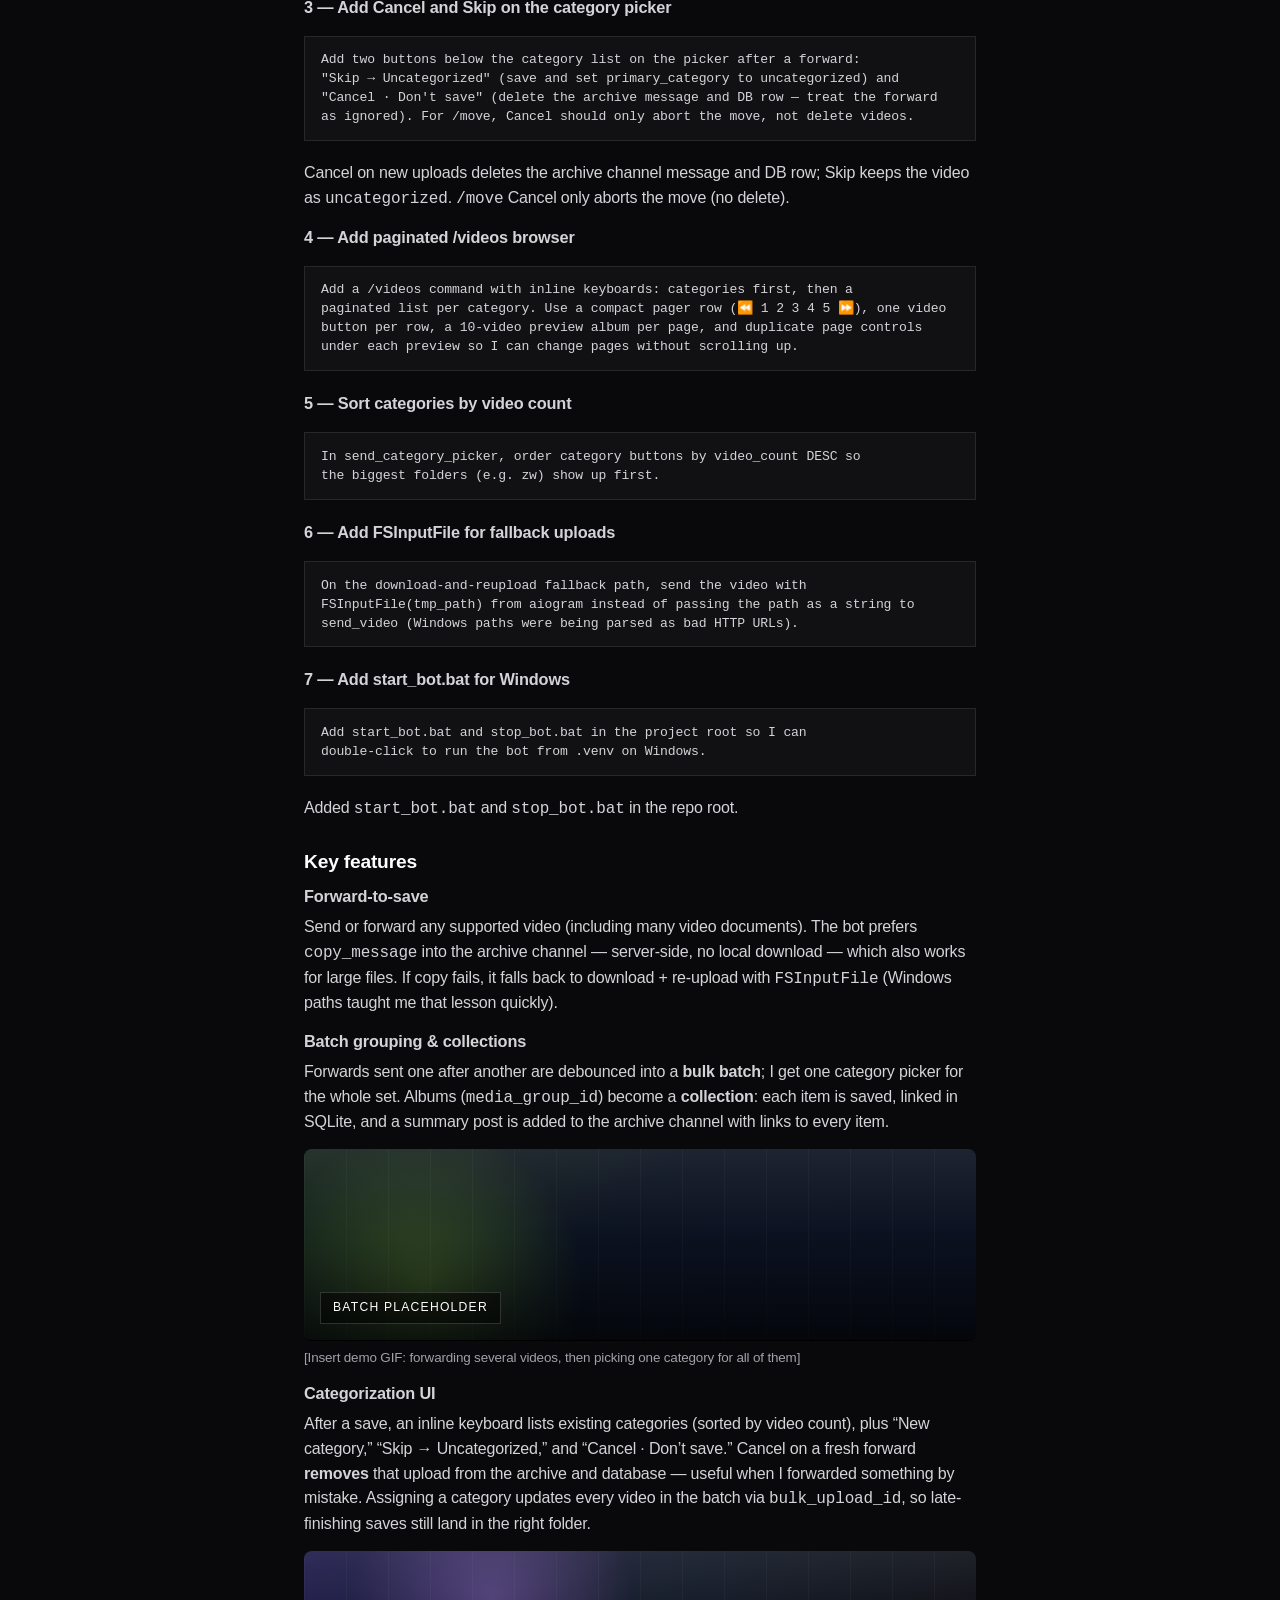
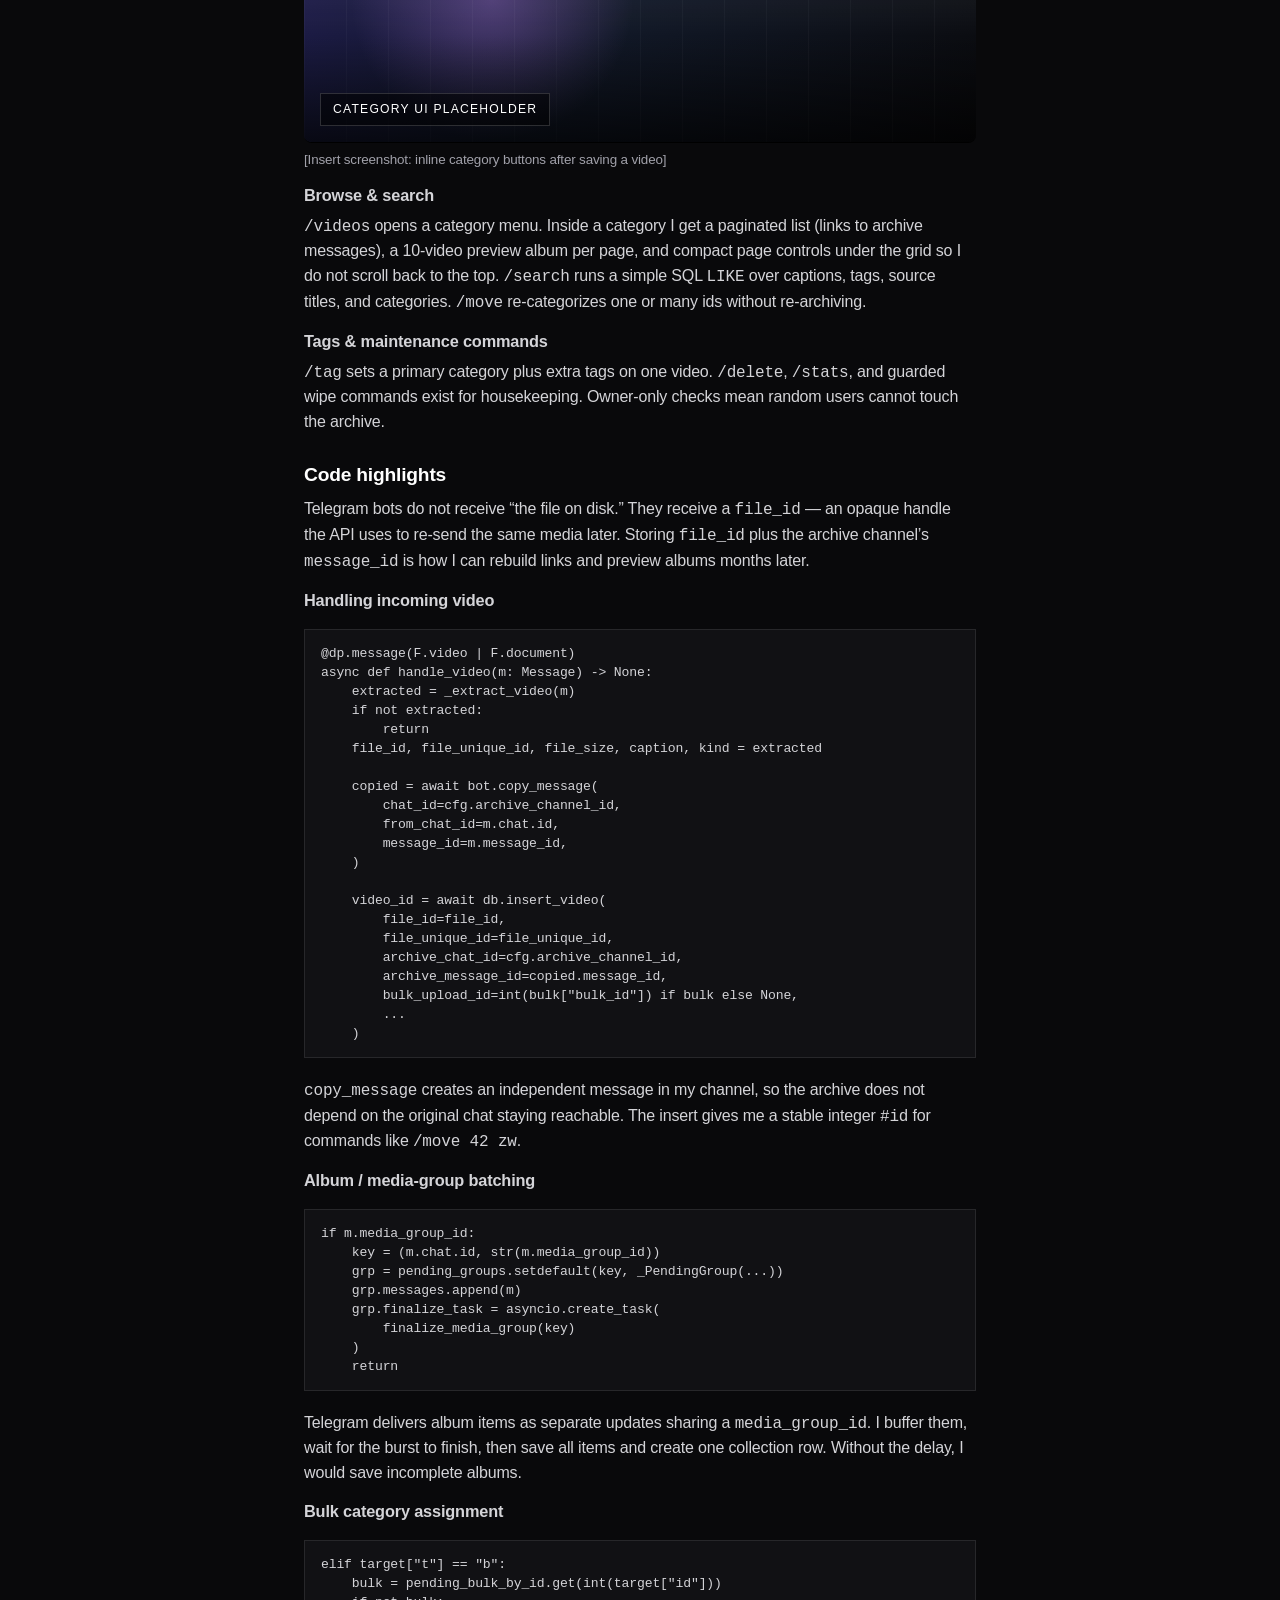
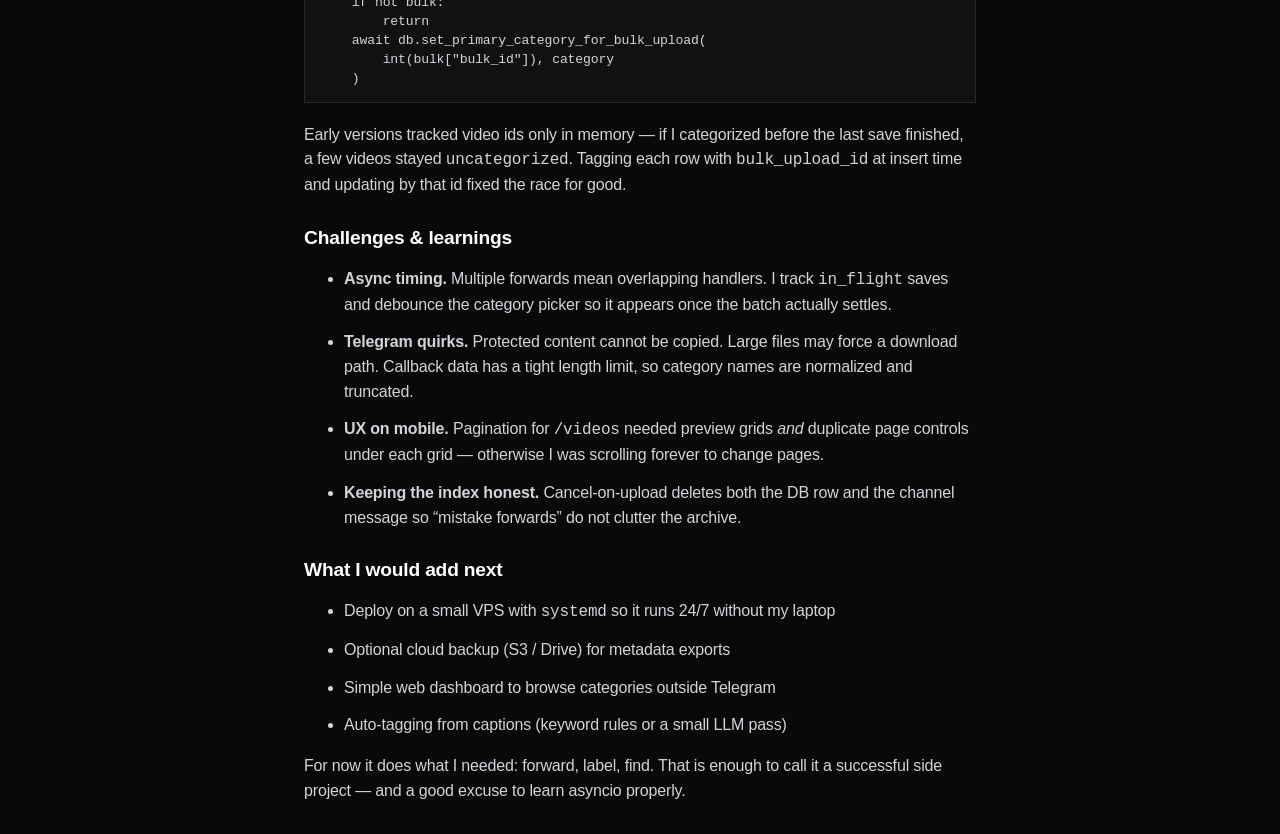
<file: telegram-video-archive-bot.html>
<!DOCTYPE html>
<html lang="en">
  <head>
    <meta charset="UTF-8" />
    <meta
      name="description"
      content="Personal Telegram Video Archive Bot: forward videos to a private bot, archive them in a channel, and organize with categories, collections, and search. Built with Python and aiogram."
    />
    <meta name="viewport" content="width=device-width, initial-scale=1.0" />
    <link rel="icon" href="favicon.svg" type="image/svg+xml" />
    <link rel="icon" href="favicon-512.png" type="image/png" sizes="512x512" />
    <link rel="apple-touch-icon" href="apple-touch-icon.png" />
    <meta name="theme-color" content="#09090b" />
    <title>Telegram Video Archive Bot | Junye</title>
    <link rel="stylesheet" href="styles.css" />
  </head>
  <body>
    <main class="project-page portfolio-page">
      <header class="portfolio-hero">
        <a class="back-link back-link-ghost" href="index.html">Back to portfolio</a>

        <p class="project-kicker">Personal project / Software</p>
        <h1 class="project-page-title">Telegram Video Archive Bot</h1>

        <p class="project-caption">
          <i>
            A private Telegram bot that copies forwarded videos into my own archive
            channel, indexes them in SQLite, and lets me sort everything by category
            without re-uploading gigabytes of files.
          </i>
        </p>

        <div class="project-facts">
          <span class="fact-pill">Junye Zhou · solo build</span>
          <span class="fact-pill">Python · aiogram 3.x</span>
          <span class="fact-pill">SQLite · private channel storage</span>
          <span class="fact-pill">Cursor AI wrote ~100% of the code</span>
        </div>
      </header>

      <section class="project-copy" id="overview">
        <h2 class="project-section-title">What it does</h2>

        <p>
          I forward a video (or a whole album) to my bot in a private chat. The bot
          copies the message into a dedicated archive channel I control, stores
          metadata in a local database, and asks which category the upload belongs
          in. Later I can browse by category, search captions, or open the original
          archived message in Telegram with one tap.
        </p>

        <p>
          The point is not “another downloader.” Telegram already hosts the files.
          What I wanted was a <strong>personal index</strong> that survives when a
          source channel disappears, plus a workflow that feels as low-friction as
          forwarding a message.
        </p>

        <!-- IMAGE: Forwarding a video to the bot in DM -->
        <figure class="portfolio-figure media-placeholder">
          <div class="project-image thumb-09" style="min-height: 12rem; border-radius: 0.5rem">
            <span class="thumb-label">Demo placeholder</span>
          </div>
          <figcaption>
            [Insert screenshot or GIF: forwarding a video to the bot and seeing
            “Saved as #…”]
          </figcaption>
        </figure>
      </section>

      <section class="project-copy" id="motivation">
        <h2 class="project-section-title">Why I built it</h2>

        <p>
          I use Telegram for a lot of video content — tutorials, clips, references.
          Saved Messages helps, but it turns into a pile fast. Worse, when a channel
          gets deleted, restricted, or the account vanishes, the forward you kept
          might still play… until it does not. I wanted something closer to a real
          archive: my copy, my channel, my labels.
        </p>

        <p>
          The design goals were simple:
        </p>

        <ul>
          <li>Save by <strong>forwarding</strong>, not by manual download/upload</li>
          <li>Keep the heavy files in Telegram (use <code>file_id</code> + channel copies)</li>
          <li>Organize with <strong>categories</strong>, optional tags, and album-style <strong>collections</strong></li>
          <li>Stay usable when I dump 20 videos in a row (batch categorization)</li>
        </ul>
      </section>

      <section class="project-copy" id="stack">
        <h2 class="project-section-title">Technical stack</h2>

        <div class="project-facts">
          <span class="fact-pill">Python 3</span>
          <span class="fact-pill">aiogram 3.x</span>
          <span class="fact-pill">SQLite (aiosqlite)</span>
          <span class="fact-pill">Telegram Bot API</span>
        </div>

        <p>
          The bot runs as a long-polling Python process on my machine (or a VPS when
          I move it). <strong>aiogram</strong> handles updates and inline keyboards.
          <strong>SQLite</strong> stores one row per archived video: <code>file_id</code>,
          archive message id, caption, source chat info, category, collection link, and
          a <code>bulk_upload_id</code> for batch forwards.
        </p>

        <p>
          Storage strategy: the “real” video lives in a <strong>private Telegram
          channel</strong> the bot administers. The database is only an index — like
          a library catalogue, not the warehouse. That keeps the bot lightweight and
          avoids burning disk space on multi-gigabyte files.
        </p>

        <p>
          <strong>How it was built:</strong> I did not hand-write this codebase line by
          line. <strong>Cursor AI wrote nearly 100% of the code</strong> — project setup,
          handlers, database migrations, bug fixes, and UI tweaks. My role was to describe
          what I wanted in plain language, test the bot in Telegram, and send follow-up
          prompts when something broke or felt annoying. I still own the product decisions
          (private channel storage, categories, batch flows), but the implementation is
          almost entirely AI-generated inside Cursor.
        </p>
      </section>

      <section class="project-copy" id="telegram-tools">
        <h2 class="project-section-title">Other Telegram bots I used</h2>

        <p>
          Besides writing my own bot in Python, setup relied on a few official and
          third-party Telegram bots. None of them store my videos — they only helped
          with credentials and IDs.
        </p>

        <h3 class="project-subsection-title">@BotFather</h3>
        <p>
          <strong>What it is:</strong> Telegram’s official bot for creating and managing bots.
        </p>
        <p>
          <strong>How I used it:</strong>
        </p>
        <ul>
          <li><code>/newbot</code> — create the bot and get the <code>BOT_TOKEN</code> for <code>.env</code></li>
          <li><code>/mybots</code> — open bot settings, revoke/regenerate the token if it leaks</li>
          <li>Add the bot as an <strong>admin</strong> of my private archive channel (must be allowed to post)</li>
        </ul>
        <p>
          BotFather only manages the bot account. It does <em>not</em> give you channel IDs or
          archive videos for you.
        </p>

        <h3 class="project-subsection-title">@raw_data_bot (Raw Data Bot)</h3>
        <p>
          <strong>What it is:</strong> A utility bot that replies with the raw JSON Telegram
          sends about a message or chat — useful for debugging and for copying numeric IDs.
        </p>
        <p>
          <strong>How I used it:</strong> After adding it to my <strong>private archive channel</strong>,
          it printed the channel’s chat id in the <code>-100…</code> format. That value goes in
          <code>ARCHIVE_CHANNEL_ID</code> in <code>.env</code>. This was more reliable for channels
          than forwarding a message to a generic “get id” bot.
        </p>

        <h3 class="project-subsection-title">@userinfobot</h3>
        <p>
          <strong>What it is:</strong> Shows your Telegram user id and basic info when you
          forward a message or start a chat.
        </p>
        <p>
          <strong>How I used it:</strong> To find my own <code>OWNER_USER_ID</code> (optional
          in <code>.env</code> so only I can use the bot). Important distinction: a
          <strong>user id</strong> is a positive number like <code>5856941941</code>; a
          <strong>channel id</strong> is negative and usually starts with <code>-100</code>.
          I initially confused the two — userinfobot is for people, not channels.
        </p>

        <h3 class="project-subsection-title">@getidsbot (optional)</h3>
        <p>
          Same job as raw_data_bot for some setups: add it to a group or channel, and it
          reports chat ids. I mention it because tutorials often recommend it; I ended up
          preferring raw_data_bot for the archive channel.
        </p>
      </section>

      <section class="project-copy" id="instructions">
        <h2 class="project-section-title">How to activate and use the bot</h2>

        <p>
          These steps match how the project is meant to run on Windows (local machine).
          For 24/7 uptime, run the same code on a PC that stays on, or move it to a VPS later.
        </p>

        <h3 class="project-subsection-title">1 — Create the bot (Telegram)</h3>
        <ol>
          <li>Open <strong>@BotFather</strong> → <code>/newbot</code> → copy the token.</li>
          <li>Create a <strong>private channel</strong> (your archive storage).</li>
          <li>Add your bot to that channel as <strong>Administrator</strong> with permission to post messages.</li>
          <li>Add <strong>@raw_data_bot</strong> to the channel briefly; copy the channel id (<code>-100…</code>).</li>
          <li>Optional: message <strong>@userinfobot</strong> to get your user id for <code>OWNER_USER_ID</code>.</li>
        </ol>

        <!-- IMAGE: BotFather + channel admin setup -->
        <figure class="portfolio-figure media-placeholder">
          <div class="project-image thumb-07" style="min-height: 10rem; border-radius: 0.5rem">
            <span class="thumb-label">Setup placeholder</span>
          </div>
          <figcaption>
            [Insert screenshot: BotFather token screen and bot added as channel admin]
          </figcaption>
        </figure>

        <h3 class="project-subsection-title">2 — Configure the project</h3>
        <p>In the project folder, copy <code>.env.example</code> to <code>.env</code> and set:</p>
        <div class="code-snippet">
          <pre>BOT_TOKEN=your_token_from_botfather
ARCHIVE_CHANNEL_ID=-100xxxxxxxxxx
OWNER_USER_ID=your_numeric_user_id
SQLITE_PATH=data/bot.sqlite3</pre>
        </div>
        <p>
          Never commit <code>.env</code> or paste the token in chat. If it leaks, revoke it in BotFather.
        </p>

        <h3 class="project-subsection-title">3 — Install and start</h3>
        <div class="code-snippet">
          <pre>cd videodownloadbot
py -m venv .venv
.\.venv\Scripts\pip install -r requirements.txt
# Or double-click start_bot.bat on Windows</pre>
        </div>
        <p>
          Leave the terminal window open while the bot runs. Use <code>stop_bot.bat</code> or
          close the window to stop it. If you see “conflict” errors, only one instance should
          be running — run <code>taskkill /IM python.exe /F</code> once, then start again.
        </p>

        <h3 class="project-subsection-title">4 — Daily usage</h3>
        <ul>
          <li>
            <strong>Save a video:</strong> Open your bot in DM → forward (or send) a video.
            Wait for “Saved as <code>#id</code>” → tap a category on the inline keyboard.
          </li>
          <li>
            <strong>Batch forwards:</strong> Forward many videos one after another; after a
            short pause you get <em>one</em> picker for the whole batch.
          </li>
          <li>
            <strong>Album / media group:</strong> Forward an album; the bot saves a
            <strong>collection</strong> and asks for a category once.
          </li>
          <li>
            <strong>Skip → Uncategorized:</strong> Keep the save, label as <code>uncategorized</code>.
          </li>
          <li>
            <strong>Cancel · Don't save:</strong> Remove that upload from the archive and database.
          </li>
        </ul>

        <h3 class="project-subsection-title">5 — Commands</h3>
        <div class="code-snippet">
          <pre>/start, /help     — intro and command list
/videos            — browse by category (paginated)
/search &lt;text&gt;    — search captions, tags, categories
/move &lt;id&gt;        — change category (e.g. /move 12 zw)
/tag &lt;id&gt; …       — set category + extra tags
/collection &lt;id&gt;  — open an album collection
/delete &lt;id&gt;      — remove from archive + database
/stats             — count and storage summary</pre>
        </div>

        <p>
          Protected or expired forwards may fail to copy; download the file to your phone
          and <strong>send it as a file</strong> to the bot instead of forwarding.
        </p>
      </section>

      <section class="project-copy" id="cursor-prompts">
        <h2 class="project-section-title">Essential Cursor AI prompts</h2>

        <p>
          Below are real prompts I used (lightly trimmed for length). This is the actual
          workflow: one big spec to bootstrap, then shorter “add this feature” messages
          when I wanted new behaviour or UI.
        </p>

        <h3 class="project-subsection-title">1 — Bootstrap the whole bot</h3>
        <div class="code-snippet">
          <pre>Create a Telegram bot that lets me save videos permanently by forwarding
them to the bot. When I forward a video, the bot should detect it, copy or download
it, re-upload to a private storage channel, and store metadata in SQLite (original
channel name, caption, file_id, archive message id). Include categories, search,
favorites, duplicate detection, and commands like /videos, /search, /tag, /stats.
Use Python and aiogram. Project folder: videodownloadbot.</pre>
        </div>
        <p>
          Cursor scaffolded <code>src/bot.py</code>, <code>src/db.py</code>, config,
          migrations, and the first working forward-to-save loop from this single message.
        </p>

        <h3 class="project-subsection-title">2 — Add bulk category assignment</h3>
        <div class="code-snippet">
          <pre>Add a bulk_upload_id column on each saved video. When I forward many
videos in a row, debounce them into one batch and show a single category picker.
When I pick a category, run UPDATE videos SET primary_category = ? WHERE
bulk_upload_id = ? so every video in that batch gets the same label, including
ones that finish saving late.</pre>
        </div>
        <p>
          Cursor added <code>bulk_upload_id</code>, in-flight save tracking, and the
          SQL-based batch update instead of a fragile in-memory id list.
        </p>

        <h3 class="project-subsection-title">3 — Add Cancel and Skip on the category picker</h3>
        <div class="code-snippet">
          <pre>Add two buttons below the category list on the picker after a forward:
"Skip → Uncategorized" (save and set primary_category to uncategorized) and
"Cancel · Don't save" (delete the archive message and DB row — treat the forward
as ignored). For /move, Cancel should only abort the move, not delete videos.</pre>
        </div>
        <p>
          Cancel on new uploads deletes the archive channel message and DB row; Skip keeps
          the video as <code>uncategorized</code>. <code>/move</code> Cancel only aborts
          the move (no delete).
        </p>

        <h3 class="project-subsection-title">4 — Add paginated /videos browser</h3>
        <div class="code-snippet">
          <pre>Add a /videos command with inline keyboards: categories first, then a
paginated list per category. Use a compact pager row (⏪ 1 2 3 4 5 ⏩), one video
button per row, a 10-video preview album per page, and duplicate page controls
under each preview so I can change pages without scrolling up.</pre>
        </div>

        <h3 class="project-subsection-title">5 — Sort categories by video count</h3>
        <div class="code-snippet">
          <pre>In send_category_picker, order category buttons by video_count DESC so
the biggest folders (e.g. zw) show up first.</pre>
        </div>

        <h3 class="project-subsection-title">6 — Add FSInputFile for fallback uploads</h3>
        <div class="code-snippet">
          <pre>On the download-and-reupload fallback path, send the video with
FSInputFile(tmp_path) from aiogram instead of passing the path as a string to
send_video (Windows paths were being parsed as bad HTTP URLs).</pre>
        </div>

        <h3 class="project-subsection-title">7 — Add start_bot.bat for Windows</h3>
        <div class="code-snippet">
          <pre>Add start_bot.bat and stop_bot.bat in the project root so I can
double-click to run the bot from .venv on Windows.</pre>
        </div>
        <p>
          Added <code>start_bot.bat</code> and <code>stop_bot.bat</code> in the repo root.
        </p>
      </section>

      <section class="project-copy" id="features">
        <h2 class="project-section-title">Key features</h2>

        <h3 class="project-subsection-title">Forward-to-save</h3>
        <p>
          Send or forward any supported video (including many video documents). The
          bot prefers <code>copy_message</code> into the archive channel — server-side,
          no local download — which also works for large files. If copy fails, it
          falls back to download + re-upload with <code>FSInputFile</code> (Windows paths
          taught me that lesson quickly).
        </p>

        <h3 class="project-subsection-title">Batch grouping &amp; collections</h3>
        <p>
          Forwards sent one after another are debounced into a <strong>bulk batch</strong>;
          I get one category picker for the whole set. Albums (<code>media_group_id</code>)
          become a <strong>collection</strong>: each item is saved, linked in SQLite, and
          a summary post is added to the archive channel with links to every item.
        </p>

        <!-- GIF: Batch upload + single category picker -->
        <figure class="portfolio-figure media-placeholder">
          <div class="project-image thumb-04" style="min-height: 12rem; border-radius: 0.5rem">
            <span class="thumb-label">Batch placeholder</span>
          </div>
          <figcaption>
            [Insert demo GIF: forwarding several videos, then picking one category for
            all of them]
          </figcaption>
        </figure>

        <h3 class="project-subsection-title">Categorization UI</h3>
        <p>
          After a save, an inline keyboard lists existing categories (sorted by video
          count), plus “New category,” “Skip → Uncategorized,” and “Cancel · Don’t save.”
          Cancel on a fresh forward <strong>removes</strong> that upload from the archive
          and database — useful when I forwarded something by mistake. Assigning a category
          updates every video in the batch via <code>bulk_upload_id</code>, so late-finishing
          saves still land in the right folder.
        </p>

        <!-- IMAGE: Category picker after upload -->
        <figure class="portfolio-figure media-placeholder">
          <div class="project-image thumb-06" style="min-height: 12rem; border-radius: 0.5rem">
            <span class="thumb-label">Category UI placeholder</span>
          </div>
          <figcaption>
            [Insert screenshot: inline category buttons after saving a video]
          </figcaption>
        </figure>

        <h3 class="project-subsection-title">Browse &amp; search</h3>
        <p>
          <code>/videos</code> opens a category menu. Inside a category I get a paginated
          list (links to archive messages), a 10-video preview album per page, and compact
          page controls under the grid so I do not scroll back to the top. <code>/search</code>
          runs a simple SQL <code>LIKE</code> over captions, tags, source titles, and
          categories. <code>/move</code> re-categorizes one or many ids without re-archiving.
        </p>

        <h3 class="project-subsection-title">Tags &amp; maintenance commands</h3>
        <p>
          <code>/tag</code> sets a primary category plus extra tags on one video.
          <code>/delete</code>, <code>/stats</code>, and guarded wipe commands exist for
          housekeeping. Owner-only checks mean random users cannot touch the archive.
        </p>
      </section>

      <section class="project-copy" id="code">
        <h2 class="project-section-title">Code highlights</h2>

        <p>
          Telegram bots do not receive “the file on disk.” They receive a
          <code>file_id</code> — an opaque handle the API uses to re-send the same media
          later. Storing <code>file_id</code> plus the archive channel’s
          <code>message_id</code> is how I can rebuild links and preview albums months later.
        </p>

        <h3 class="project-subsection-title">Handling incoming video</h3>

        <div class="code-snippet">
          <pre>@dp.message(F.video | F.document)
async def handle_video(m: Message) -> None:
    extracted = _extract_video(m)
    if not extracted:
        return
    file_id, file_unique_id, file_size, caption, kind = extracted

    copied = await bot.copy_message(
        chat_id=cfg.archive_channel_id,
        from_chat_id=m.chat.id,
        message_id=m.message_id,
    )

    video_id = await db.insert_video(
        file_id=file_id,
        file_unique_id=file_unique_id,
        archive_chat_id=cfg.archive_channel_id,
        archive_message_id=copied.message_id,
        bulk_upload_id=int(bulk["bulk_id"]) if bulk else None,
        ...
    )</pre>
        </div>

        <p>
          <code>copy_message</code> creates an independent message in my channel, so the
          archive does not depend on the original chat staying reachable. The insert gives
          me a stable integer <code>#id</code> for commands like <code>/move 42 zw</code>.
        </p>

        <h3 class="project-subsection-title">Album / media-group batching</h3>

        <div class="code-snippet">
          <pre>if m.media_group_id:
    key = (m.chat.id, str(m.media_group_id))
    grp = pending_groups.setdefault(key, _PendingGroup(...))
    grp.messages.append(m)
    grp.finalize_task = asyncio.create_task(
        finalize_media_group(key)
    )
    return</pre>
        </div>

        <p>
          Telegram delivers album items as separate updates sharing a
          <code>media_group_id</code>. I buffer them, wait for the burst to finish, then
          save all items and create one collection row. Without the delay, I would save
          incomplete albums.
        </p>

        <h3 class="project-subsection-title">Bulk category assignment</h3>

        <div class="code-snippet">
          <pre>elif target["t"] == "b":
    bulk = pending_bulk_by_id.get(int(target["id"]))
    if not bulk:
        return
    await db.set_primary_category_for_bulk_upload(
        int(bulk["bulk_id"]), category
    )</pre>
        </div>

        <p>
          Early versions tracked video ids only in memory — if I categorized before the
          last save finished, a few videos stayed <code>uncategorized</code>. Tagging each
          row with <code>bulk_upload_id</code> at insert time and updating by that id fixed
          the race for good.
        </p>
      </section>

      <section class="project-copy" id="challenges">
        <h2 class="project-section-title">Challenges &amp; learnings</h2>

        <ul>
          <li>
            <strong>Async timing.</strong> Multiple forwards mean overlapping handlers.
            I track <code>in_flight</code> saves and debounce the category picker so it
            appears once the batch actually settles.
          </li>
          <li>
            <strong>Telegram quirks.</strong> Protected content cannot be copied. Large
            files may force a download path. Callback data has a tight length limit, so
            category names are normalized and truncated.
          </li>
          <li>
            <strong>UX on mobile.</strong> Pagination for <code>/videos</code> needed
            preview grids <em>and</em> duplicate page controls under each grid — otherwise
            I was scrolling forever to change pages.
          </li>
          <li>
            <strong>Keeping the index honest.</strong> Cancel-on-upload deletes both the DB
            row and the channel message so “mistake forwards” do not clutter the archive.
          </li>
        </ul>
      </section>

      <section class="project-copy" id="future">
        <h2 class="project-section-title">What I would add next</h2>

        <ul>
          <li>Deploy on a small VPS with <code>systemd</code> so it runs 24/7 without my laptop</li>
          <li>Optional cloud backup (S3 / Drive) for metadata exports</li>
          <li>Simple web dashboard to browse categories outside Telegram</li>
          <li>Auto-tagging from captions (keyword rules or a small LLM pass)</li>
        </ul>

        <p>
          For now it does what I needed: forward, label, find. That is enough to call it
          a successful side project — and a good excuse to learn asyncio properly.
        </p>
      </section>
    </main>

    <script src="image-lightbox.js"></script>
    <script src="reference-gallery.js"></script>
  </body>
</html>
</file>
<file: styles.css>
@font-face {
  /* Custom bold display font used for headings, similar to the reference site */
  font-family: "IndustryBlack";
  src: url("IndustryBold.otf") format("opentype");
  font-display: swap;
}

:root {
  /* Main color variables used across the page */
  --bg: #09090b;
  --panel: #111114;
  --panel-hover: #18181b;
  --line: #27272a;
  --line-strong: #3f3f46;
  --text: #ffffff;
  --muted: #a1a1aa;
  --soft: #d4d4d8;
  --button-light: #f5f5f4;
  --button-light-hover: #e7e5e4;
}

* {
  box-sizing: border-box;
}

html {
  /* Enables smooth scrolling when clicking anchor links */
  scroll-behavior: smooth;
}

body {
  /* Global page styles */
  margin: 0;
  background: var(--bg);
  color: var(--text);
  font-family: Arial, Helvetica, sans-serif;
  line-height: 1.6;
}

a {
  color: inherit;
  text-decoration: none;
}

button,
input,
textarea {
  font: inherit;
}

.container {
  /* Keeps the site centered and limits the maximum content width */
  width: 1100px;
  max-width: 100%;
  margin: 0 auto;
  padding: 0.75rem;
}

.hero {
  /* Spacing below the introduction section */
  margin-bottom: 4rem;
}

.heading-container {
  /* Two-column layout: identity on the left, social icons on the right */
  display: grid;
  grid-template-columns: 1fr 1fr;
  gap: 1rem;
  align-items: center;
}

.identity {
  /* Aligns the profile image and the name text */
  display: inline-flex;
  align-items: center;
  gap: 1rem;
  width: fit-content;
}

.avatar-image {
  /* Profile picture beside the name */
  width: 3rem;
  height: 3rem;
  border: 1px solid #27272a;
  object-fit: cover;
}

.identity-copy h1 {
  margin: 0;
  font-size: 1.25rem;
  font-weight: 600;
}

.identity-copy p {
  margin: 0;
  color: var(--muted);
  font-size: 1rem;
}

.tagline {
  /* Short line directly under the top identity row */
  margin: 1.4rem 0 0;
  color: var(--muted);
  font-size: 1.15rem;
  font-weight: 300;
}

.intro-copy {
  /* Paragraph text used in the intro section */
  max-width: 70rem;
  margin: 1rem 0 0;
  color: var(--muted);
  font-size: 1rem;
}

.intro-copy a,
.intro-credit a,
.underline-text {
  color: var(--soft);
  text-decoration: underline;
  text-underline-offset: 3px;
}

.intro-credit {
  max-width: 70rem;
  margin: 1.25rem 0 0;
  color: var(--muted);
  font-size: 0.9rem;
}

.intro-credit a:hover {
  color: var(--text);
}

.social-links {
  /* Holds the social icon buttons in a row */
  display: flex;
  justify-content: flex-end;
  flex-wrap: wrap;
  gap: 0.75rem;
}

.social-link {
  /* Single social button styled to match your screenshot */
  display: inline-flex;
  align-items: center;
  justify-content: center;
  width: 3rem;
  height: 3rem;
  background: #18181b;
  border: 1px solid #232326;
  border-radius: 0.85rem;
  box-shadow: inset 0 1px 0 rgba(255, 255, 255, 0.02);
  transition:
    transform 180ms ease,
    background-color 180ms ease,
    border-color 180ms ease;
}

.social-link:hover {
  transform: translateY(-1px);
  background: #1f1f23;
  border-color: #2c2c31;
}

.social-link svg {
  /* Makes all social icons the same size and color */
  width: 1.2rem;
  height: 1.2rem;
  fill: none;
  stroke: currentColor;
  stroke-width: 1.25;
  color: #e5e7eb;
  transition: transform 180ms ease;
}

.social-link:hover svg {
  transform: scale(1.08);
}

.sr-only {
  position: absolute;
  width: 1px;
  height: 1px;
  padding: 0;
  margin: -1px;
  overflow: hidden;
  clip: rect(0, 0, 0, 0);
  white-space: nowrap;
  border: 0;
}

.category,
.contact-section {
  /* Shared spacing for each large section */
  margin-bottom: 2.2rem;
}

.section-title,
.project-title,
.submit-button {
  /* Bold display font for major headings and buttons */
  font-family: "IndustryBlack", sans-serif;
}

.section-title {
  margin: 0 0 1rem;
  font-size: clamp(1.95rem, 3vw, 2.5rem);
  font-weight: 700;
  letter-spacing: 0.01em;
}

.projects-grid {
  /* Default 3-column project layout */
  display: grid;
  grid-template-columns: repeat(3, minmax(0, 1fr));
  gap: 1rem;
}

.projects-grid-two {
  /* Used for the final section that only has 2 cards */
  grid-template-columns: repeat(2, minmax(0, 1fr));
}

.project-card {
  /* Outer card shell for each project */
  border: 2px solid #18181b;
  background: var(--bg);
}

.card-image-wrapper {
  /* Image container so the placeholder art stays clipped correctly */
  position: relative;
  width: 100%;
  overflow: hidden;
}

.project-image {
  /* Visual thumbnail area at the top of each project card */
  position: relative;
  display: flex;
  align-items: flex-end;
  width: 100%;
  min-height: 230px;
  padding: 1rem;
  border-bottom: 1px solid #000000;
  overflow: hidden;
}

.project-image::before {
  content: "";
  position: absolute;
  inset: 0;
  background:
    linear-gradient(180deg, rgba(255, 255, 255, 0.08), transparent 45%),
    repeating-linear-gradient(
      90deg,
      rgba(255, 255, 255, 0.03) 0,
      rgba(255, 255, 255, 0.03) 1px,
      transparent 1px,
      transparent 42px
    );
  mix-blend-mode: screen;
}

.project-image::after {
  content: "";
  position: absolute;
  inset: auto 0 0;
  height: 55%;
  background: linear-gradient(180deg, transparent, rgba(0, 0, 0, 0.66));
}

.thumb-label {
  /* Small label shown on each placeholder thumbnail */
  position: relative;
  z-index: 1;
  display: inline-flex;
  align-items: center;
  min-height: 2rem;
  padding: 0.35rem 0.75rem;
  border: 1px solid rgba(255, 255, 255, 0.16);
  background: rgba(0, 0, 0, 0.5);
  color: var(--text);
  font-size: 0.76rem;
  letter-spacing: 0.1em;
  text-transform: uppercase;
}

.project-image-has-photo {
  padding: 0;
  min-height: 230px;
}

.project-image-has-photo::before {
  z-index: 1;
  background: linear-gradient(
    180deg,
    rgba(9, 9, 11, 0.12),
    transparent 55%
  );
  mix-blend-mode: normal;
}

.project-image-has-photo img {
  position: absolute;
  inset: 0;
  width: 100%;
  height: 100%;
  object-fit: contain;
  object-position: center;
  background: #0a0a0c;
}

.project-image-has-photo .thumb-label {
  margin: 1rem;
}

.thumb-02 {
  background:
    radial-gradient(circle at 78% 26%, rgba(244, 114, 182, 0.35), transparent 30%),
    linear-gradient(135deg, #1f1235, #0f172a 42%, #111827);
}

.thumb-03 {
  background:
    radial-gradient(circle at 50% 30%, rgba(56, 189, 248, 0.35), transparent 28%),
    linear-gradient(135deg, #0f172a, #10233c 40%, #111827);
}

.thumb-04 {
  background:
    radial-gradient(circle at 18% 72%, rgba(163, 230, 53, 0.25), transparent 28%),
    linear-gradient(135deg, #14231a, #0b1220 44%, #0b1120);
}

.thumb-05 {
  background:
    radial-gradient(circle at 80% 18%, rgba(251, 146, 60, 0.3), transparent 30%),
    linear-gradient(135deg, #231815, #111827 48%, #09090b);
}

.thumb-06 {
  background:
    radial-gradient(circle at 28% 25%, rgba(192, 132, 252, 0.32), transparent 28%),
    linear-gradient(135deg, #1e1b4b, #111827 45%, #09090b);
}

.thumb-07 {
  background:
    radial-gradient(circle at 78% 74%, rgba(251, 113, 133, 0.28), transparent 30%),
    linear-gradient(135deg, #2a1420, #0f172a 45%, #09090b);
}

.thumb-08 {
  background:
    radial-gradient(circle at 50% 50%, rgba(96, 165, 250, 0.28), transparent 26%),
    linear-gradient(135deg, #0f1f2d, #111827 42%, #0a0a0a);
}

.thumb-09 {
  background:
    radial-gradient(circle at 22% 18%, rgba(45, 212, 191, 0.28), transparent 32%),
    linear-gradient(135deg, #102222, #111827 45%, #09090b);
}

.thumb-10 {
  background:
    radial-gradient(circle at 84% 28%, rgba(248, 250, 252, 0.2), transparent 24%),
    linear-gradient(135deg, #232323, #111827 48%, #09090b);
}

.thumb-11 {
  background:
    radial-gradient(circle at 15% 20%, rgba(234, 179, 8, 0.26), transparent 28%),
    linear-gradient(135deg, #20170d, #111827 46%, #09090b);
}

.project-body {
  /* Text area below each thumbnail */
  padding: 1.25rem;
}

.project-title {
  margin: 0;
  color: var(--text);
  font-size: 1.6rem;
  font-weight: 700;
  line-height: 1.2;
  text-decoration: underline;
  text-underline-offset: 3px;
}

.project-title-static {
  text-decoration: none;
}

.project-subtitle {
  margin: 0.35rem 0 0;
  color: var(--soft);
  font-size: 0.92rem;
  letter-spacing: 0.04em;
}

.project-body > p:not(.project-subtitle) {
  margin: 1rem 0 0;
  color: var(--muted);
}

.read-more {
  /* Button-style link used at the bottom of each project card */
  display: inline-flex;
  align-items: center;
  gap: 0.55rem;
  margin-top: 1.35rem;
  padding: 0.72rem 1rem;
  background: #27272a;
  border: 1px solid var(--line-strong);
  color: var(--text);
  font-size: 0.88rem;
}

.read-more:hover {
  background: #3f3f46;
}

.read-more svg {
  width: 0.9rem;
  height: 0.9rem;
  fill: none;
  stroke: currentColor;
  stroke-width: 1.7;
}

.detail-block + .detail-block {
  margin-top: 1rem;
}

.detail-block h4 {
  margin: 0 0 0.35rem;
  color: var(--soft);
  font-size: 0.95rem;
  font-weight: 700;
}

.project-page {
  width: 860px;
  max-width: 100%;
  margin: 0 auto;
  padding: 1rem;
}

.project-page-title {
  margin: 0 0 1.5rem;
  color: var(--text);
  font-family: "IndustryBlack", sans-serif;
  font-size: clamp(2.1rem, 4vw, 3rem);
  line-height: 1.15;
}

.project-page-title span {
  color: var(--soft);
}

.project-hero-card {
  min-height: 360px;
  border: 1px solid #000000;
  background:
    radial-gradient(circle at 18% 20%, rgba(250, 204, 21, 0.18), transparent 24%),
    radial-gradient(circle at 78% 28%, rgba(96, 165, 250, 0.16), transparent 26%),
    linear-gradient(135deg, #141a24, #0d121a 46%, #09090b);
  overflow: hidden;
}

.project-hero-art {
  position: relative;
  width: 100%;
  min-height: 360px;
}

.project-hero-art::before {
  content: "";
  position: absolute;
  left: 10%;
  right: 10%;
  bottom: 25%;
  height: 4px;
  background: rgba(255, 255, 255, 0.7);
  box-shadow:
    0 -54px 0 -1px rgba(255, 255, 255, 0.28),
    0 -108px 0 -2px rgba(255, 255, 255, 0.16);
}

.project-hero-art::after {
  content: "";
  position: absolute;
  left: 16%;
  right: 16%;
  top: 23%;
  bottom: 25%;
  background:
    linear-gradient(62deg, transparent 0 47%, rgba(255, 255, 255, 0.34) 47% 49%, transparent 49%),
    linear-gradient(118deg, transparent 0 47%, rgba(255, 255, 255, 0.22) 47% 49%, transparent 49%),
    repeating-linear-gradient(
      90deg,
      transparent 0 10%,
      rgba(255, 255, 255, 0.14) 10% 11%,
      transparent 11% 22%
    );
}

.project-caption {
  margin: 0.75rem 0 1.5rem;
  color: var(--text);
}

.project-caption i {
  color: var(--soft);
}

.project-copy {
  color: var(--text);
  margin-bottom: 3rem;
}

.project-copy p {
  margin: 0 0 1rem;
  color: var(--text);
}

.project-copy a {
  color: var(--soft);
  text-decoration: underline;
  text-underline-offset: 3px;
}

.project-section-title {
  margin: 0 0 1rem;
  color: var(--text);
  font-family: "IndustryBlack", sans-serif;
  font-size: clamp(1.8rem, 3vw, 2.2rem);
}

.project-subsection-title {
  margin: 0 0 0.35rem;
  color: var(--soft);
  font-family: "IndustryBlack", sans-serif;
  font-size: 1.15rem;
}

.script-table-wrap {
  overflow-x: auto;
  margin: 1rem 0 1.25rem;
  border: 1px solid var(--line);
}

.script-table {
  width: 100%;
  border-collapse: collapse;
  font-size: 0.92rem;
}

.script-table th,
.script-table td {
  padding: 0.55rem 0.75rem;
  text-align: left;
  border-bottom: 1px solid var(--line);
  vertical-align: top;
}

.script-table th {
  color: var(--text);
  background: var(--panel);
  font-weight: 600;
}

.script-table td {
  color: var(--soft);
}

.script-table tr:last-child td {
  border-bottom: none;
}

.script-table code {
  font-size: 0.86em;
  color: var(--text);
}

.code-snippet {
  margin: 1rem 0 1.25rem;
  padding: 0.85rem 1rem;
  border: 1px solid var(--line);
  background: var(--panel);
  overflow-x: auto;
}

.code-snippet pre {
  margin: 0;
  font-family: Consolas, "Courier New", monospace;
  font-size: 0.82rem;
  line-height: 1.45;
  color: var(--soft);
  white-space: pre;
}

.process-grid {
  display: grid;
  gap: 1rem;
  margin-top: 1.5rem;
}

.process-card {
  padding: 1rem 1.1rem;
  border: 1px solid var(--line);
  background: #111114;
}

.back-link {
  display: inline-flex;
  align-items: center;
  justify-content: center;
  margin: 1.5rem 0 2rem;
  padding: 0.78rem 1.1rem;
  background: var(--button-light);
  color: #09090b;
  font-family: "IndustryBlack", sans-serif;
  font-size: 0.92rem;
}

.back-link:hover {
  background: var(--button-light-hover);
}

.contact-wrap {
  /* Centers and narrows the contact section */
  max-width: 48rem;
  margin: 0 auto;
  padding: 2rem 0;
}

.contact-title {
  margin-bottom: 0.5rem;
}

.contact-lead {
  margin: 0 0 0.25rem;
  color: var(--muted);
  font-size: 0.95rem;
  line-height: 1.6;
}

.contact-lead a {
  color: var(--soft);
  text-decoration: underline;
  text-underline-offset: 0.15em;
}

.contact-lead a:hover {
  color: var(--text);
}

.form-honey {
  display: none !important;
}

.contact-form {
  /* Extra spacing above the contact form fields */
  padding: 1.25rem 0 0;
}

.form-field + .form-field {
  margin-top: 1.75rem;
}

.form-field label {
  display: block;
  margin-bottom: 0.5rem;
  color: var(--soft);
  font-size: 0.92rem;
}

.form-field input,
.form-field textarea {
  /* Shared input styles for email + message fields */
  width: 100%;
  padding: 0.8rem;
  border: 1px solid var(--line);
  background: #111111;
  color: var(--text);
  outline: none;
}

.form-field input::placeholder,
.form-field textarea::placeholder {
  color: #71717a;
}

.form-field input:focus,
.form-field textarea:focus {
  border-color: #52525b;
}

.submit-button {
  /* Main form button */
  margin-top: 1.75rem;
  padding: 0.78rem 1.1rem;
  border: 0;
  background: var(--button-light);
  color: #09090b;
  font-size: 0.92rem;
  cursor: pointer;
}

.submit-button:hover {
  background: var(--button-light-hover);
}

.submit-button:disabled {
  opacity: 0.7;
  cursor: wait;
}

.contact-actions {
  display: flex;
  flex-wrap: wrap;
  align-items: center;
  gap: 1rem 1.25rem;
  margin-top: 1.75rem;
}

.contact-actions .submit-button {
  margin-top: 0;
}

.contact-mailto-link {
  color: var(--soft);
  font-size: 0.92rem;
  text-decoration: underline;
  text-underline-offset: 0.15em;
}

.contact-mailto-link:hover {
  color: var(--text);
}

.form-status {
  min-height: 1.5rem;
  margin: 0.8rem 0 0;
  color: var(--muted);
}

.form-status.is-sending {
  color: var(--soft);
}

.form-status.is-success {
  color: #86efac;
  font-weight: 600;
}

.form-status.is-error {
  color: #fca5a5;
  font-weight: 600;
}

.footer-socials {
  /* Centers the second row of social icons at the bottom */
  display: flex;
  justify-content: center;
  margin-bottom: 4rem;
}

.footer-socials .social-links {
  justify-content: center;
}

@media (min-width: 768px) {
  .project-image {
    min-height: 200px;
  }
}

@media (max-width: 767px) {
  /* Mobile layout changes */
  .heading-container {
    grid-template-columns: 1fr;
  }

  .social-links {
    justify-content: flex-start;
  }

  .tagline {
    font-size: 1rem;
  }

  .projects-grid,
  .projects-grid-two {
    grid-template-columns: 1fr;
  }

  .project-hero-card,
  .project-hero-art {
    min-height: 250px;
  }
}

/* Long-form portfolio page styles */
.portfolio-page {
  width: 1100px;
  max-width: calc(100% - 1.5rem);
  padding: 1.25rem 0 4rem;
}

.portfolio-hero {
  margin-bottom: 2rem;
}

.project-kicker {
  margin: 0 0 0.5rem;
  color: var(--muted);
  font-size: 0.82rem;
  letter-spacing: 0.12em;
  text-transform: uppercase;
}

.project-facts {
  display: flex;
  flex-wrap: wrap;
  gap: 0.7rem;
  margin: 1.25rem 0 0;
}

.fact-pill {
  display: inline-flex;
  align-items: center;
  min-height: 2.4rem;
  padding: 0.45rem 0.8rem;
  border: 1px solid var(--line);
  background: #111114;
  color: var(--soft);
  font-size: 0.8rem;
  letter-spacing: 0.06em;
  text-transform: uppercase;
}

.portfolio-hero-grid {
  display: grid;
  grid-template-columns: 1.3fr 1fr;
  gap: 1rem;
  margin-top: 1.5rem;
}

.portfolio-hero-grid .portfolio-figure:first-child {
  grid-row: span 2;
}

.portfolio-figure {
  margin: 0;
  border: 1px solid var(--line);
  background: #111114;
  overflow: hidden;
  display: flex;
  flex-direction: column;
  height: 100%;
  transition: border-color 200ms ease;
}

.portfolio-figure:hover {
  border-color: var(--line-strong);
}

.video-figure {
  min-height: auto;
  height: auto;
}

.video-wrapper {
  position: relative;
  width: 100%;
  padding-bottom: 56.25%;
  height: 0;
  overflow: hidden;
  background: #0a0a0c;
}

.video-wrapper video {
  position: absolute;
  top: 0;
  left: 0;
  width: 100%;
  height: 100%;
  background: #000;
}

.video-figure:has(.gif-wrapper) {
  height: auto;
}

.video-wrapper.gif-wrapper {
  flex: 0 0 auto;
  padding-bottom: 0;
  height: auto;
  min-height: 0;
}

.gif-wrapper .scroll-gif,
.gif-wrapper video {
  position: static;
  display: block;
  width: 100%;
  height: auto;
  margin: 0;
  max-height: none;
  background: #0a0a0c;
}

.portfolio-figure-media {
  display: flex;
  align-items: center;
  justify-content: center;
  min-height: 200px;
  max-height: min(56vh, 480px);
  padding: 1rem;
  background: #0a0a0c;
}

.portfolio-figure img {
  display: block;
  width: auto;
  max-width: 100%;
  height: auto;
  max-height: min(52vh, 440px);
  margin: 0 auto;
  object-fit: contain;
  object-position: center;
  background: #0a0a0c;
  flex-shrink: 0;
  transition: transform 200ms ease;
}

.portfolio-figure:not(:has(.portfolio-figure-media)) img {
  margin: 1rem auto 0;
}

.portfolio-figure:hover img {
  transform: scale(1.01);
}

.portfolio-zoomable {
  cursor: zoom-in;
}

.portfolio-zoomable:focus-visible {
  outline: 2px solid var(--soft);
  outline-offset: 2px;
}

.image-lightbox {
  position: relative;
  width: min(96vw, 1400px);
  max-height: 92vh;
  margin: auto;
  padding: 0;
  border: 1px solid var(--line-strong);
  background: #09090b;
  color: var(--text);
  overflow: hidden;
}

.image-lightbox::backdrop {
  background: rgba(0, 0, 0, 0.88);
}

.image-lightbox-img {
  display: block;
  width: auto;
  max-width: 96vw;
  max-height: calc(92vh - 4rem);
  height: auto;
  margin: 0 auto;
  object-fit: contain;
  background: #0a0a0c;
}

.image-lightbox-caption {
  margin: 0;
  padding: 0.85rem 1rem 1rem;
  border-top: 1px solid var(--line);
  color: var(--muted);
  font-size: 0.92rem;
  line-height: 1.45;
}

.image-lightbox-close {
  position: absolute;
  top: 0.65rem;
  right: 0.65rem;
  z-index: 1;
  display: inline-flex;
  align-items: center;
  justify-content: center;
  width: 2.25rem;
  height: 2.25rem;
  padding: 0;
  border: 1px solid var(--line);
  background: rgba(17, 17, 20, 0.92);
  color: var(--text);
  font-size: 1.35rem;
  line-height: 1;
  cursor: pointer;
}

.image-lightbox-close:hover {
  background: #27272a;
}

body.lightbox-open {
  position: fixed;
  left: 0;
  right: 0;
  width: 100%;
  overflow: hidden;
}

.reference-gallery {
  margin: 1.5rem 0 2rem;
  padding: 1rem;
  border: 1px solid var(--line);
  background: #111114;
}

.reference-gallery:focus-visible {
  outline: 2px solid var(--soft);
  outline-offset: 2px;
}

.reference-gallery-toolbar {
  display: flex;
  align-items: center;
  justify-content: space-between;
  gap: 1rem;
  margin-bottom: 0.85rem;
}

.reference-gallery-label,
.reference-gallery-counter {
  margin: 0;
  color: var(--muted);
  font-size: 0.88rem;
  letter-spacing: 0.06em;
  text-transform: uppercase;
}

.reference-gallery-counter {
  color: var(--soft);
}

.reference-gallery-frame {
  display: grid;
  grid-template-columns: auto 1fr auto;
  gap: 0.65rem;
  align-items: center;
}

.reference-gallery-viewport {
  position: relative;
  min-width: 0;
}

.reference-gallery-slide {
  margin: 0;
  border: 1px solid var(--line);
  background: #0a0a0c;
}

.reference-gallery-slide:not(.is-active) {
  display: none;
}

.reference-gallery-media {
  display: flex;
  align-items: center;
  justify-content: center;
  min-height: 220px;
  max-height: min(52vh, 420px);
  padding: 1rem;
  background: #0a0a0c;
}

.reference-gallery-media img {
  display: block;
  width: auto;
  max-width: 100%;
  height: auto;
  max-height: min(48vh, 380px);
  object-fit: contain;
  cursor: zoom-in;
}

.reference-gallery-slide figcaption {
  padding: 0.75rem 0.9rem;
  border-top: 1px solid var(--line);
  color: var(--muted);
  font-size: 0.92rem;
  line-height: 1.45;
}

.reference-gallery-arrow {
  display: inline-flex;
  align-items: center;
  justify-content: center;
  width: 2.6rem;
  height: 2.6rem;
  padding: 0;
  border: 1px solid var(--line-strong);
  background: #18181b;
  color: var(--text);
  cursor: pointer;
  transition:
    background-color 180ms ease,
    border-color 180ms ease;
}

.reference-gallery-arrow:hover {
  background: #27272a;
  border-color: #3f3f46;
}

.reference-gallery-arrow svg {
  width: 1.2rem;
  height: 1.2rem;
  fill: none;
  stroke: currentColor;
  stroke-width: 1.8;
}

.reference-gallery-hint {
  margin: 0.85rem 0 0;
  color: var(--muted);
  font-size: 0.86rem;
}

.reference-gallery-charts .reference-gallery-media {
  max-height: min(72vh, 760px);
}

.reference-gallery-charts .reference-gallery-media img {
  max-height: min(68vh, 720px);
}

@media (max-width: 640px) {
  .reference-gallery-frame {
    grid-template-columns: 1fr;
    grid-template-rows: auto auto auto;
  }

  .reference-gallery-arrow {
    width: 100%;
    min-height: 2.75rem;
  }

  .reference-gallery-viewport {
    grid-row: 1;
  }

  .reference-gallery-frame > [data-gallery-prev] {
    grid-row: 2;
  }

  .reference-gallery-frame > [data-gallery-next] {
    grid-row: 3;
  }
}

.portfolio-image-link {
  display: block;
  width: 100%;
  cursor: pointer;
  overflow: hidden;
}

.portfolio-image-link {
  display: flex;
  align-items: center;
  justify-content: center;
  min-height: 200px;
  max-height: min(56vh, 480px);
  padding: 1rem;
  background: #0a0a0c;
}

.portfolio-image-link img {
  width: auto;
  max-width: 100%;
  height: auto;
  max-height: min(52vh, 440px);
  object-fit: contain;
  transition: transform 200ms ease;
}

.portfolio-image-link:hover img {
  transform: scale(1.02);
}

.portfolio-figure figcaption {
  padding: 0.65rem 0.85rem;
  border-top: 1px solid var(--line);
  color: var(--muted);
  font-size: 0.9rem;
  line-height: 1.4;
  background: #0a0a0c;
}

.portfolio-hero-grid .portfolio-figure img {
  max-height: min(44vh, 360px);
}



.text-image-layout {
  display: grid;
  grid-template-columns: 1fr 1fr;
  gap: 2rem;
  align-items: start;
  margin-top: 1rem;
}

.callout-quote {
  margin: 1.5rem 0;
  padding: 1.1rem 1.15rem;
  border-left: 3px solid var(--button-light);
  background: #111114;
  color: var(--soft);
  font-family: "IndustryBlack", sans-serif;
  font-size: 1rem;
  line-height: 1.55;
}

.ctmf-card {
  margin-top: 2rem;
  padding: 1.25rem;
  border: 1px solid var(--line);
  background: #0f0f12;
}

.ctmf-label {
  margin: 0 0 0.2rem;
  color: var(--muted);
  font-size: 0.82rem;
  letter-spacing: 0.1em;
  text-transform: uppercase;
}

.ctmf-related {
  margin: 0 0 1rem;
  color: var(--muted);
  font-size: 0.95rem;
}

.portfolio-mini-title {
  margin: 1.1rem 0 0.45rem;
  color: var(--soft);
  font-family: "IndustryBlack", sans-serif;
  font-size: 1rem;
}

.definition-list {
  display: grid;
  grid-template-columns: repeat(3, minmax(0, 1fr));
  gap: 0.75rem;
  margin: 0.9rem 0 1rem;
}

.definition-item {
  padding: 0.9rem;
  border: 1px solid var(--line);
  background: #111114;
}

.definition-item strong {
  display: block;
  margin-bottom: 0.3rem;
  color: var(--text);
  font-family: "IndustryBlack", sans-serif;
  font-size: 0.95rem;
}

.definition-item span,
.step-card span {
  color: var(--muted);
}

.figure-grid {
  display: grid;
  gap: 1.5rem;
  margin: 1.5rem 0 2rem;
}

.two-up {
  grid-template-columns: repeat(2, minmax(0, 1fr));
  grid-auto-rows: 1fr;
}

.three-up {
  grid-template-columns: repeat(3, minmax(0, 1fr));
}

.process-steps {
  display: grid;
  grid-template-columns: repeat(4, minmax(0, 1fr));
  gap: 0.75rem;
  margin: 1rem 0 1.2rem;
}

.step-card {
  padding: 0.95rem;
  border: 1px solid var(--line);
  background: #111114;
}

.step-card strong {
  display: block;
  margin-bottom: 0.3rem;
  color: var(--text);
  font-family: "IndustryBlack", sans-serif;
  font-size: 0.95rem;
}

.table-wrap {
  margin: 1rem 0 1.2rem;
  overflow-x: auto;
  border: 1px solid var(--line);
  background: #111114;
}

.portfolio-table {
  width: 100%;
  min-width: 760px;
  border-collapse: collapse;
  color: var(--soft);
}

.portfolio-table caption {
  padding: 0.9rem 1rem;
  border-bottom: 1px solid var(--line);
  color: var(--text);
  font-family: "IndustryBlack", sans-serif;
  text-align: left;
}

.portfolio-table th,
.portfolio-table td {
  padding: 0.85rem 0.95rem;
  border-bottom: 1px solid var(--line);
  border-right: 1px solid var(--line);
  vertical-align: top;
  text-align: left;
  font-size: 0.95rem;
}

.portfolio-table th:last-child,
.portfolio-table td:last-child {
  border-right: 0;
}

.portfolio-table thead th {
  color: var(--text);
  background: #16161a;
  font-family: "IndustryBlack", sans-serif;
  font-size: 0.92rem;
}

.pugh-table .col-datum {
  background: #1e1e24;
  color: var(--text);
}

.pugh-table thead th.col-datum {
  background: #25252d;
}

.pugh-table tbody td.col-datum {
  text-align: center;
  font-variant-numeric: tabular-nums;
  vertical-align: middle;
}

.pugh-table tbody td.col-datum[rowspan] {
  font-size: 1.05rem;
  letter-spacing: 0.04em;
  text-transform: uppercase;
}

.pugh-table .table-priority {
  display: block;
  margin-top: 0.35rem;
  font-size: 0.85rem;
  font-style: italic;
  color: var(--muted, #9a9aa3);
}

.table-note {
  margin: -0.25rem 0 1rem;
  color: var(--muted);
  font-size: 0.92rem;
}

.reference-list {
  margin: 0;
  padding-left: 1.25rem;
  color: var(--soft);
}

.reference-list li + li {
  margin-top: 0.8rem;
}

.project-copy ul.reference-list {
  margin: 0 0 1rem;
  padding-left: 1.25rem;
  color: var(--soft);
}

.project-copy ul.reference-list li + li {
  margin-top: 0.5rem;
}

.back-link-ghost {
  margin-bottom: 1.25rem;
  background: transparent;
  color: var(--soft);
  border: 1px solid var(--line);
}

.back-link-ghost:hover {
  background: #111114;
  color: var(--text);
}

@media (max-width: 900px) {
  .portfolio-page {
    max-width: calc(100% - 1rem);
    padding-top: 1rem;
  }

  .text-image-layout,
  .portfolio-hero-grid,
  .definition-list,
  .process-steps,
  .three-up {
    grid-template-columns: 1fr;
  }

  .portfolio-hero-grid .portfolio-figure:first-child {
    grid-row: auto;
  }

  .two-up {
    grid-template-columns: 1fr;
  }
}

/* Long-form writeups: narrow column, readable type (ref. vkhouri.dev) */
.portfolio-page {
  width: min(42rem, calc(100% - 1.5rem));
  max-width: 42rem;
  padding: 1rem 0 3rem;
  font-family: -apple-system, BlinkMacSystemFont, "Segoe UI", Roboto, Helvetica,
    Arial, sans-serif;
  font-size: 1rem;
  line-height: 1.55;
  letter-spacing: -0.01em;
}

.portfolio-page .portfolio-hero {
  margin-bottom: 1rem;
}

.portfolio-page .project-kicker {
  margin: 0 0 0.35rem;
  font-size: 0.72rem;
  letter-spacing: 0.1em;
}

.portfolio-page .project-page-title {
  margin: 0 0 0.65rem;
  font-family: inherit;
  font-size: clamp(1.65rem, 4vw, 2.1rem);
  font-weight: 600;
  line-height: 1.2;
  letter-spacing: -0.02em;
}

.portfolio-page .project-caption {
  margin: 0 0 0.85rem;
  font-size: 0.98rem;
  line-height: 1.5;
  color: var(--soft);
}

.portfolio-page .project-facts {
  gap: 0.45rem;
  margin-top: 0.75rem;
}

.portfolio-page .fact-pill {
  min-height: 0;
  padding: 0.32rem 0.55rem;
  font-size: 0.68rem;
  letter-spacing: 0.05em;
  text-transform: uppercase;
}

.portfolio-page .project-copy {
  margin-bottom: 1.5rem;
}

.portfolio-page .project-copy p,
.portfolio-page .project-copy li {
  margin: 0 0 0.8rem;
  font-size: 1rem;
  line-height: 1.55;
  color: var(--soft);
}

.portfolio-page .project-section-title {
  margin: 1.75rem 0 0.6rem;
  font-family: inherit;
  font-size: 1.2rem;
  font-weight: 600;
  letter-spacing: -0.01em;
  line-height: 1.3;
}

.portfolio-page .project-section-title a {
  color: inherit;
  text-decoration: none;
}

.portfolio-page .project-section-title a:hover {
  color: var(--text);
  text-decoration: underline;
  text-underline-offset: 3px;
}

.portfolio-page .project-subsection-title,
.portfolio-page .portfolio-mini-title {
  font-family: inherit;
  font-size: 1.02rem;
  font-weight: 600;
}

.portfolio-page .callout-quote {
  margin: 0.85rem 0;
  padding: 0.75rem 0.9rem;
  font-family: inherit;
  font-size: 0.95rem;
  line-height: 1.5;
}

.portfolio-page .back-link,
.portfolio-page .back-link-ghost {
  font-family: inherit;
  font-size: 0.875rem;
}

.portfolio-page .text-image-layout {
  grid-template-columns: 1fr;
  gap: 0.85rem;
  margin-top: 0.5rem;
}

.portfolio-page .figure-grid {
  display: block;
  margin: 0.85rem 0 1rem;
  gap: 0;
}

.portfolio-page .portfolio-figure {
  margin: 0.85rem 0;
  border: 0;
  background: transparent;
  height: auto;
}

.portfolio-page .portfolio-figure:not(:has(.portfolio-figure-media)) img,
.portfolio-page .portfolio-figure-media {
  margin: 0;
  padding: 0;
  min-height: 0;
  max-height: none;
  background: transparent;
}

.portfolio-page .portfolio-figure img {
  display: block;
  width: 100%;
  max-width: 100%;
  max-height: none;
  margin: 0;
  border: 1px solid var(--line);
  background: #0a0a0c;
}

.portfolio-page .portfolio-figure figcaption {
  padding: 0.45rem 0 0;
  border-top: 0;
  background: transparent;
  font-size: 0.84rem;
  line-height: 1.45;
  color: var(--muted);
}

.portfolio-page .reference-gallery {
  margin: 0.85rem 0 1rem;
  padding: 0.75rem;
}

.portfolio-page .reference-gallery-toolbar {
  margin-bottom: 0.65rem;
}

.portfolio-page .reference-gallery-label,
.portfolio-page .reference-gallery-counter {
  font-size: 0.8rem;
}

.portfolio-page .reference-gallery-hint {
  margin: 0.5rem 0 0;
  font-size: 0.78rem;
}

.portfolio-page .reference-gallery-media {
  min-height: 0;
  max-height: none;
  padding: 0;
}

.portfolio-page .reference-gallery-media img,
.portfolio-page .reference-gallery-media video {
  max-height: min(70vh, 520px);
}

.reference-gallery-media--video {
  padding: 0;
  min-height: 0;
  max-height: none;
  background: #0a0a0c;
}

.reference-gallery-media--video video {
  display: block;
  width: 100%;
  height: auto;
  max-height: min(70vh, 520px);
  background: #000;
}

.portfolio-page .ctmf-card {
  margin-top: 1.25rem;
  padding: 1rem;
}

.portfolio-page .table-wrap {
  margin: 0.75rem 0 1rem;
}

.portfolio-page .process-steps,
.portfolio-page .definition-list {
  gap: 0.55rem;
  margin: 0.65rem 0 0.85rem;
}
</file>
